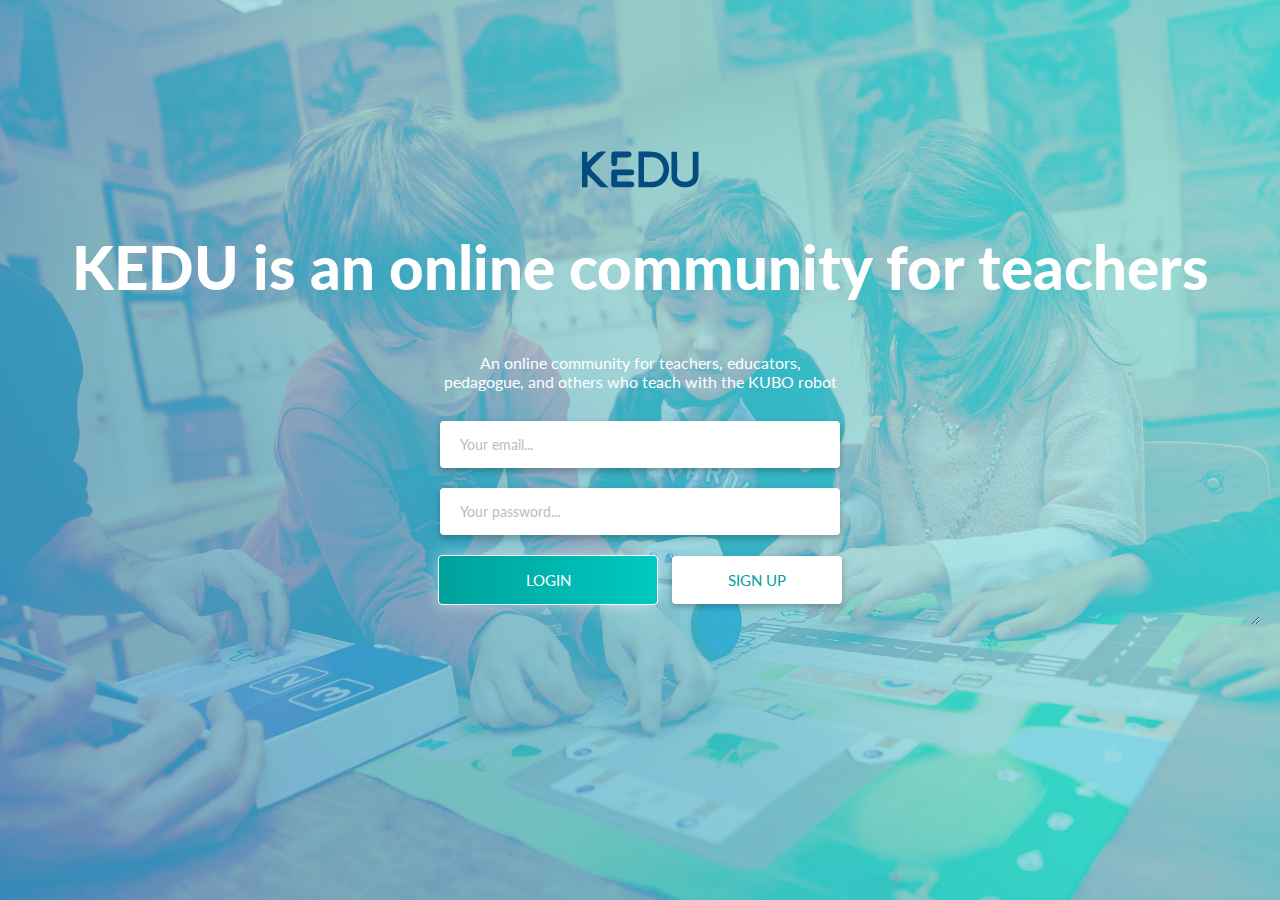
<file: index.html>
<!DOCTYPE html>
<html lang="en">
  <head>
    <meta charset="UTF-8">
    <meta name="description" content="KEDU educators platfrom for teachers - KUBO. Kedu is an online platform for teachers all around the world, find lessonplans and forum debate about the KUBO robot and teaching in general">
    <meta name="keywords" content="KUBO, KEDU, Educational, TagTile, Robot, Teaching, Teachers, Education, Community, Programming, Kids, Plug-and-learn">
    <title>KEDU - KUBO EDUCATION</title>
    <link type="text/css" rel="stylesheet" href="style.css">
    <link rel="icon" type="image/png" sizes="32x32" href="favicon-32x32.png">
    <link href="https://fonts.googleapis.com/css?family=Lato:100,300,400,700,900" rel="stylesheet">
    <script src="javascript.js"></script>
  </head>
  <body id="login">
    <main class="indexcontainer">
      <img src="media/kedu-logo.png" alt="Picture of the KEDU logo">
      <h1>KEDU is an online community for teachers</h1>
      <p class='tagline'>An online community for teachers, educators, pedagogue, and others who teach with the KUBO robot</p>
      <form>
        <input type="text" id="email" placeholder="Your email...">
        <input type="password" id="password" placeholder="Your password...">
        <button type="submit" id="loginbutton" value="login" onclick="login()">LOGIN</button>
        <button type="button" id="signupbutton" value="text" onclick="openPopupMenu()">SIGN UP</button>
      </form>
    </main>
    <div id="popup">
      <div id="popup-main">
        <h2>Sign up as a member of KEDU</h2>
        <form>
          <input type="text" id="emailinput" placeholder="Email">
          <input type="password" id="passwordinput" placeholder="Password">
          <input type="text" id="firstname" placeholder="First Name">
          <input type="text" id="lastname" placeholder="Last Name">
          <input type="text" id="gender" placeholder="Gender">
          <input type="text" id="country" placeholder="Country">
          <input type="text" id="city" placeholder="City">
          <input type="text" id="school" placeholder="School">
          <button type="submit" id="button" value="text" onclick="setInput()">CREATE USER</button>
        </form>
        <div id="close-popup" title="Close popup" onclick="closePopupMenu()">
          <p>X</p>
        </div>
      </div>
    </div>
    <script>
      var popupDiv = document.getElementById("popup");

      function openPopupMenu(){
        popupDiv.style.display = "block";
      }

      function setInput(){
        var email = document.getElementById("emailinput").value;
        var password = document.getElementById("passwordinput").value;
        localStorage.setItem("emailinput", email);
        localStorage.setItem("passwordinput", password);
      }

      function closePopupMenu(){
        popupDiv.style.display = "none";
      }

      function login(){
        if (localStorage.getItem("passwordinput") == document.getElementById("password").value) {
          window.open("dashboard.html");
        }
        else{
          alert("Wrong email/password");
        }
      }
    </script>
  </body>
</html>
</file>
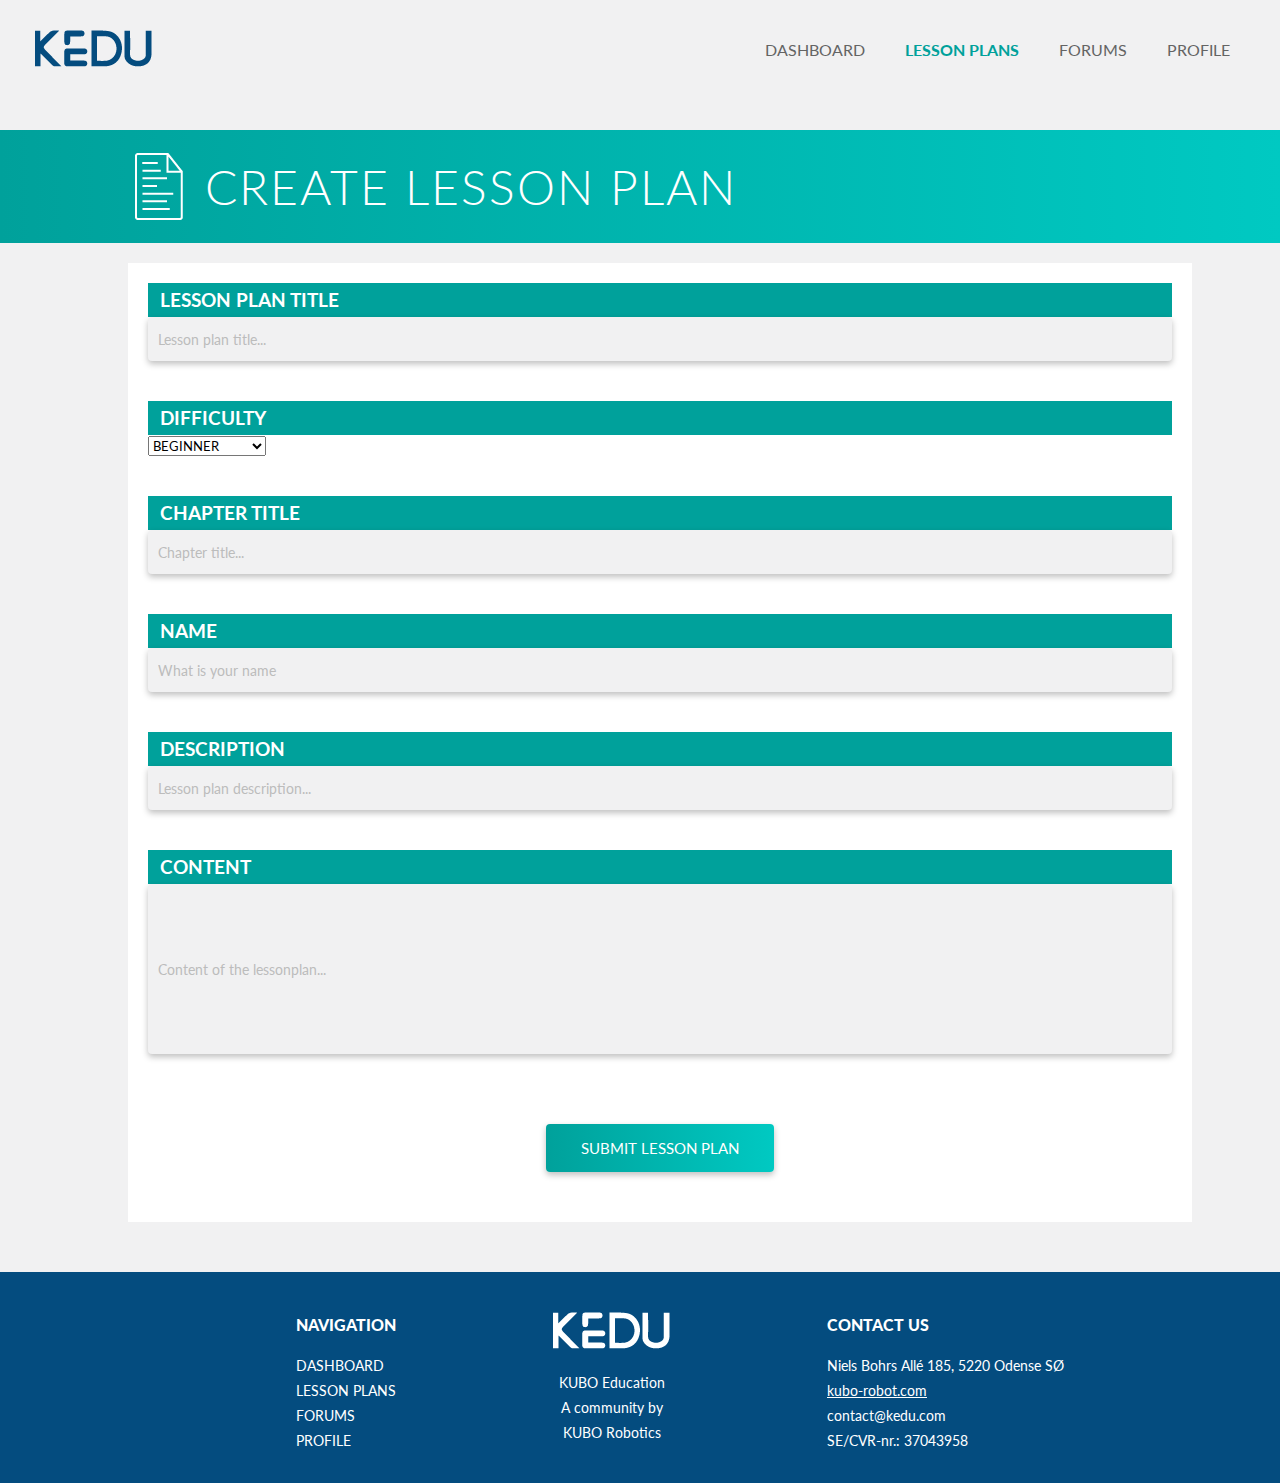
<file: create-lessonplan.html>
<!DOCTYPE html>
<html lang="en">
  <head>
    <meta charset="UTF-8">
    <meta name="description" content="KEDU educators platfrom for teachers - KUBO. Kedu is an online platform for teachers all around the world, find lessonplans and forum debate about the KUBO robot and teaching in general">
    <meta name="keywords" content="KUBO, KEDU, Educational, TagTile, Robot, Teaching, Teachers, Education, Community, Programming, Kids, Plug-and-learn">
    <title>KEDU - Create Lesson Plan</title>
    <link type="text/css" rel="stylesheet" href="style.css">
    <link rel="icon" type="image/png" sizes="32x32" href="favicon-32x32.png">
    <link href="https://fonts.googleapis.com/css?family=Lato:100,300,400,700,900" rel="stylesheet">
    <script src="javascript.js"></script>
  </head>
  <body>
    <header>
      <div class="logo">
        <a href="dashboard.html">
          <img src="media/kedu-logo.png" alt="Picture of the KEDU logo">
        </a>
      </div>
      <div class="headerstyle">
        <nav>
          <ul>
            <li><a href="profile.html">PROFILE</a></li>
            <li><a href="forums.html">FORUMS</a></li>
            <li><a href="lessonplans.html" class="current">LESSON PLANS</a></li>
            <li><a href="dashboard.html">DASHBOARD</a></li>
          </ul>
        </nav>
      </div>
    </header>
    <section id="categories">
      <div class="topbar">
        <div class="topcat">
          <img src="media/lessonplan.png" alt="Vector image of documents representing the lessonplan page">
          <h1>CREATE LESSON PLAN</h1>
        </div>
      </div>
    </section>
    <main class="create-lesson">
      <div class="create-lesson-section">
        <div class="create-lesson-title">
          <h3>LESSON PLAN TITLE</h3>
        </div>
        <input class="lesson-text small-height" type="text" id="lessonplantitle" placeholder="Lesson plan title...">
      </div>
      <div class="create-lesson-section">
        <div class="create-lesson-title">
          <h3>DIFFICULTY</h3>
        </div>
        <form>
          <select id="difficulty">
            <option value="beginner">BEGINNER</option>
            <option value="intermediate">INTERMEDIATE</option>
            <option value="advanced">ADVANCED</option>
          </select>
        </form>
      </div>
      <div class="create-lesson-section">
        <div class="create-lesson-title">
          <h3>CHAPTER TITLE</h3>
        </div>
        <input class="lesson-text small-height" type="text" id="chaptertitle" placeholder="Chapter title...">
      </div>
      <div class="create-lesson-section">
        <div class="create-lesson-title">
          <h3>NAME</h3>
        </div>
        <input class="lesson-text small-height" type="text" id="authorname" placeholder="What is your name">
      </div>
      <div class="create-lesson-section">
        <div class="create-lesson-title">
          <h3>DESCRIPTION</h3>
        </div>
        <input class="lesson-text small-height" type="text" id="lessonplandescription" placeholder="Lesson plan description...">
      </div>
      <div class="create-lesson-section">
        <div class="create-lesson-title">
          <h3>CONTENT</h3>
        </div>
        <input class="lesson-text" type="text" id="lessonplancontent" placeholder="Content of the lessonplan...">
      </div>
      <div class="send-comment">
        <button type="button" onclick="createLesson()">SUBMIT LESSON PLAN</button>
      </div>
    </main>
    <footer>
      <div class="footer-container">
        <div class="footer1">
          <h3>NAVIGATION</h3>
          <a href="dashboard.html">DASHBOARD</a>
          <a href="lessonplans.html">LESSON PLANS</a>
          <a href="forums.html">FORUMS</a>
          <a href="profile.html">PROFILE</a>
        </div>
        <div class="footer2">
          <a href="dashboard.html"> <img src="media/kedu-logo-hvid.png" alt="Picture of the KEDU logo"></a>
          <p>KUBO Education</p>
          <p>A community by</p>
          <p>KUBO Robotics</p>
        </div>
        <div class="footer3">
          <h3>CONTACT US</h3>
          <p>Niels Bohrs Allé 185, 5220 Odense SØ</p>
          <a href="http://kubo-robot.com">kubo-robot.com</a>
          <p>contact@kedu.com</p>
          <p>SE/CVR-nr.: 37043958</p>
        </div>
      </div>
    </footer>
  </body>
</html>
</file>
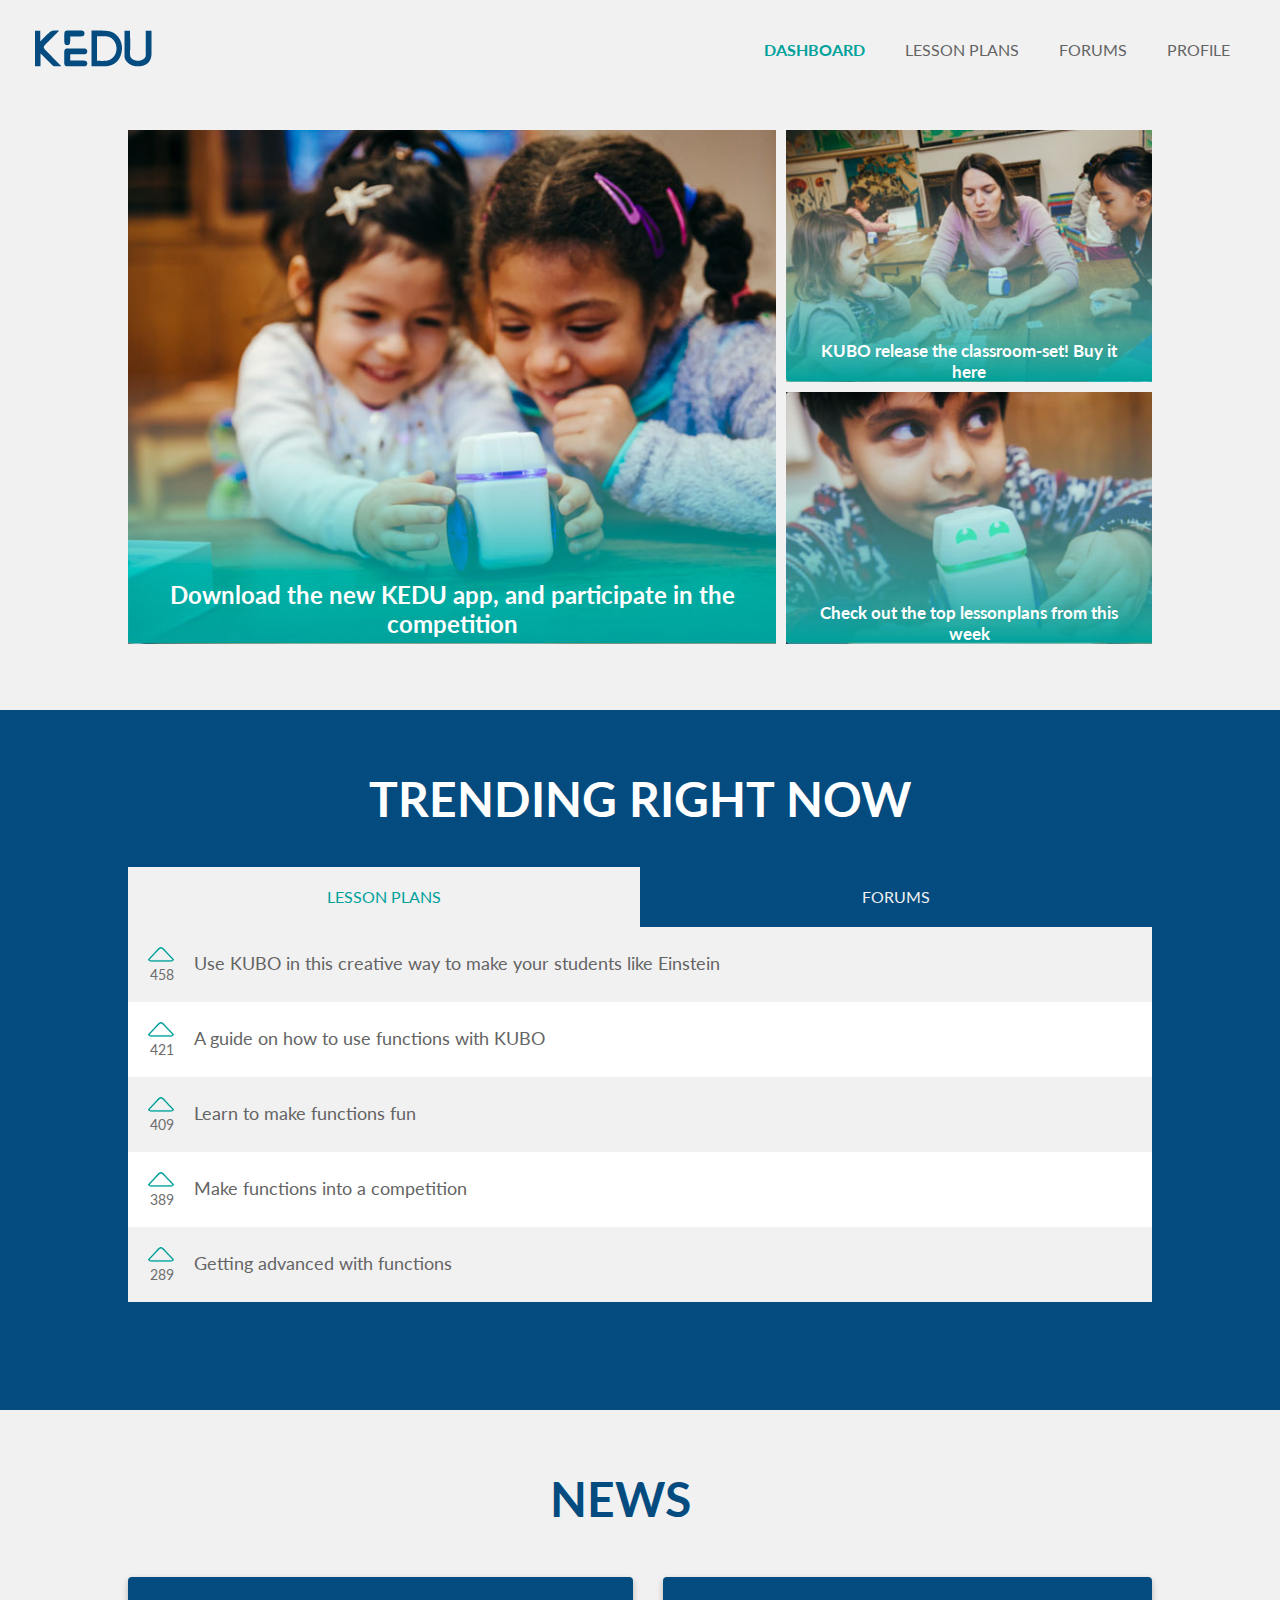
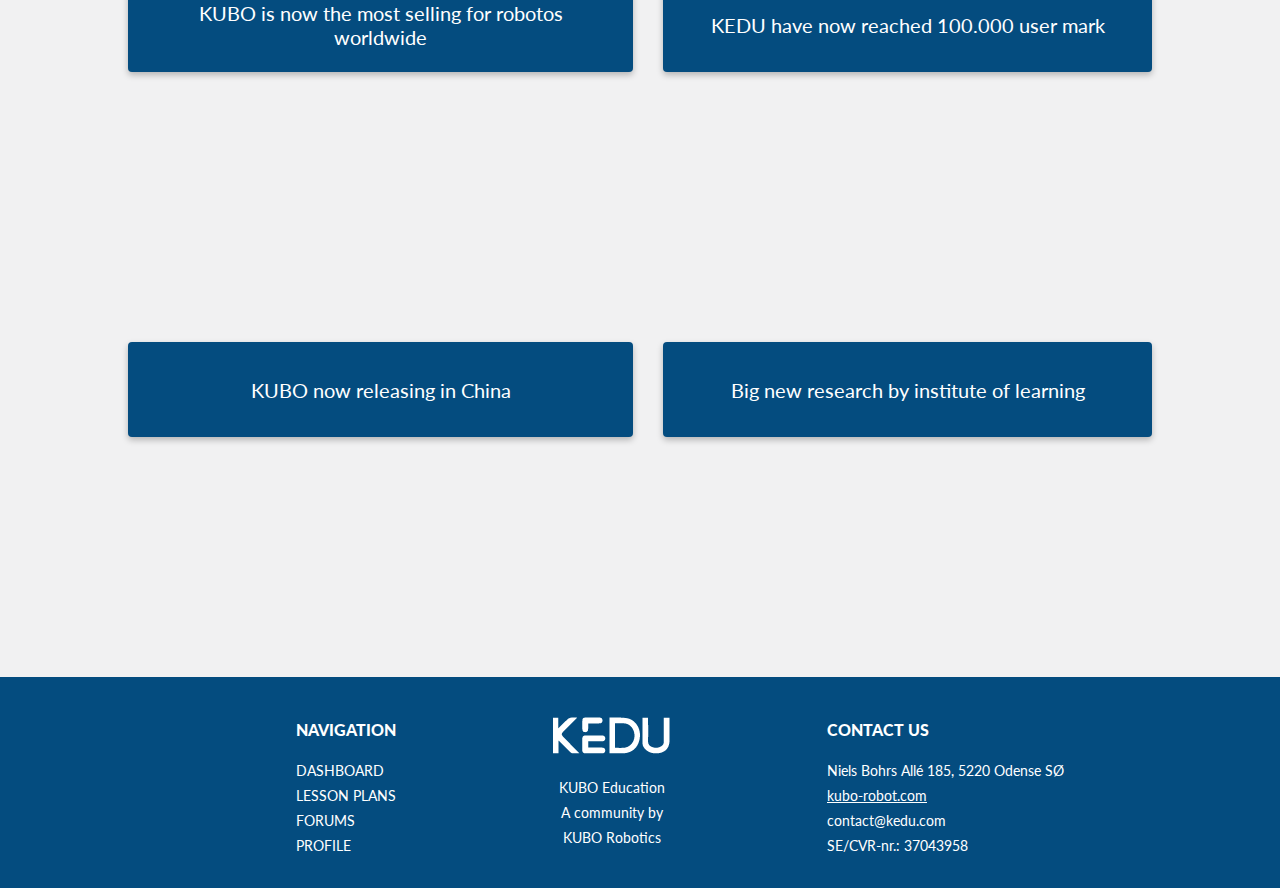
<file: dashboard.html>
<!DOCTYPE html>
<html lang="en">
  <head>
    <meta charset="UTF-8">
    <meta name="description" content="KEDU educators platfrom for teachers - KUBO. Kedu is an online platform for teachers all around the world, find lessonplans and forum debate about the KUBO robot and teaching in general">
    <meta name="keywords" content="KUBO, KEDU, Educational, TagTile, Robot, Teaching, Teachers, Education, Community, Programming, Kids, Plug-and-learn">
    <title>KEDU - Dashboard</title>
    <link type="text/css" rel="stylesheet" href="style.css">
    <link rel="icon" type="image/png" sizes="32x32" href="favicon-32x32.png">
    <link href="https://fonts.googleapis.com/css?family=Lato:100,300,400,700,900" rel="stylesheet">
    <script src="javascript.js"></script>
  </head>
  <body>
    <header>
      <div class="logo">
        <a href="dashboard.html">
          <img src="media/kedu-logo.png" alt="Picture of the KEDU logo">
        </a>
      </div>
      <div class="headerstyle">
        <nav>
          <ul>
            <li><a href="profile.html">PROFILE</a></li>
            <li><a href="forums.html">FORUMS</a></li>
            <li><a href="lessonplans.html">LESSON PLANS</a></li>
            <li><a href="dashboard.html" class="current">DASHBOARD</a></li>
          </ul>
        </nav>
      </div>
    </header>
    <main>
      <section id="intro">
        <div class="grid-container">
          <a href="#" class="item1"><h2 class="bigimagetext">Download the new KEDU app, and participate in the competition</h2></a>
          <a href="#" class="item2"><h2 class="smallimagetext">KUBO release the classroom-set! Buy it here</h2></a>
          <a href="#" class="item3"><h2 class="smallimagetext">Check out the top lessonplans from this week</h2></a>
        </div>
      </section>
      <section id="trending">
        <h2>TRENDING RIGHT NOW</h2>
        <div id="lessonplanfrontcontainer">
          <div class="category active">
            <p onclick="changeCategory()">LESSON PLANS</p>
          </div>
          <div class="category">
            <p onclick="changeCategory2()">FORUMS</p>
          </div>
          <div class="vote">
            <div id="votebutton" onclick="vote(); this.onclick=null;">
              <input class="votenumber" type="text" id="number" value="458" disabled>
            </div>
            <p class="posttext">Use KUBO in this creative way to make your students like Einstein</p>
          </div>
          <div class="vote white">
            <div id="votebutton2" onclick="vote2(); this.onclick=null;">
              <input class="votenumber" type="text" id="number2" value="421" disabled>
            </div>
            <p class="posttext">A guide on how to use functions with KUBO</p>
          </div>
          <div class="vote">
            <div id="votebutton3" onclick="vote3(); this.onclick=null;">
              <input class="votenumber" type="text" id="number3" value="409" disabled>
            </div>
            <p class="posttext">Learn to make functions fun</p>
          </div>
          <div class="vote white">
            <div id="votebutton4" onclick="vote4(); this.onclick=null;">
              <input class="votenumber" type="text" id="number4" value="389" disabled>
            </div>
            <p class="posttext">Make functions into a competition</p>
          </div>
          <div class="vote">
            <div id="votebutton5" onclick="vote5(); this.onclick=null;">
              <input class="votenumber" type="text" id="number5" value="289" disabled>
            </div>
            <p class="posttext">Getting advanced with functions</p>
          </div>
        </div>
        <div id="forumfrontcontainer">
          <div class="category">
            <p onclick="changeCategory()">LESSON PLANS</p>
          </div>
          <div class="category active">
            <p onclick="changeCategory2()">FORUMS</p>
          </div>
          <div class="vote">
            <div id="votebutton6" onclick="vote6(); this.onclick=null;">
              <input class="votenumber" type="text" id="number6" value="823" disabled>
            </div>
            <p class="posttext">Download the new KEDU app, and participate in the competition</p>
          </div>
          <div class="vote white">
            <div id="votebutton7" onclick="vote7(); this.onclick=null;">
              <input class="votenumber" type="text" id="number7" value="465" disabled>
            </div>
            <p class="posttext">KUBO release the KUBO classroom-set!</p>
          </div>
          <div class="vote">
            <div id="votebutton8" onclick="vote8(); this.onclick=null;">
              <input class="votenumber" type="text" id="number8" value="423" disabled>
            </div>
            <p class="posttext">New popular way to use the KUBO robot</p>
          </div>
          <div class="vote white">
            <div id="votebutton9" onclick="vote9(); this.onclick=null;">
              <input class="votenumber" type="text" id="number9" value="278" disabled>
            </div>
            <p class="posttext">Discussion: How do other teacher use KUBO in class.</p>
          </div>
          <div class="vote">
            <div id="votebutton10" onclick="vote10(); this.onclick=null;">
              <input class="votenumber" type="text" id="number10" value="129" disabled>
            </div>
            <p class="posttext">How do i convince my school to buy the new classroom-set</p>
          </div>
        </div>
      </section>
      <section id="news">
        <h2>NEWS</h2>
        <div class="news-container">
          <button class="newsbutton news1"><span class="newstitle">KUBO is now the most selling for robotos worldwide</span></button>
          <div class="news-content news1">
            <p>KUBO’s Coding License was designed to give students aged four to 10 a strong foundational understanding of
              TagTile® coding. Split into five sections, it introduces concepts such as sequences, functions, subroutines,
              and loops. It is beginner-friendly and gets progressively harder as students develop their understanding of
              programming.KUBO’s Coding License was designed to give students aged four to 10 a strong foundational
              understanding of TagTile® coding. Split into five sections, it introduces concepts such as sequences,
              functions, subroutines, and loops. It is beginner-friendly and gets progressively harder as students develop
              their understanding of programming.</p>
          </div>
          <button class="newsbutton news2"><span class="newstitle">KEDU have now reached 100.000 user mark</span></button>
          <div class="news-content news2">
            <p>Using real content during design can distract designers and design review teams alike away from the design,
              and insisting on always using publication-ready content can be a real drag on the design process. On the other
              hand, if you use poorly formatted filler text you may get a completely false sense of how your design will
              interact with real content. We propose a compromise: Only use filler text that has been edited for length and
              format to match the characteristics of real content as closely as possible, and use real content where possible,
              and where it doesn’t create too much distraction.</p>
          </div>
          <button class="newsbutton news3"><span class="newstitle">KUBO now releasing in China</span></button>
          <div class="news-content news3">
            <p>Using real content during design can distract designers and design review teams alike away from the design, and
              insisting on always using publication-ready content can be a real drag on the design process. On the other hand,
              if you use poorly formatted filler text you may get a completely false sense of how your design will interact with
              real content. We propose a compromise: Only use filler text that has been edited for length and format to match
              the characteristics of real content as closely as possible, and use real content where possible, and where it
              doesn’t create too much distraction.</p>
          </div>
          <button class="newsbutton news4"><span class="newstitle">Big new research by institute of learning</span></button>
          <div class="news-content news4">
            <p>Using real content during design can distract designers and design review teams alike away from the design, and
              insisting on always using publication-ready content can be a real drag on the design process. On the other hand, if
              you use poorly formatted filler text you may get a completely false sense of how your design will interact with real
              content. We propose a compromise: Only use filler text that has been edited for length and format to match the
              characteristics of real content as closely as possible, and use real content where possible, and where it doesn’t
              create too much distraction.</p>
          </div>
        </div>
        <footer>
          <div class="footer-container">
            <div class="footer1">
              <h3>NAVIGATION</h3>
              <a href="dashboard.html">DASHBOARD</a>
              <a href="lessonplans.html">LESSON PLANS</a>
              <a href="forums.html">FORUMS</a>
              <a href="profile.html">PROFILE</a>
            </div>
            <div class="footer2">
              <a href="dashboard.html"> <img src="media/kedu-logo-hvid.png" alt="Picture of the KEDU logo"></a>
              <p>KUBO Education</p>
              <p>A community by</p>
              <p>KUBO Robotics</p>
            </div>
            <div class="footer3">
              <h3>CONTACT US</h3>
              <p>Niels Bohrs Allé 185, 5220 Odense SØ</p>
              <a href="http://kubo-robot.com">kubo-robot.com</a>
              <p>contact@kedu.com</p>
              <p>SE/CVR-nr.: 37043958</p>
            </div>
          </div>
        </footer>
      </section>
    </main>
    <script>
      var accordions = document.getElementsByClassName("newsbutton");
      for (var i = 0; i < accordions.length; i++){
        accordions[i].onclick = function funct(){
          var content = this.nextElementSibling;
          if (content.style.maxHeight){
            content.style.maxHeight = null;
          }
          else{
            content.style.maxHeight = content.scrollHeight + "px";
          }
        }
      }
    </script>
  </body>
</html>
</file>
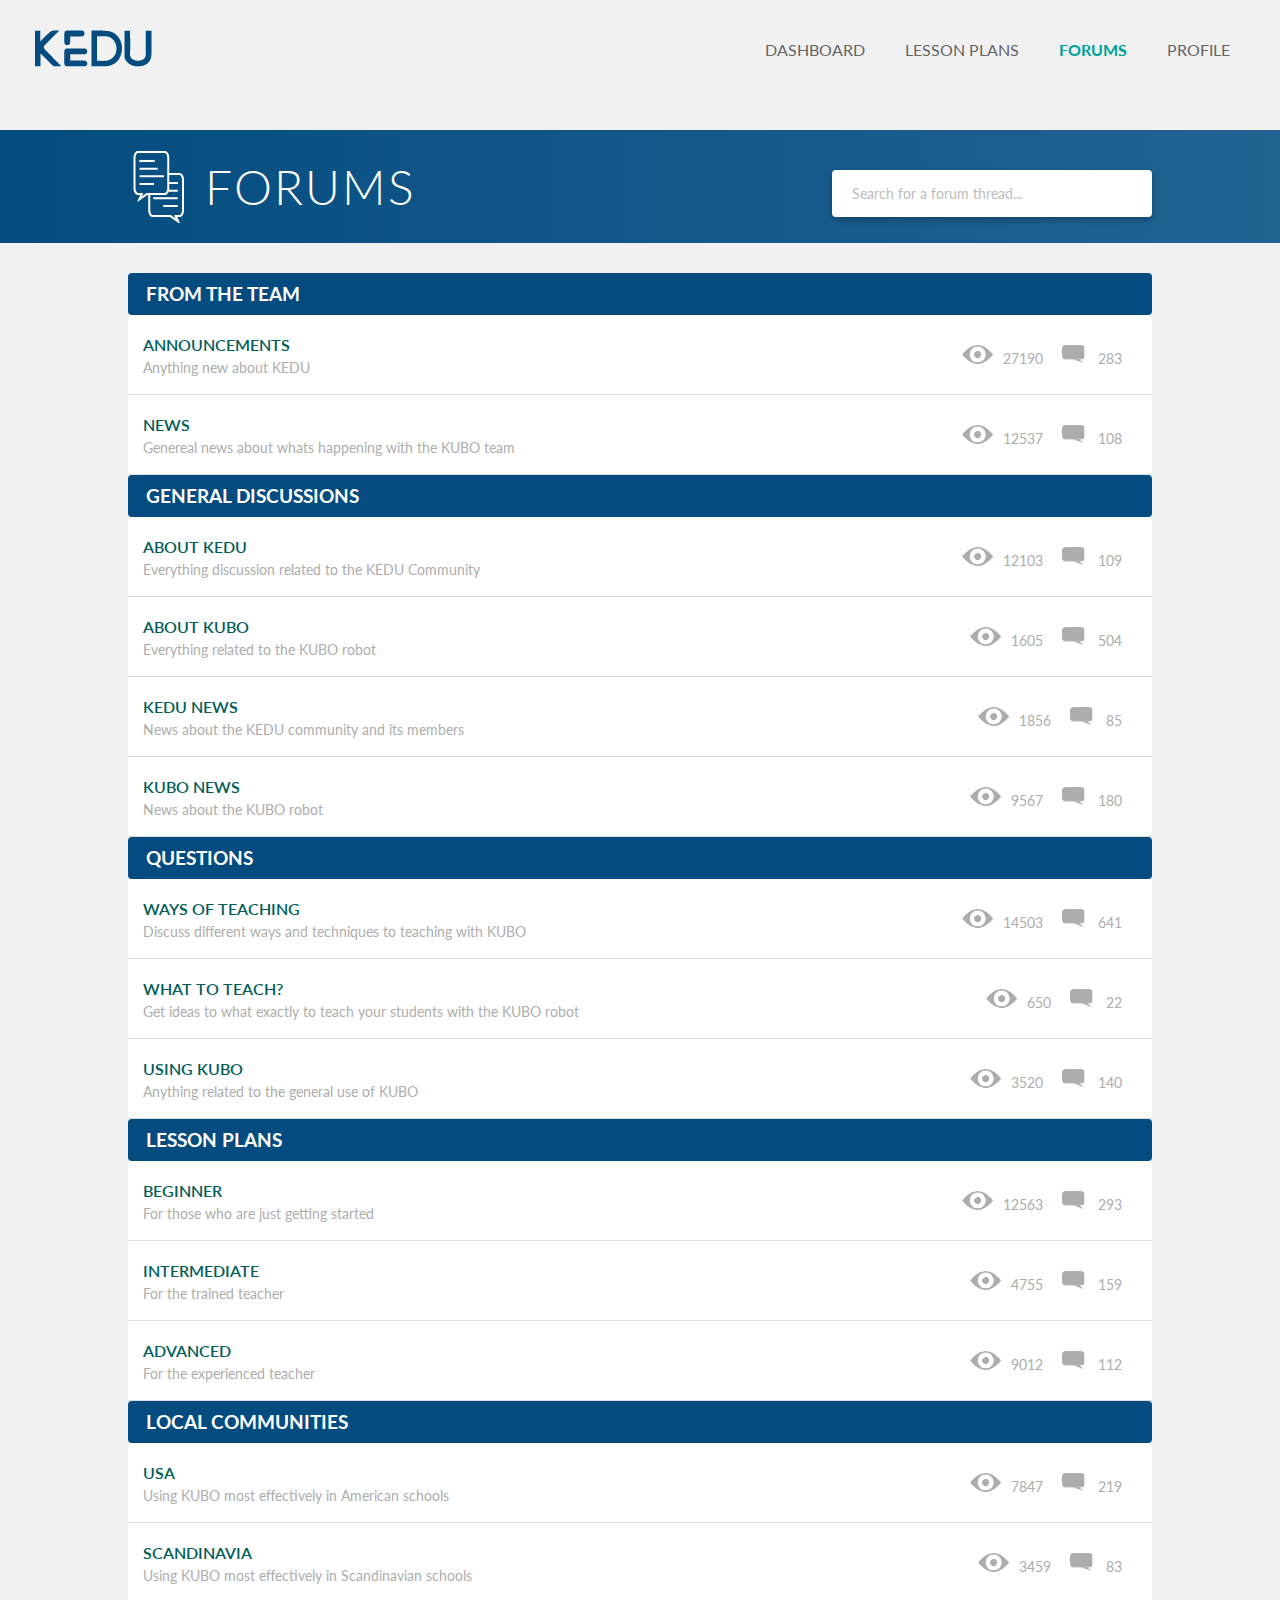
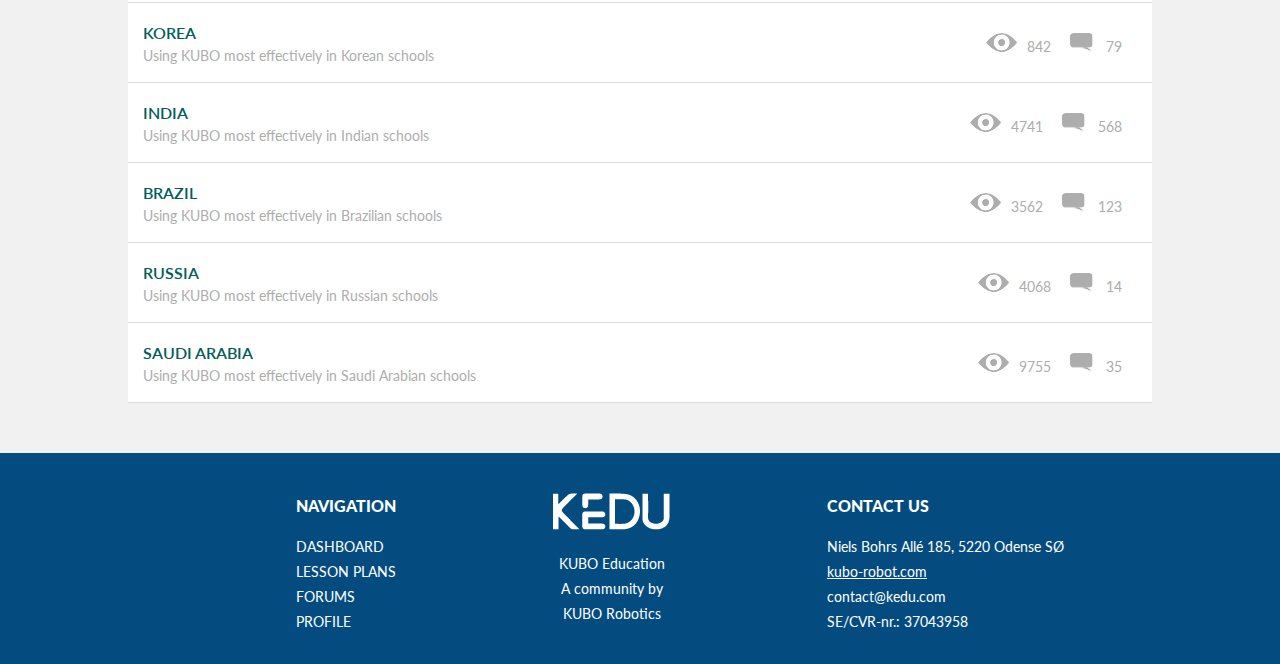
<file: forums.html>
<!DOCTYPE html>
<html lang="en">
  <head>
    <meta charset="UTF-8">
    <meta name="description" content="KEDU educators platfrom for teachers - KUBO. Kedu is an online platform for teachers all around the world, find lessonplans and forum debate about the KUBO robot and teaching in general">
    <meta name="keywords" content="KUBO, KEDU, Educational, TagTile, Robot, Teaching, Teachers, Education, Community, Programming, Kids, Plug-and-learn">
    <title>KEDU - Forums</title>
    <link type="text/css" rel="stylesheet" href="style.css">
    <link rel="icon" type="image/png" sizes="32x32" href="favicon-32x32.png">
    <link href="https://fonts.googleapis.com/css?family=Lato:100,300,400,700,900" rel="stylesheet">
    <script src="javascript.js"></script>
  </head>
  <body>
    <header>
      <div class="logo">
        <a href="dashboard.html">
          <img src="media/kedu-logo.png" alt="Picture of the KEDU logo">
        </a>
      </div>
      <div class="headerstyle">
        <nav>
          <ul>
            <li><a href="profile.html">PROFILE</a></li>
            <li><a href="forums.html" class="current">FORUMS</a></li>
            <li><a href="lessonplans.html">LESSON PLANS</a></li>
            <li><a href="dashboard.html">DASHBOARD</a></li>
          </ul>
        </nav>
      </div>
    </header>
    <main>
      <section id="forumtop">
        <div class="topbar">
          <div class="topcat">
            <img src="media/forums.png" alt="Vecotr picture of documents, that represents the forum page">
            <h1>FORUMS</h1>
            <div class="searchbar">
              <input type="text" placeholder="Search for a forum thread...">
            </div>
          </div>
        </div>
      </section>
      <div class="forums">
        <div class="forumtitle">
          <h3>FROM THE TEAM</h3>
        </div>
        <a href="subforum.html" class="forumsubject">
          <div class="forumleft">
            <h4>ANNOUNCEMENTS</h4>
            <p>Anything new about KEDU</p>
          </div>
          <div class="forumright">
            <img src="media/eye.png" alt="Icon that represents the difficulty of the lesson">
            <p>27190</p>
            <img src="media/speechbubble.png" alt="Icon that shows how many comments a object has got">
            <p>283</p>
          </div>
        </a>
        <a href="subforum.html" class="forumsubject">
          <div class="forumleft">
            <h4>NEWS</h4>
            <p>Genereal news about whats happening with the KUBO team</p>
          </div>
          <div class="forumright">
            <img src="media/eye.png" alt="Icon that represents the difficulty of the lesson">
            <p>12537</p>
            <img src="media/speechbubble.png" alt="Icon that shows how many comments a object has got">
            <p>108</p>
          </div>
        </a>
      </div>
      <div class="forums">
        <div class="forumtitle">
          <h3>GENERAL DISCUSSIONS</h3>
        </div>
        <a href="subforum.html" class="forumsubject">
          <div class="forumleft">
            <h4>ABOUT KEDU</h4>
            <p>Everything discussion related to the KEDU Community</p>
          </div>
          <div class="forumright">
            <img src="media/eye.png" alt="Icon that represents the difficulty of the lesson">
            <p>12103</p>
            <img src="media/speechbubble.png" alt="Icon that shows how many comments a object has got">
            <p>109</p>
          </div>
        </a>
        <a href="subforum.html" class="forumsubject">
          <div class="forumleft">
            <h4>ABOUT KUBO</h4>
            <p>Everything related to the KUBO robot</p>
          </div>
          <div class="forumright">
            <img src="media/eye.png" alt="Icon that represents the difficulty of the lesson">
            <p>1605</p>
            <img src="media/speechbubble.png" alt="Icon that shows how many comments a object has got">
            <p>504</p>
          </div>
        </a>
        <a href="subforum.html" class="forumsubject">
          <div class="forumleft">
            <h4>KEDU NEWS</h4>
            <p>News about the KEDU community and its members</p>
          </div>
          <div class="forumright">
            <img src="media/eye.png" alt="Icon that represents the difficulty of the lesson">
            <p>1856</p>
            <img src="media/speechbubble.png" alt="Icon that shows how many comments a object has got">
            <p>85</p>
          </div>
        </a>
        <a href="subforum.html" class="forumsubject">
          <div class="forumleft">
            <h4>KUBO NEWS</h4>
            <p>News about the KUBO robot</p>
          </div>
          <div class="forumright">
            <img src="media/eye.png" alt="Icon that represents the difficulty of the lesson">
            <p>9567</p>
            <img src="media/speechbubble.png" alt="Icon that shows how many comments a object has got">
            <p>180</p>
          </div>
        </a>
      </div>
      <div class="forums">
        <div class="forumtitle">
          <h3>QUESTIONS</h3>
        </div>
        <a href="subforum.html" class="forumsubject">
          <div class="forumleft">
            <h4>WAYS OF TEACHING</h4>
            <p>Discuss different ways and techniques to teaching with KUBO</p>
          </div>
          <div class="forumright">
            <img src="media/eye.png" alt="Icon that represents the difficulty of the lesson">
            <p>14503</p>
            <img src="media/speechbubble.png" alt="Icon that shows how many comments a object has got">
            <p>641</p>
          </div>
        </a>
        <a href="subforum.html" class="forumsubject">
          <div class="forumleft">
            <h4>WHAT TO TEACH?</h4>
            <p>Get ideas to what exactly to teach your students with the KUBO robot</p>
          </div>
          <div class="forumright">
            <img src="media/eye.png" alt="Icon that represents the difficulty of the lesson">
            <p>650</p>
            <img src="media/speechbubble.png" alt="Icon that shows how many comments a object has got">
            <p>22</p>
          </div>
        </a>
        <a href="subforum.html" class="forumsubject">
          <div class="forumleft">
            <h4>USING KUBO</h4>
            <p>Anything related to the general use of KUBO</p>
          </div>
          <div class="forumright">
            <img src="media/eye.png" alt="Icon that represents the difficulty of the lesson">
            <p>3520</p>
            <img src="media/speechbubble.png" alt="Icon that shows how many comments a object has got">
            <p>140</p>
          </div>
        </a>
      </div>
      <div class="forums">
        <div class="forumtitle">
          <h3>LESSON PLANS</h3>
        </div>
        <a href="subforum.html" class="forumsubject">
          <div class="forumleft">
            <h4>BEGINNER</h4>
            <p>For those who are just getting started</p>
          </div>
          <div class="forumright">
            <img src="media/eye.png" alt="Icon that represents the difficulty of the lesson">
            <p>12563</p>
            <img src="media/speechbubble.png" alt="Icon that shows how many comments a object has got">
            <p>293</p>
          </div>
        </a>
        <a href="subforum.html" class="forumsubject">
          <div class="forumleft">
            <h4>INTERMEDIATE</h4>
            <p>For the trained teacher</p>
          </div>
          <div class="forumright">
            <img src="media/eye.png" alt="Icon that represents the difficulty of the lesson">
            <p>4755</p>
            <img src="media/speechbubble.png" alt="Icon that shows how many comments a object has got">
            <p>159</p>
          </div>
        </a>
        <a href="subforum.html" class="forumsubject">
          <div class="forumleft">
            <h4>ADVANCED</h4>
            <p>For the experienced teacher</p>
          </div>
          <div class="forumright">
            <img src="media/eye.png" alt="Icon that represents the difficulty of the lesson">
            <p>9012</p>
            <img src="media/speechbubble.png" alt="Icon that shows how many comments a object has got">
            <p>112</p>
          </div>
        </a>
      </div>
      <div class="forums">
        <div class="forumtitle">
          <h3>LOCAL COMMUNITIES</h3>
        </div>
        <a href="subforum.html" class="forumsubject">
          <div class="forumleft">
            <h4>USA</h4>
            <p>Using KUBO most effectively in American schools</p>
          </div>
          <div class="forumright">
            <img src="media/eye.png" alt="Icon that represents the difficulty of the lesson">
            <p>7847</p>
            <img src="media/speechbubble.png" alt="Icon that shows how many comments a object has got">
            <p>219</p>
          </div>
        </a>
        <a href="subforum.html" class="forumsubject">
          <div class="forumleft">
            <h4>SCANDINAVIA</h4>
            <p>Using KUBO most effectively in Scandinavian schools</p>
          </div>
          <div class="forumright">
            <img src="media/eye.png" alt="Icon that represents the difficulty of the lesson">
            <p>3459</p>
            <img src="media/speechbubble.png" alt="Icon that shows how many comments a object has got">
            <p>83</p>
          </div>
        </a>
        <a href="subforum.html" class="forumsubject">
          <div class="forumleft">
            <h4>KOREA</h4>
            <p>Using KUBO most effectively in Korean schools</p>
          </div>
          <div class="forumright">
            <img src="media/eye.png" alt="Icon that represents the difficulty of the lesson">
            <p>842</p>
            <img src="media/speechbubble.png" alt="Icon that shows how many comments a object has got">
            <p>79</p>
          </div>
        </a>
        <a href="subforum.html" class="forumsubject">
          <div class="forumleft">
            <h4>INDIA</h4>
            <p>Using KUBO most effectively in Indian schools</p>
          </div>
          <div class="forumright">
            <img src="media/eye.png" alt="Icon that represents the difficulty of the lesson">
            <p>4741</p>
            <img src="media/speechbubble.png" alt="Icon that shows how many comments a object has got">
            <p>568</p>
          </div>
        </a>
        <a href="subforum.html" class="forumsubject">
          <div class="forumleft">
            <h4>BRAZIL</h4>
            <p>Using KUBO most effectively in Brazilian schools</p>
          </div>
          <div class="forumright">
            <img src="media/eye.png" alt="Icon that represents the difficulty of the lesson">
            <p>3562</p>
            <img src="media/speechbubble.png" alt="Icon that shows how many comments a object has got">
            <p>123</p>
          </div>
        </a>
        <a href="subforum.html" class="forumsubject">
          <div class="forumleft">
            <h4>RUSSIA</h4>
            <p>Using KUBO most effectively in Russian schools</p>
          </div>
          <div class="forumright">
            <img src="media/eye.png" alt="Icon that represents the difficulty of the lesson">
            <p>4068</p>
            <img src="media/speechbubble.png" alt="Icon that shows how many comments a object has got">
            <p>14</p>
          </div>
        </a>
        <a href="subforum.html" class="forumsubject">
          <div class="forumleft">
            <h4>SAUDI ARABIA</h4>
            <p>Using KUBO most effectively in Saudi Arabian schools</p>
          </div>
          <div class="forumright">
            <img src="media/eye.png" alt="Icon that represents the difficulty of the lesson">
            <p>9755</p>
            <img src="media/speechbubble.png" alt="Icon that shows how many comments a object has got">
            <p>35</p>
          </div>
        </a>
      </div>
    </main>
    <footer>
      <div class="footer-container">
        <div class="footer1">
          <h3>NAVIGATION</h3>
          <a href="dashboard.html">DASHBOARD</a>
          <a href="lessonplans.html">LESSON PLANS</a>
          <a href="forums.html">FORUMS</a>
          <a href="profile.html">PROFILE</a>
        </div>
        <div class="footer2">
          <a href="dashboard.html"> <img src="media/kedu-logo-hvid.png" alt="Picture of the KEDU logo"></a>
          <p>KUBO Education</p>
          <p>A community by</p>
          <p>KUBO Robotics</p>
        </div>
        <div class="footer3">
          <h3>CONTACT US</h3>
          <p>Niels Bohrs Allé 185, 5220 Odense SØ</p>
          <a href="http://kubo-robot.com">kubo-robot.com</a>
          <p>contact@kedu.com</p>
          <p>SE/CVR-nr.: 37043958</p>
        </div>
      </div>
    </footer>
  </body>
</html>
</file>
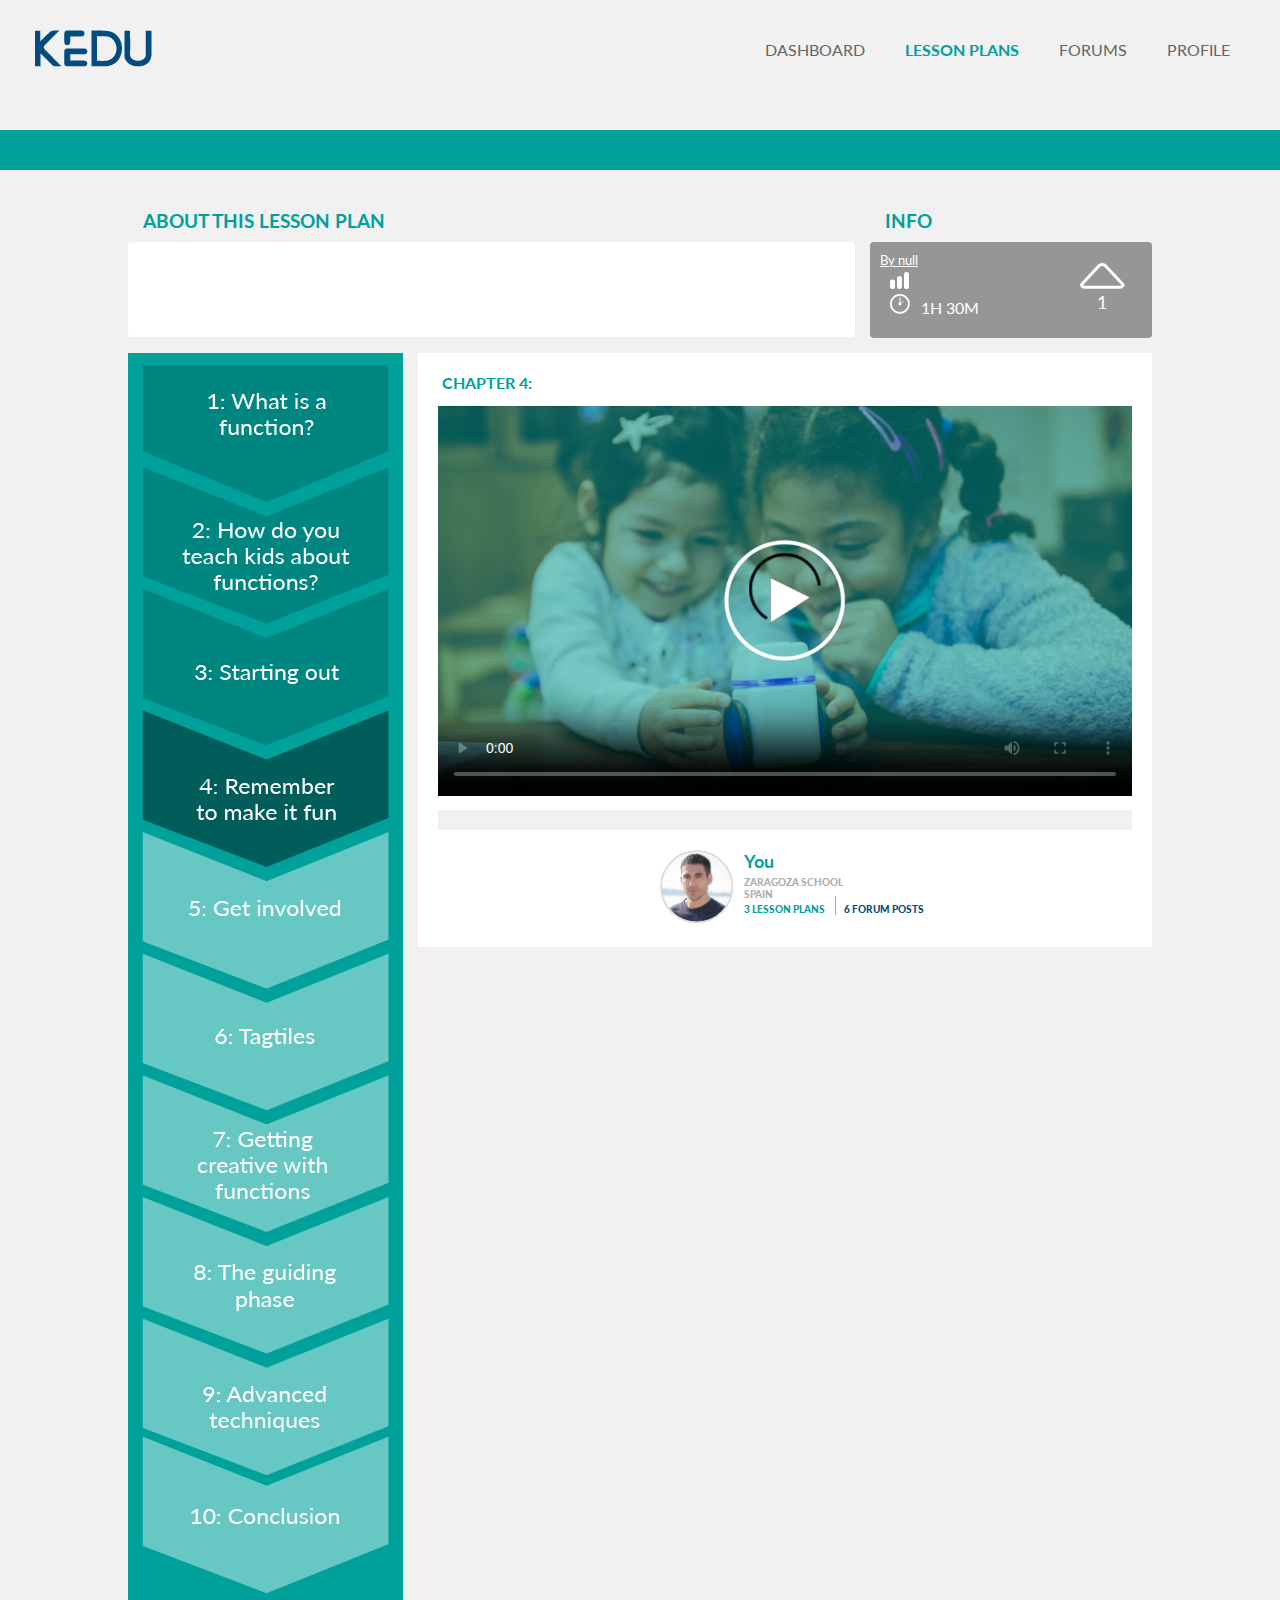
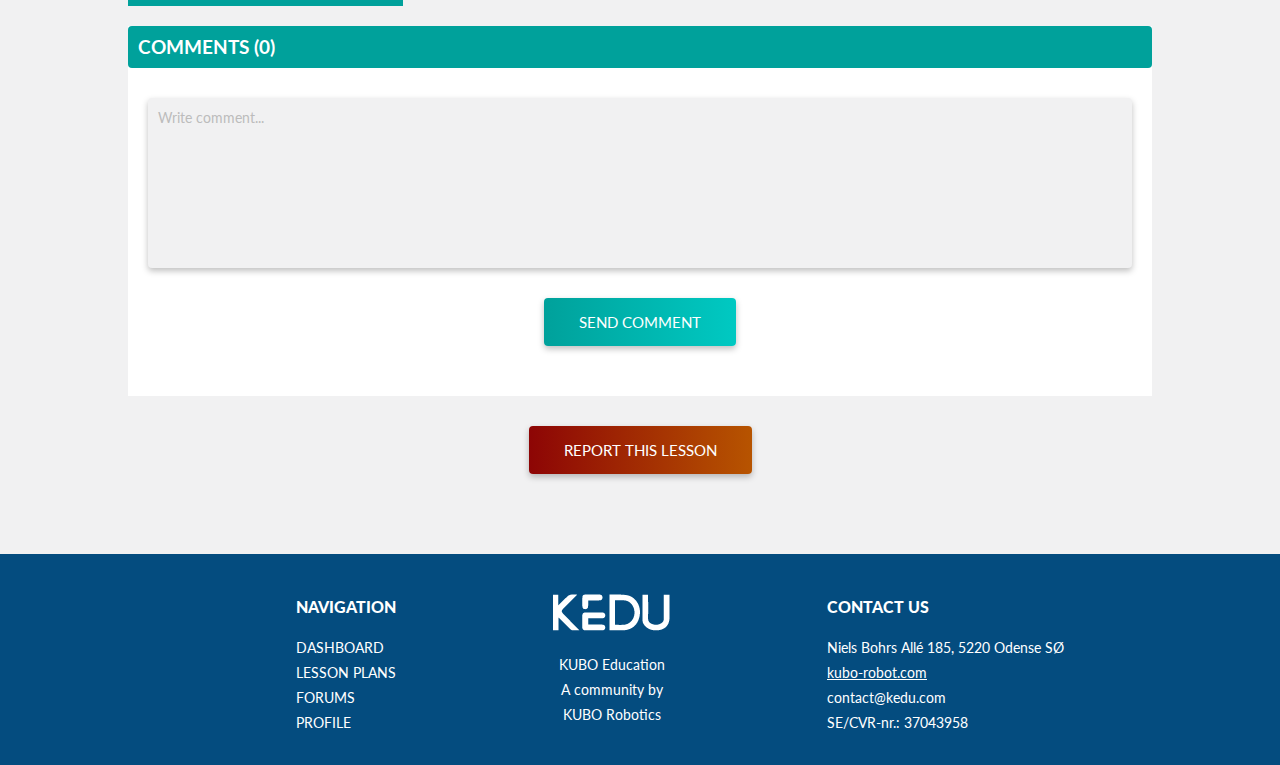
<file: lessonplan-created.html>
<!DOCTYPE html>
<html lang="en">
  <head>
    <meta charset="UTF-8">
    <meta name="description" content="KEDU educators platfrom for teachers - KUBO. Kedu is an online platform for teachers all around the world, find lessonplans and forum debate about the KUBO robot and teaching in general">
    <meta name="keywords" content="KUBO, KEDU, Educational, TagTile, Robot, Teaching, Teachers, Education, Community, Programming, Kids, Plug-and-learn">
    <title>KEDU - A Lesson Plan</title>
    <link type="text/css" rel="stylesheet" href="style.css">
    <link rel="icon" type="image/png" sizes="32x32" href="favicon-32x32.png">
    <link href="https://fonts.googleapis.com/css?family=Lato:100,300,400,700,900" rel="stylesheet">
    <script src="javascript.js"></script>
  </head>
  <body>
    <header>
      <div class="logo">
        <a href="dashboard.html">
          <img src="media/kedu-logo.png" alt="Picture of the KEDU logo">
        </a>
      </div>
      <div class="headerstyle">
        <nav>
          <ul>
            <li><a href="profile.html">PROFILE</a></li>
            <li><a href="forums.html">FORUMS</a></li>
            <li><a href="lessonplans.html" class="current">LESSON PLANS</a></li>
            <li><a href="dashboard.html">DASHBOARD</a></li>
          </ul>
        </nav>
      </div>
    </header>
    <main>
      <section id="top">
        <div class="topdiv">
          <h1 id="lessonplantitlez">A guide on how to use functions with KUBO</h1>
        </div>
      </section>
      <section id="lessonplancontainer">
        <div class="about">
          <h3>ABOUT THIS LESSON PLAN</h3>
          <p id="lessonplandescription">KUBO’s Coding License was designed to give students aged four to 10 a strong foundational understanding of TagTile® coding. Split into five sections, it introduces concepts such as sequences, functions, subroutines, and loops. It is beginner-friendly and gets progressively harder as students develop their understanding of programming.</p>
        </div>
        <div class="info">
          <h3>INFO</h3>
          <div class="infobox">
            <a href="" id="authorname" class="author"></a>
            <div class="infolevel">
              <img src="media/advanced.png" alt="Icon that represents the difficulty of the lesson">
              <p id="difficulty"></p>
            </div>
            <div class="infoclock">
              <img src="media/clock.png" alt="Icon that represents the estimated time of the lesson">
              <p>1H 30M</p>
            </div>
            <div class="infovote">
              <div class="votelesson">
                <div id="votebutton11" onclick="vote11(); this.onclick=null;">
                  <input class="votenumber-white" type="text" id="number11" value="1" disabled>
                </div>
              </div>
            </div>
          </div>
        </div>
        <div class="aside">
          <img src="media/asidebar.png" alt="Prototype image of the aside menu bar">
        </div>
        <div class="main">
          <p class="chapter">CHAPTER 4:</p>
          <h2 id="chaptertitle">-</h2>
          <video class="lessonvideo" poster="media/thumbnail.png" controls>
              <source src="#" type="video/mp4">
          </video>
          <div class="maintext">
            <p id="lessonplancontent"></p>
          </div>
          <div class="author">
            <div class="forumleft">
              <div class="profileimage">
                <img src="media/fernando.png" alt="User profile picture of a generated personality Fernando Renchez">
              </div>
              <div class="profiletext">
                <h4>You</h4>
                <p>ZARAGOZA SCHOOL</p>
                <p>SPAIN</p>
                <p class="green">3 LESSON PLANS</p><p class="blue">6 FORUM POSTS</p>
              </div>
            </div>
          </div>
        </div>
      </section>
      <section id="comment-section">
        <div class="main-comment">
          <h3 class="comment-title">COMMENTS (0)</h3>
          <div class="comment-content">
            <textarea class="comment-text" placeholder="Write comment..."></textarea>
            <div class="send-comment">
              <button type="button">SEND COMMENT</button>
            </div>
          </div>
        </div>
        <div class="report-lessonplan">
          <button type="button">REPORT THIS LESSON</button>
        </div>
      </section>
    </main>
    <footer>
      <div class="footer-container">
        <div class="footer1">
          <h3>NAVIGATION</h3>
          <a href="dashboard.html">DASHBOARD</a>
          <a href="lessonplans.html">LESSON PLANS</a>
          <a href="forums.html">FORUMS</a>
          <a href="profile.html">PROFILE</a>
        </div>
        <div class="footer2">
          <a href="dashboard.html"> <img src="media/kedu-logo-hvid.png" alt="Picture of the KEDU logo"></a>
          <p>KUBO Education</p>
          <p>A community by</p>
          <p>KUBO Robotics</p>
        </div>
        <div class="footer3">
          <h3>CONTACT US</h3>
          <p>Niels Bohrs Allé 185, 5220 Odense SØ</p>
          <a href="http://kubo-robot.com">kubo-robot.com</a>
          <p>contact@kedu.com</p>
          <p>SE/CVR-nr.: 37043958</p>
        </div>
      </div>
    </footer>
    <script>
      var lessonplantitle = localStorage.getItem('lessonplantitle');
      var authorname = localStorage.getItem('authorname');
      var lessonplandescription = localStorage.getItem('lessonplandescription');
      var lessonplancontent = localStorage.getItem('lessonplancontent');
      var chaptertitle = localStorage.getItem('chaptertitle');
      var difficulty = localStorage.getItem('difficulty');
      document.getElementById("lessonplantitlez").innerHTML = lessonplantitle;
      document.getElementById("authorname").innerHTML = "By " + authorname;
      document.getElementById("lessonplandescription").innerHTML = lessonplandescription;
      document.getElementById("lessonplancontent").innerHTML = lessonplancontent;
      document.getElementById("chaptertitle").innerHTML = chaptertitle;
      document.getElementById("difficulty").innerHTML = difficulty;
    </script>
  </body>
</html>
</file>
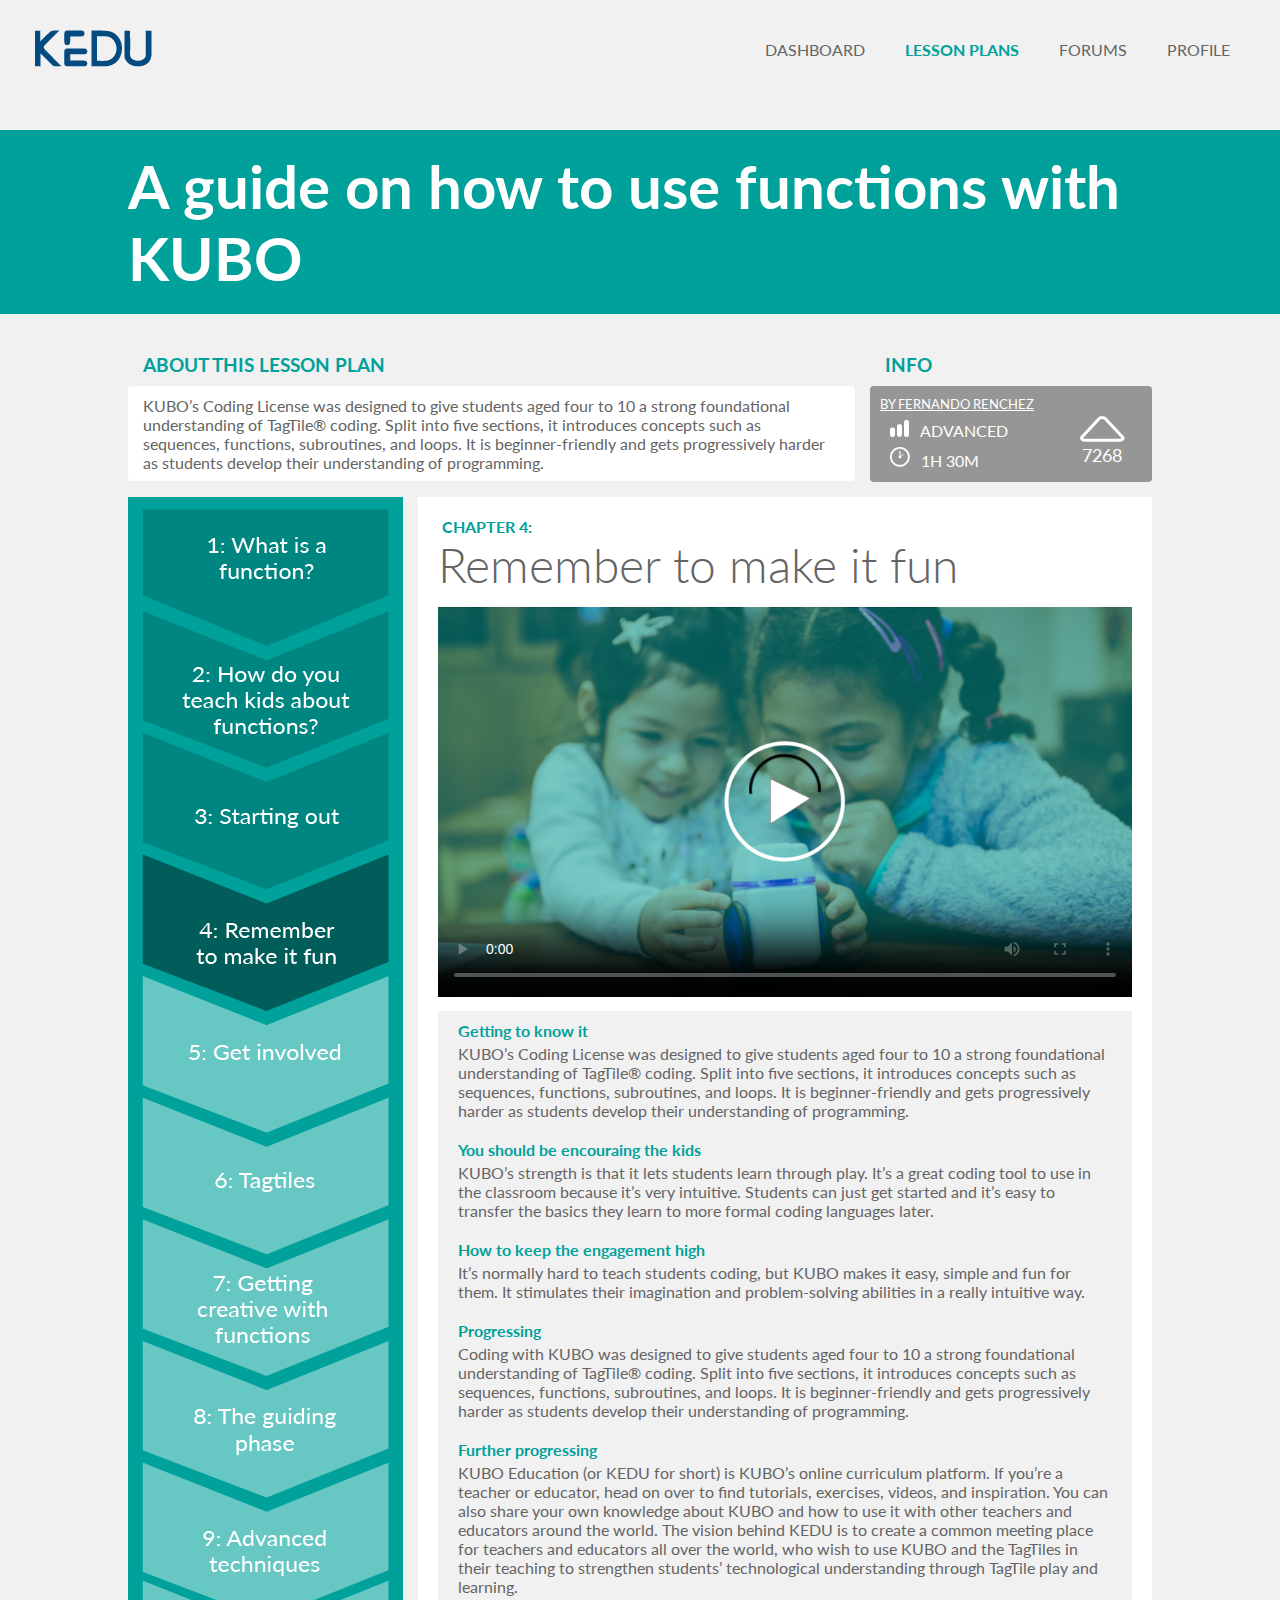
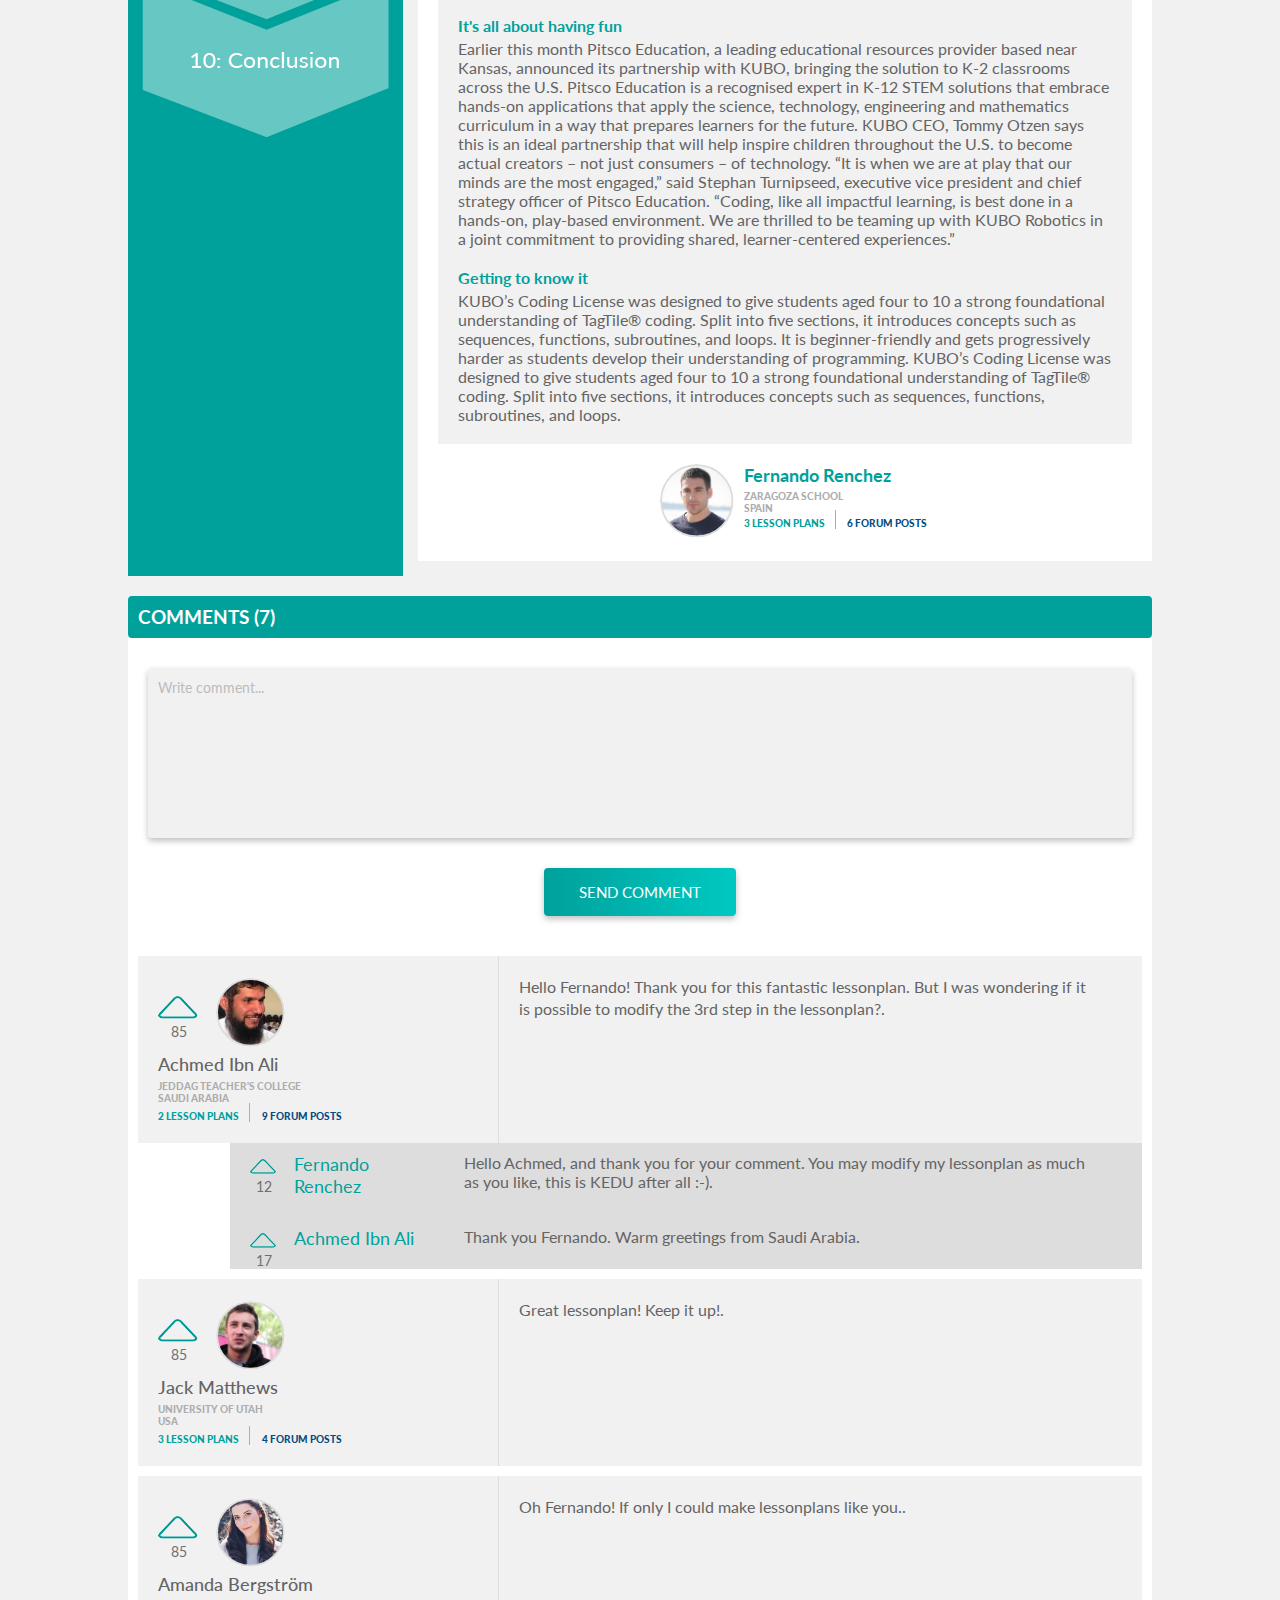
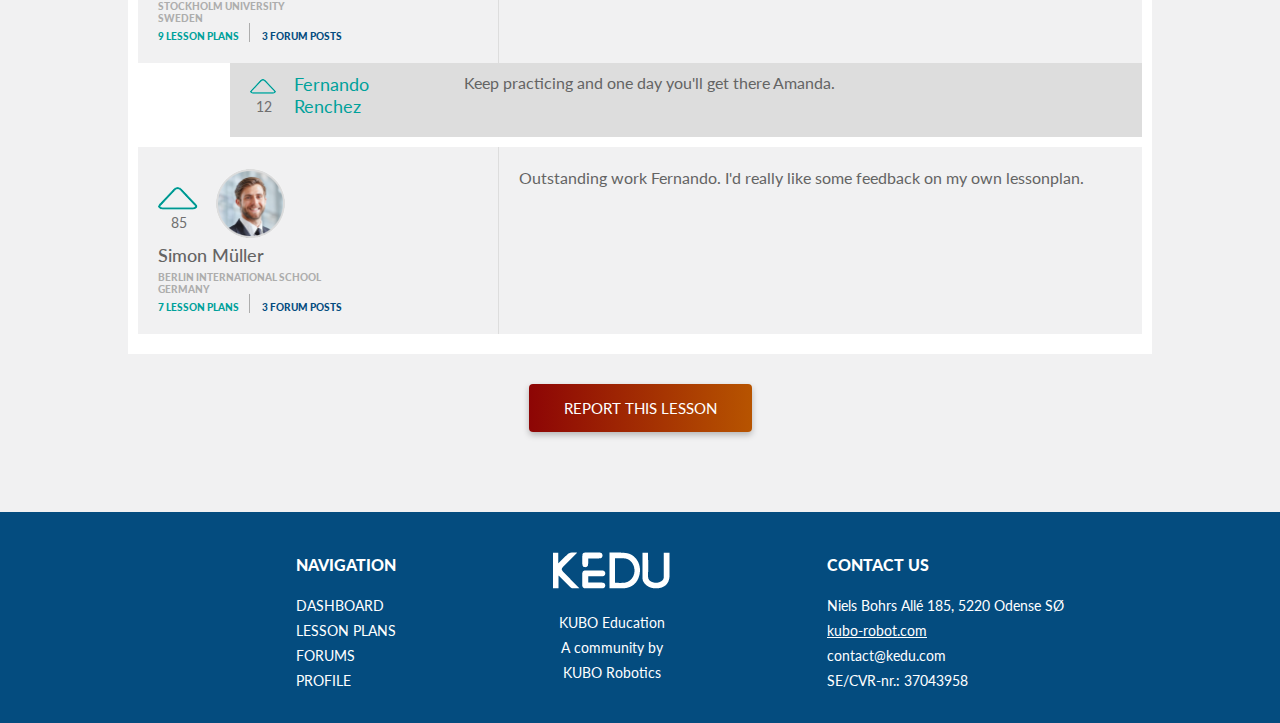
<file: lessonplan1.html>
<!DOCTYPE html>
<html lang="en">
  <head>
    <meta charset="UTF-8">
    <meta name="description" content="KEDU educators platfrom for teachers - KUBO. Kedu is an online platform for teachers all around the world, find lessonplans and forum debate about the KUBO robot and teaching in general">
    <meta name="keywords" content="KUBO, KEDU, Educational, TagTile, Robot, Teaching, Teachers, Education, Community, Programming, Kids, Plug-and-learn">
    <title>KEDU - A Lesson Plan</title>
    <link type="text/css" rel="stylesheet" href="style.css">
    <link rel="icon" type="image/png" sizes="32x32" href="favicon-32x32.png">
    <link href="https://fonts.googleapis.com/css?family=Lato:100,300,400,700,900" rel="stylesheet">
    <script src="javascript.js"></script>
  </head>
  <body>
    <header>
      <div class="logo">
        <a href="dashboard.html">
          <img src="media/kedu-logo.png" alt="Picture of the KEDU logo">
        </a>
      </div>
      <div class="headerstyle">
        <nav>
          <ul>
            <li><a href="profile.html">PROFILE</a></li>
            <li><a href="forums.html">FORUMS</a></li>
            <li><a href="lessonplans.html" class="current">LESSON PLANS</a></li>
            <li><a href="dashboard.html">DASHBOARD</a></li>
          </ul>
        </nav>
      </div>
    </header>
    <main>
      <section id="top">
        <div class="topdiv">
          <h1>A guide on how to use functions with KUBO</h1>
        </div>
      </section>
      <section id="lessonplancontainer">
        <div class="about">
          <h3>ABOUT THIS LESSON PLAN</h3>
          <p>KUBO’s Coding License was designed to give students aged four to 10 a strong foundational understanding of TagTile® coding. Split into five sections, it introduces concepts such as sequences, functions, subroutines, and loops. It is beginner-friendly and gets progressively harder as students develop their understanding of programming.</p>
        </div>
        <div class="info">
          <h3>INFO</h3>
          <div class="infobox">
            <a href="" class="author">BY FERNANDO RENCHEZ</a>
            <div class="infolevel">
              <img src="media/advanced.png" alt="Icon that represents the difficulty of the lesson">
              <p>ADVANCED</p>
            </div>
            <div class="infoclock">
              <img src="media/clock.png" alt="Icon that represents the estimated time of the lesson">
              <p>1H 30M</p>
            </div>
            <div class="infovote">
              <div class="votelesson">
                <div id="votebutton11" onclick="vote11(); this.onclick=null;">
                  <input class="votenumber-white" type="text" id="number11" value="7268" disabled>
                </div>
              </div>
            </div>
          </div>
        </div>
        <div class="aside">
          <img src="media/asidebar.png" alt="Prototype image of the aside menu bar">
        </div>
        <div class="main">
          <p class="chapter">CHAPTER 4:</p>
          <h2>Remember to make it fun</h2>
          <video class="lessonvideo" poster="media/thumbnail.png" controls>
              <source src="#" type="video/mp4">
          </video>
          <div class="maintext">
            <h4 class="subheader">Getting to know it</h4>
            <p>KUBO’s Coding License was designed to give students aged four to 10 a strong foundational understanding of
               TagTile® coding. Split into five sections, it introduces concepts such as sequences, functions, subroutines,
               and loops. It is beginner-friendly and gets progressively harder as students develop their understanding of
               programming.</p>
            <h4 class="subheader">You should be encouraing the kids</h4>
            <p>KUBO’s strength is that it lets students learn through play. It’s a great coding tool to use in the classroom
               because it’s very intuitive. Students can just get started and it’s easy to transfer the basics they learn to
               more formal coding languages later.</p>
            <h4 class="subheader">How to keep the engagement high</h4>
            <p>It’s normally hard to teach students coding, but KUBO makes it easy, simple and fun for them. It stimulates
               their imagination and problem-solving abilities in a really intuitive way.</p>
            <h4 class="subheader">Progressing</h4>
            <p>Coding with KUBO was designed to give students aged four to 10 a strong foundational understanding of TagTile®
               coding. Split into five sections, it introduces concepts such as sequences, functions, subroutines, and loops.
               It is beginner-friendly and gets progressively harder as students develop their understanding of programming.</p>
            <h4 class="subheader">Further progressing</h4>
            <p>KUBO Education (or KEDU for short) is KUBO’s online curriculum platform. If you’re a teacher or educator, head
               on over to find tutorials, exercises, videos, and inspiration. You can also share your own knowledge about KUBO
               and how to use it with other teachers and educators around the world. The vision behind KEDU is to create a
               common meeting place for teachers and educators all over the world, who wish to use KUBO and the TagTiles in their
               teaching to strengthen students’ technological understanding through TagTile play and learning.</p>
            <h4 class="subheader">It's all about having fun</h4>
            <p>Earlier this month Pitsco Education, a leading educational resources provider based near Kansas, announced its
               partnership with KUBO, bringing the solution to K-2 classrooms across the U.S. Pitsco Education is a recognised
               expert in K-12 STEM solutions that embrace hands-on applications that apply the science, technology, engineering
               and mathematics curriculum in a way that prepares learners for the future. KUBO CEO, Tommy Otzen says this is an
               ideal partnership that will help inspire children throughout the U.S. to become actual creators – not just consumers
               – of technology. “It is when we are at play that our minds are the most engaged,” said Stephan Turnipseed, executive
               vice president and chief strategy officer of Pitsco Education. “Coding, like all impactful learning, is best done in
               a hands-on, play-based environment. We are thrilled to be teaming up with KUBO Robotics in a joint commitment to
               providing shared, learner-centered experiences.”</p>
            <h4 class="subheader">Getting to know it</h4>
            <p>KUBO’s Coding License was designed to give students aged four to 10 a strong foundational understanding of TagTile®
               coding. Split into five sections, it introduces concepts such as sequences, functions, subroutines, and loops. It is
               beginner-friendly and gets progressively harder as students develop their understanding of programming. KUBO’s Coding
               License was designed to give students aged four to 10 a strong foundational understanding of TagTile® coding. Split
               into five sections, it introduces concepts such as sequences, functions, subroutines, and loops.</p>
          </div>
          <div class="author">
            <div class="forumleft">
              <div class="profileimage">
                <img src="media/fernando.png" alt="User profile picture of a generated personality Fernando Renchez">
              </div>
              <div class="profiletext">
                <h4>Fernando Renchez</h4>
                <p>ZARAGOZA SCHOOL</p>
                <p>SPAIN</p>
                <p class="green">3 LESSON PLANS</p>
                <p class="blue">6 FORUM POSTS</p>
              </div>
            </div>
          </div>
        </div>
      </section>
      <section id="comment-section">
        <div class="main-comment">
          <h3 class="comment-title">COMMENTS (7)</h3>
          <div class="comment-content">
            <textarea class="comment-text" placeholder="Write comment..."></textarea>
            <div class="send-comment">
              <button type="button">SEND COMMENT</button>
            </div>
          </div>
          <div class="threadcontainer">
            <div class="threadinfo">
              <div class="forumleft">
                <div class="comment-vote">
                  <div id="lessonvotebutton1" onclick="lessonvotebutton1(); this.onclick=null;">
                    <input class="lessonplan-votenumber" type="text" id="lessonplannumber1" value=" 85" disabled>
                  </div>
                </div>
                <div class="profileimage">
                  <img src="media/achmed.png" alt="User profile picture of a generated personality Achmed Ibn Ali">
                </div>
                <div class="profiletext">
                  <a href="profile.html">Achmed Ibn Ali</a>
                  <p>JEDDAG TEACHER'S COLLEGE</p>
                  <p>SAUDI ARABIA</p>
                  <p class="green">2 LESSON PLANS</p>
                  <p class="blue">9 FORUM POSTS</p>
                </div>
              </div>
            </div>
            <div class="threadcontent">
              <p>Hello Fernando! Thank you for this fantastic lessonplan. But I was wondering if it is possible to modify the 3rd step in the lessonplan?.</p>
            </div>
          </div>
          <div class="thread-response">
            <div class="respond-vote">
              <div id="votebutton6" onclick="vote6(); this.onclick=null;">
                <input class="votenumber" type="text" id="number6" value=" 12" disabled>
              </div>
            </div>
            <div class="respond-name">
              <a href="profile.html">Fernando Renchez</a>
            </div>
            <div class="respond-content">
              <p>Hello Achmed, and thank you for your comment. You may modify my lessonplan as much as you like, this is KEDU after all :-).</p>
            </div>
          </div>
          <div class="thread-response">
            <div class="respond-vote">
              <div id="votebutton7" onclick="vote7(); this.onclick=null;">
                <input class="votenumber" type="text" id="number7" value=" 17" disabled>
              </div>
            </div>
            <div class="respond-name">
              <a href="profile.html">Achmed Ibn Ali</a>
            </div>
            <div class="respond-content">
              <p>Thank you Fernando. Warm greetings from Saudi Arabia.</p>
            </div>
          </div>
          <div class="threadcontainer">
            <div class="threadinfo">
              <div class="forumleft">
                <div class="comment-vote">
                  <div id="lessonvotebutton2" onclick="lessonvotebutton2(); this.onclick=null;">
                    <input class="lessonplan-votenumber" type="text" id="lessonplannumber2" value=" 85" disabled>
                  </div>
                </div>
                <div class="profileimage">
                  <img src="media/jack.png" alt="User profile picture of a generated personality Jack Matthews">
                </div>
                <div class="profiletext">
                  <a href="profile.html">Jack Matthews</a>
                  <p>UNIVERSITY OF UTAH</p>
                  <p>USA</p>
                  <p class="green">3 LESSON PLANS</p>
                  <p class="blue">4 FORUM POSTS</p>
                </div>
              </div>
            </div>
            <div class="threadcontent">
              <p>Great lessonplan! Keep it up!.</p>
            </div>
          </div>
          <div class="threadcontainer">
            <div class="threadinfo">
              <div class="forumleft">
                <div class="comment-vote">
                  <div id="lessonvotebutton3" onclick="lessonvotebutton3(); this.onclick=null;">
                    <input class="lessonplan-votenumber" type="text" id="lessonplannumber3" value=" 85" disabled>
                  </div>
                </div>
                <div class="profileimage">
                  <img src="media/amanda.png" alt="User profile picture of a generated personality Amanda Bergström">
                </div>
                <div class="profiletext">
                  <a href="profile.html">Amanda Bergström</a>
                  <p>STOCKHOLM UNIVERSITY</p>
                  <p>SWEDEN</p>
                  <p class="green">9 LESSON PLANS</p>
                  <p class="blue">3 FORUM POSTS</p>
                </div>
              </div>
            </div>
            <div class="threadcontent">
              <p>Oh Fernando! If only I could make lessonplans like you..</p>
            </div>
          </div>
          <div class="thread-response">
            <div class="respond-vote">
              <div id="votebutton8" onclick="vote8(); this.onclick=null;">
                <input class="votenumber" type="text" id="number8" value=" 12" disabled>
              </div>
            </div>
            <div class="respond-name">
              <a href="profile.html">Fernando Renchez</a>
            </div>
            <div class="respond-content">
              <p>Keep practicing and one day you'll get there Amanda.</p>
            </div>
          </div>
          <div class="threadcontainer">
            <div class="threadinfo">
              <div class="forumleft">
                <div class="comment-vote">
                  <div id="lessonvotebutton4" onclick="lessonvotebutton4(); this.onclick=null;">
                    <input class="lessonplan-votenumber" type="text" id="lessonplannumber4" value=" 85" disabled>
                  </div>
                </div>
                <div class="profileimage">
                  <img src="media/simon.png" alt="User profile picture of a generated personality Simon Müller">
                </div>
                <div class="profiletext">
                  <a href="profile.html">Simon Müller</a>
                  <p>BERLIN INTERNATIONAL SCHOOL</p>
                  <p>GERMANY</p>
                  <p class="green">7 LESSON PLANS</p>
                  <p class="blue">3 FORUM POSTS</p>
                </div>
              </div>
            </div>
            <div class="threadcontent">
              <p>Outstanding work Fernando. I'd really like some feedback on my own lessonplan.</p>
            </div>
          </div>
        </div>
        <div class="report-lessonplan">
          <button type="button">REPORT THIS LESSON</button>
        </div>
      </section>
    </main>
    <footer>
      <div class="footer-container">
        <div class="footer1">
          <h3>NAVIGATION</h3>
          <a href="dashboard.html">DASHBOARD</a>
          <a href="lessonplans.html">LESSON PLANS</a>
          <a href="forums.html">FORUMS</a>
          <a href="profile.html">PROFILE</a>
        </div>
        <div class="footer2">
          <a href="dashboard.html"> <img src="media/kedu-logo-hvid.png" alt="Picture of the KEDU logo"></a>
          <p>KUBO Education</p>
          <p>A community by</p>
          <p>KUBO Robotics</p>
        </div>
        <div class="footer3">
          <h3>CONTACT US</h3>
          <p>Niels Bohrs Allé 185, 5220 Odense SØ</p>
          <a href="http://kubo-robot.com">kubo-robot.com</a>
          <p>contact@kedu.com</p>
          <p>SE/CVR-nr.: 37043958</p>
        </div>
      </div>
    </footer>
  </body>
</html>
</file>
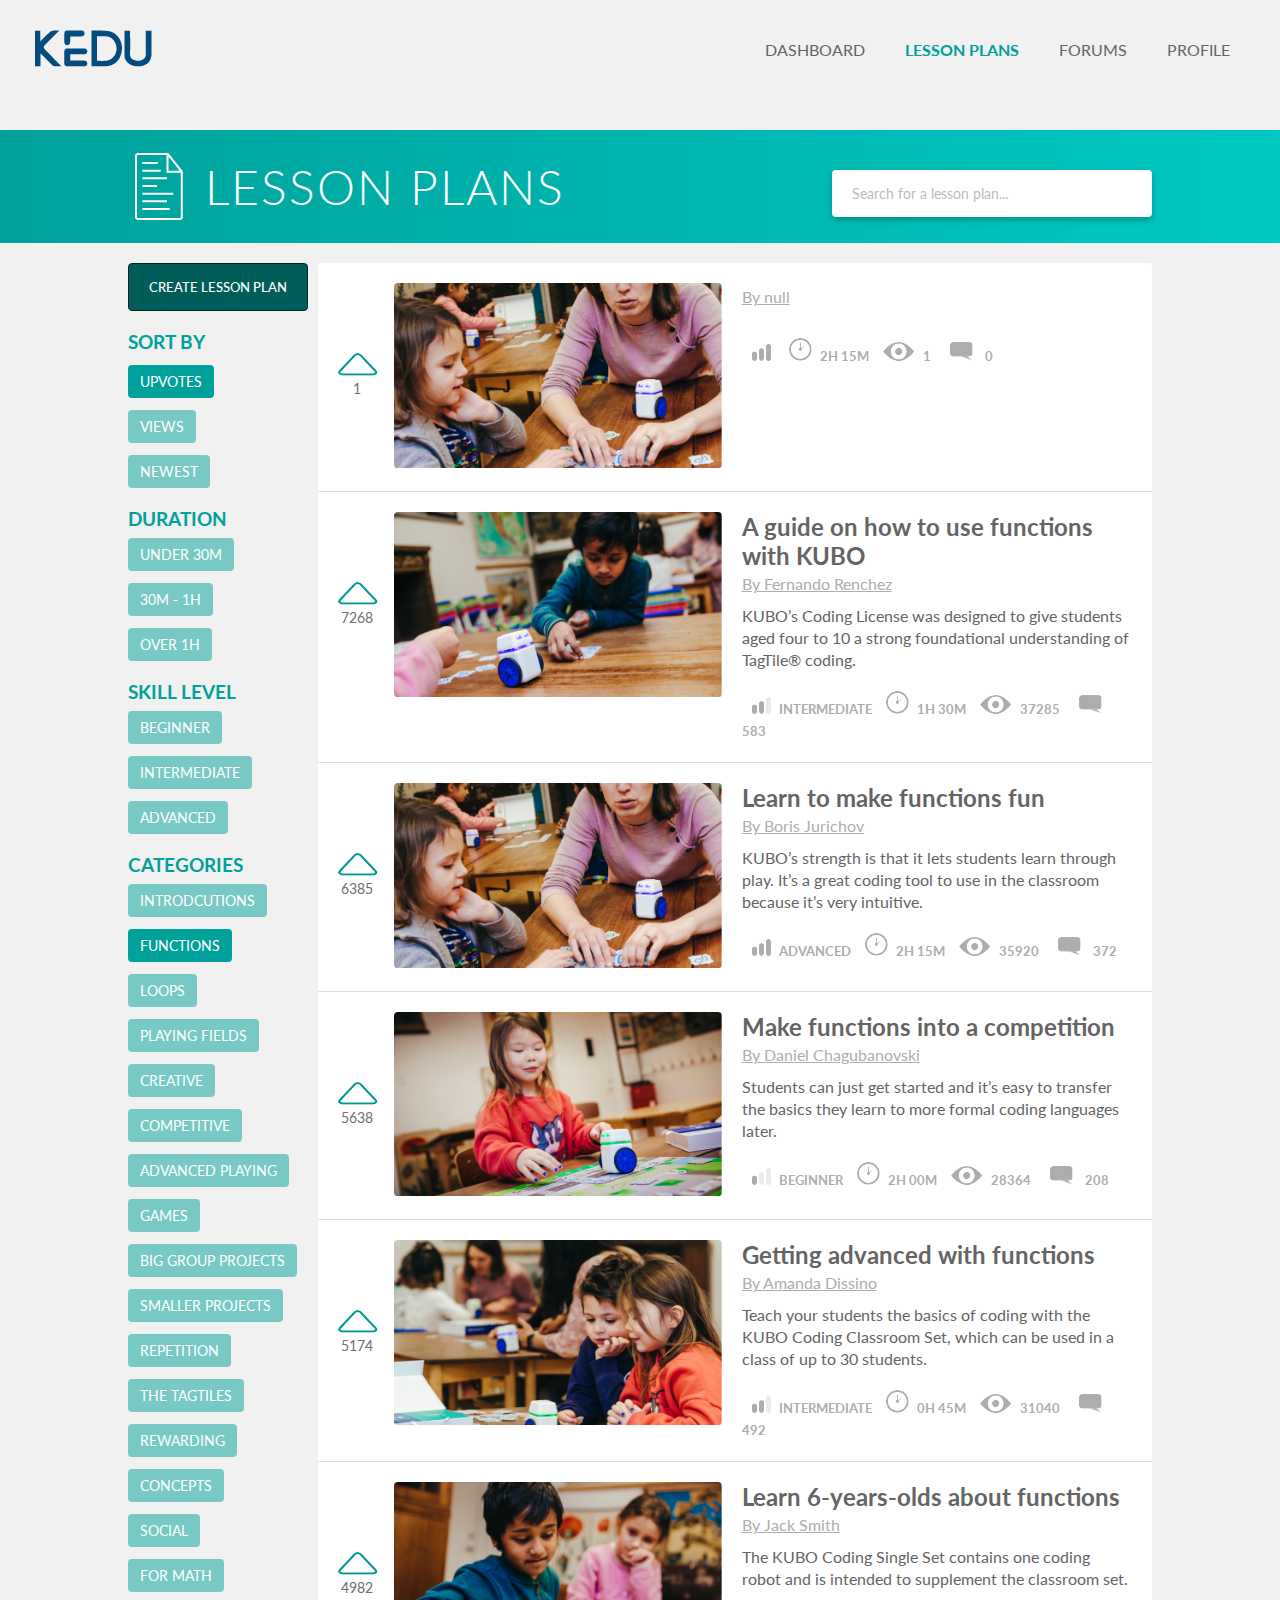
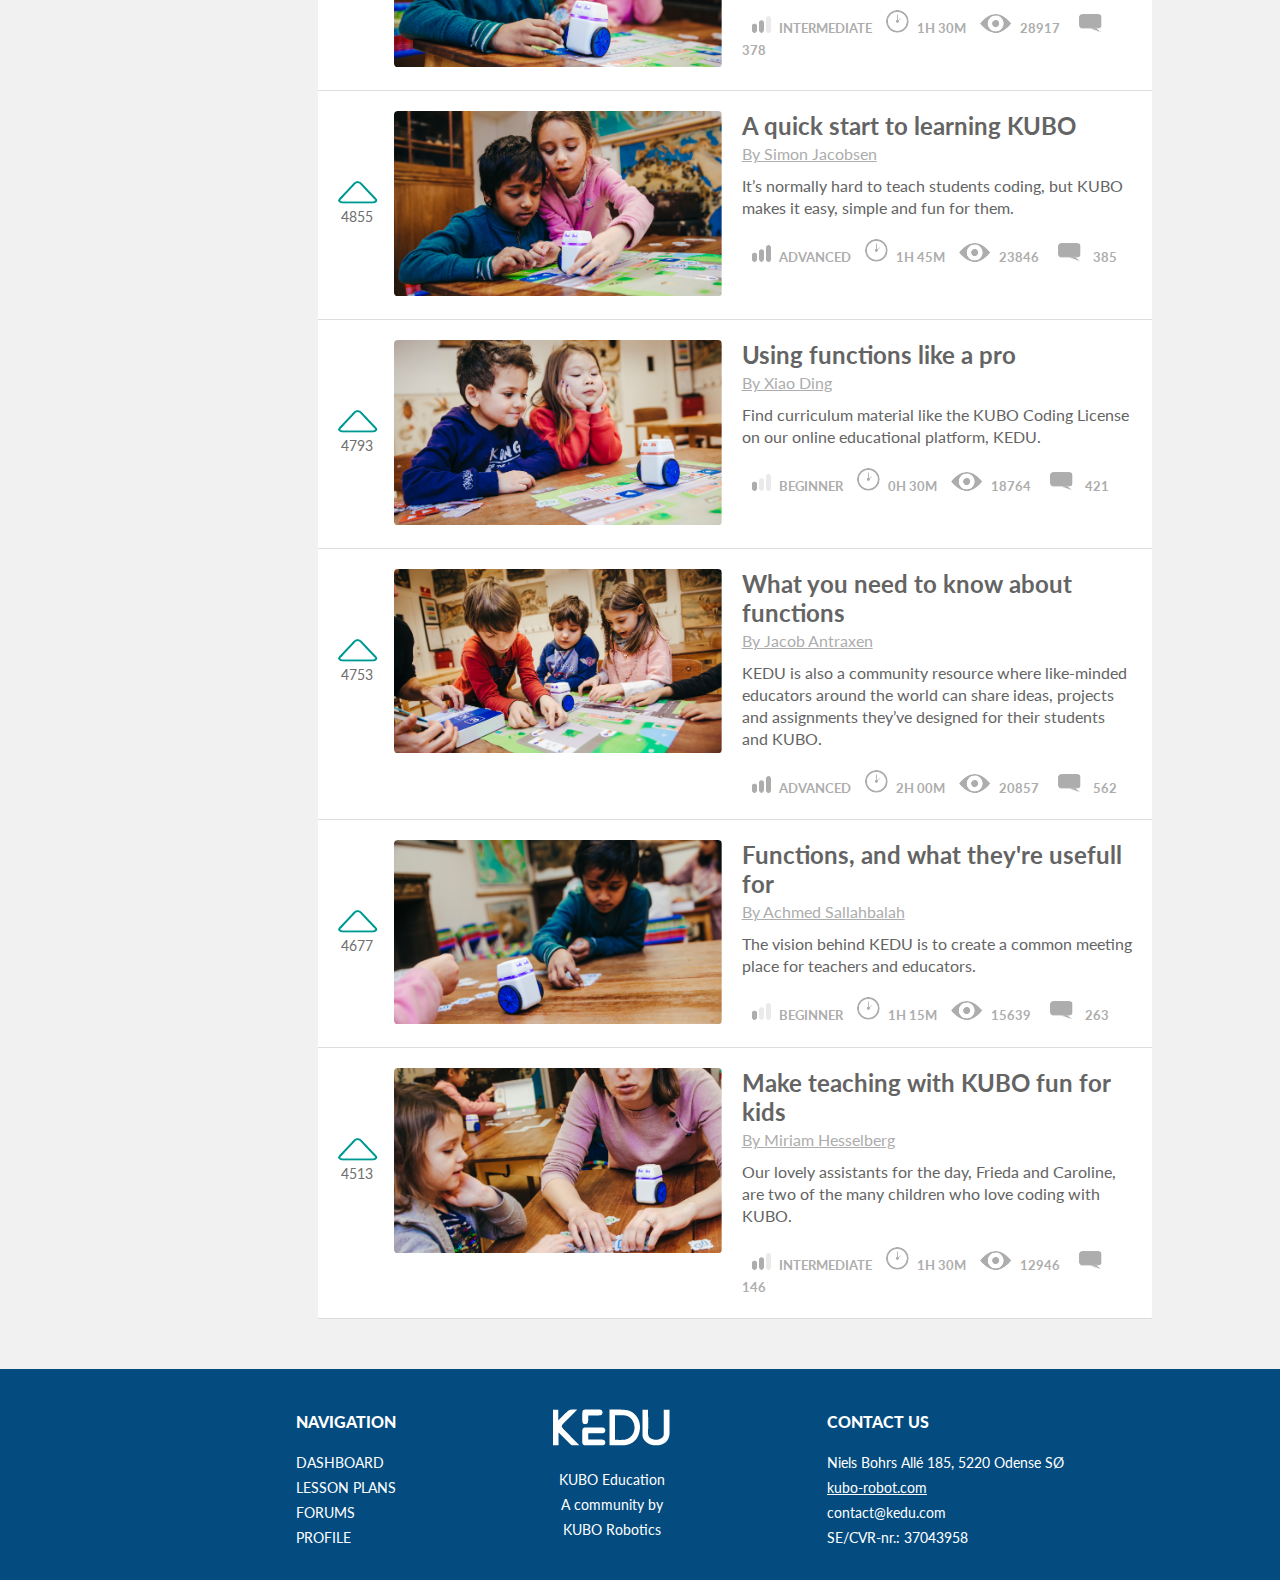
<file: lessonplans.html>
<!DOCTYPE html>
<html lang="en">
  <head>
    <meta charset="UTF-8">
    <meta name="description" content="KEDU educators platfrom for teachers - KUBO. Kedu is an online platform for teachers all around the world, find lessonplans and forum debate about the KUBO robot and teaching in general">
    <meta name="keywords" content="KUBO, KEDU, Educational, TagTile, Robot, Teaching, Teachers, Education, Community, Programming, Kids, Plug-and-learn">
    <title>KEDU - Lesson Plans</title>
    <link type="text/css" rel="stylesheet" href="style.css">
    <link rel="icon" type="image/png" sizes="32x32" href="favicon-32x32.png">
    <link href="https://fonts.googleapis.com/css?family=Lato:100,300,400,700,900" rel="stylesheet">
    <script src="javascript.js"></script>
  </head>
  <body>
    <header>
      <div class="logo">
        <a href="dashboard.html">
          <img src="media/kedu-logo.png" alt="Picture of the KEDU logo">
        </a>
      </div>
      <div class="headerstyle">
        <nav>
          <ul>
            <li><a href="profile.html">PROFILE</a></li>
            <li><a href="forums.html">FORUMS</a></li>
            <li><a href="lessonplans.html" class="current">LESSON PLANS</a></li>
            <li><a href="dashboard.html">DASHBOARD</a></li>
          </ul>
        </nav>
      </div>
    </header>
    <main>
      <section id="categories">
        <div class="topbar">
          <div class="topcat">
            <img src="media/lessonplan.png" alt="Vector image of documents representing the lessonplan page">
            <h1>LESSON PLANS</h1>
            <div class="searchbar">
              <input type="text" placeholder="Search for a lesson plan...">
            </div>
          </div>
        </div>
      </section>
      <div class="testcontainer">
        <div class="flex-container">
          <aside class="lessonplan-aside">
            <div class="aside2">
              <a href="create-lessonplan.html" class="add-button">CREATE LESSON PLAN</a>
              <h3 class="topcategory">SORT BY</h3>
              <div><p class="chosen">UPVOTES</p></div>
              <div><p>VIEWS</p></div>
              <div><p>NEWEST</p></div>
              <h3>DURATION</h3>
              <div><p>UNDER 30M</p></div>
              <div><p>30M - 1H</p></div>
              <div><p>OVER 1H</p></div>
              <h3>SKILL LEVEL</h3>
              <div><p>BEGINNER</p></div>
              <div><p>INTERMEDIATE</p></div>
              <div><p>ADVANCED</p></div>
              <h3>CATEGORIES</h3>
              <div><p>INTRODCUTIONS</p></div>
              <div><p class="chosen">FUNCTIONS</p></div>
              <div><p>LOOPS</p></div>
              <div><p>PLAYING FIELDS</p></div>
              <div><p>CREATIVE</p></div>
              <div><p>COMPETITIVE</p></div>
              <div><p>ADVANCED PLAYING</p></div>
              <div><p>GAMES</p></div>
              <div><p>BIG GROUP PROJECTS</p></div>
              <div><p>SMALLER PROJECTS</p></div>
              <div><p>REPETITION</p></div>
              <div><p>THE TAGTILES</p></div>
              <div><p>REWARDING</p></div>
              <div><p>CONCEPTS</p></div>
              <div><p>SOCIAL</p></div>
              <div><p>FOR MATH</p></div>
            </div>
          </aside>
          <article class="lessonplan-focus">
            <div id="lessonplanone" class="lessonplan">
              <div class="lessonplan-vote">
                <div id="lessonvotebutton0" onclick="lessonvotebutton0(); this.onclick=null;">
                  <input class="lessonplan-votenumber" type="text" id="lessonplannumber0" value="1" disabled>
                </div>
              </div>
              <div class="lessonplan-left">
                <a href="lessonplan-created.html" class="lessonplan-left">
                  <img src="media/lessonplanimage2.png" alt="Stock photo, of a teacher and a kid, using the KUBO robot together">
                </a>
              </div>
              <div class="lessonplan-right">
                <h2 id="lessonplantitlez">-</h2>
                <a href="profile.html" id="authorname" class="writer"></a>
                <p id="lessonplandescription"></p>
                <div class="lessonplan-bottom">
                  <img src="media/lessonplan-advanced.png" alt="Icon that represents the difficulty of the lesson">
                  <p id="difficulty"></p>
                  <img src="media/lessonplan-clock.png" alt="Icon that represents the estimated time for the lesson">
                  <p>2H 15M</p>
                  <img src="media/eye.png" alt="Icon that show how many views a object has got">
                  <p>1</p>
                  <img src="media/speechbubble.png" alt="Icon that shows how many comments a object has got">
                  <p>0</p>
                </div>
              </div>
            </div>
            <div class="lessonplan">
              <div class="lessonplan-vote">
                <div id="lessonvotebutton1" onclick="lessonvotebutton1(); this.onclick=null;">
                  <input class="lessonplan-votenumber" type="text" id="lessonplannumber1" value="7268" disabled>
                </div>
              </div>
              <a href="lessonplan1.html" class="lessonplan-left">
                <img src="media/lessonplanimage1.png" alt="Kids playing with the KUBO robot">
              </a>
              <div class="lessonplan-right">
                <h2>A guide on how to use functions with KUBO</h2>
                <a href="profile.html" class="writer">By Fernando Renchez</a>
                <p>KUBO’s Coding License was designed to give students aged four to 10 a strong foundational understanding of TagTile® coding.</p>
                <div class="lessonplan-bottom">
                  <img src="media/lessonplan-intermediate.png" alt="Icon that represents the difficulty of the lesson">
                  <p>INTERMEDIATE</p>
                  <img src="media/lessonplan-clock.png" alt="Icon that represents the estimated time for the lesson">
                  <p>1H 30M</p>
                  <img src="media/eye.png" alt="Icon that show how many views a object has got">
                  <p>37285</p>
                  <img src="media/speechbubble.png" alt="Icon that shows how many comments a object has got">
                  <p>583</p>
                </div>
              </div>
            </div>
            <div class="lessonplan">
              <div class="lessonplan-vote">
                <div id="lessonvotebutton2" onclick="lessonvotebutton2(); this.onclick=null;">
                  <input class="lessonplan-votenumber" type="text" id="lessonplannumber2" value="6385" disabled>
                </div>
              </div>
              <div class="lessonplan-left">
                <a href="lessonplan1.html" class="lessonplan-left">
                  <img src="media/lessonplanimage2.png" alt="Stock photo, of a teacher and a kid, using the KUBO robot together">
                </a>
              </div>
              <div class="lessonplan-right">
                <h2>Learn to make functions fun</h2>
                <a href="profile.html" class="writer">By Boris Jurichov</a>
                <p>KUBO’s strength is that it lets students learn through play. It’s a great coding tool to use in the classroom because it’s very intuitive.</p>
                <div class="lessonplan-bottom">
                  <img src="media/lessonplan-advanced.png" alt="Icon that represents the difficulty of the lesson">
                  <p>ADVANCED</p>
                  <img src="media/lessonplan-clock.png" alt="Icon that represents the estimated time for the lesson">
                  <p>2H 15M</p>
                  <img src="media/eye.png" alt="Icon that show how many views a object has got">
                  <p>35920</p>
                  <img src="media/speechbubble.png" alt="Icon that shows how many comments a object has got">
                  <p>372</p>
                </div>
              </div>
            </div>
            <div class="lessonplan">
              <div class="lessonplan-vote">
                <div id="lessonvotebutton3" onclick="lessonvotebutton3(); this.onclick=null;">
                  <input class="lessonplan-votenumber" type="text" id="lessonplannumber3" value="5638" disabled>
                </div>
              </div>
              <div class="lessonplan-left">
                <a href="lessonplan1.html" class="lessonplan-left">
                  <img src="media/lessonplanimage3.png" alt="Photo of a kid learning and playing alone, with the KUBO robot">
                </a>
              </div>
              <div class="lessonplan-right">
                <h2>Make functions into a competition</h2>
                <a href="profile.html" class="writer">By Daniel Chagubanovski</a>
                <p>Students can just get started and it’s easy to transfer the basics they learn to more formal coding languages later.</p>
                <div class="lessonplan-bottom">
                  <img src="media/lessonplan-beginner.png" alt="Icon that represents the difficulty of the lesson">
                  <p>BEGINNER</p>
                  <img src="media/lessonplan-clock.png" alt="Icon that represents the estimated time for the lesson">
                  <p>2H 00M</p>
                  <img src="media/eye.png" alt="Icon that show how many views a object has got">
                  <p>28364</p>
                  <img src="media/speechbubble.png" alt="Icon that shows how many comments a object has got">
                  <p>208</p>
                </div>
              </div>
            </div>
            <div class="lessonplan">
              <div class="lessonplan-vote">
                <div id="lessonvotebutton4" onclick="lessonvotebutton4(); this.onclick=null;">
                  <input class="lessonplan-votenumber" type="text" id="lessonplannumber4" value="5174" disabled>
                </div>
              </div>
              <div class="lessonplan-left">
                <a href="lessonplan1.html" class="lessonplan-left">
                  <img src="media/lessonplanimage4.png" alt="Kids playing and learning together while they are having fun with the KUBO robot">
                </a>
              </div>
              <div class="lessonplan-right">
                <h2>Getting advanced with functions</h2>
                <a href="profile.html" class="writer">By Amanda Dissino</a>
                <p>Teach your students the basics of coding with the KUBO Coding Classroom Set, which can be used in a class of up to 30 students.</p>
                <div class="lessonplan-bottom">
                  <img src="media/lessonplan-intermediate.png" alt="Icon that represents the difficulty of the lesson">
                  <p>INTERMEDIATE</p>
                  <img src="media/lessonplan-clock.png" alt="Icon that represents the estimated time for the lesson">
                  <p>0H 45M</p>
                  <img src="media/eye.png" alt="Icon that show how many views a object has got">
                  <p>31040</p>
                  <img src="media/speechbubble.png" alt="Icon that shows how many comments a object has got">
                  <p>492</p>
                </div>
              </div>
            </div>
            <div class="lessonplan">
              <div class="lessonplan-vote">
                <div id="lessonvotebutton5" onclick="lessonvotebutton5(); this.onclick=null;">
                  <input class="lessonplan-votenumber" type="text" id="lessonplannumber5" value="4982" disabled>
                </div>
              </div>
              <div class="lessonplan-left">
                <a href="lessonplan1.html" class="lessonplan-left">
                  <img src="media/lessonplanimage5.png" alt="Boy getting educated, mmeanwhile he is having fun, with the KUBO robot">
                </a>
              </div>
              <div class="lessonplan-right">
                <h2>Learn 6-years-olds about functions</h2>
                <a href="profile.html" class="writer">By Jack Smith</a>
                <p>The KUBO Coding Single Set contains one coding robot and is intended to supplement the classroom set.</p>
                <div class="lessonplan-bottom">
                  <img src="media/lessonplan-intermediate.png" alt="Icon that represents the difficulty of the lesson">
                  <p>INTERMEDIATE</p>
                  <img src="media/lessonplan-clock.png" alt="Icon that represents the estimated time for the lesson">
                  <p>1H 30M</p>
                  <img src="media/eye.png" alt="Icon that show how many views a object has got">
                  <p>28917</p>
                  <img src="media/speechbubble.png" alt="Icon that shows how many comments a object has got">
                  <p>378</p>
                </div>
              </div>
            </div>
            <div class="lessonplan">
              <div class="lessonplan-vote">
                <div id="lessonvotebutton6" onclick="lessonvotebutton6(); this.onclick=null;">
                  <input class="lessonplan-votenumber" type="text" id="lessonplannumber6" value="4855" disabled>
                </div>
              </div>
              <div class="lessonplan-left">
                <a href="lessonplan1.html" class="lessonplan-left">
                  <img src="media/lessonplanimage6.png" alt="Boy and girl playing together and learning about the concepts of coding in an early age">
                </a>
              </div>
              <div class="lessonplan-right">
                <h2>A quick start to learning KUBO</h2>
                <a href="profile.html" class="writer">By Simon Jacobsen</a>
                <p>It’s normally hard to teach students coding, but KUBO makes it easy, simple and fun for them.</p>
                <div class="lessonplan-bottom">
                  <img src="media/lessonplan-advanced.png" alt="Icon that represents the difficulty of the lesson">
                  <p>ADVANCED</p>
                  <img src="media/lessonplan-clock.png" alt="Icon that represents the estimated time for the lesson">
                  <p>1H 45M</p>
                  <img src="media/eye.png" alt="Icon that show how many views a object has got">
                  <p>23846</p>
                  <img src="media/speechbubble.png" alt="Icon that shows how many comments a object has got">
                  <p>385</p>
                </div>
              </div>
            </div>
            <div class="lessonplan">
              <div class="lessonplan-vote">
                <div id="lessonvotebutton7" onclick="lessonvotebutton7(); this.onclick=null;">
                  <input class="lessonplan-votenumber" type="text" id="lessonplannumber7" value="4793" disabled>
                </div>
              </div>
              <div class="lessonplan-left">
                <a href="lessonplan1.html" class="lessonplan-left">
                  <img src="media/lessonplanimage7.png" alt="2 elementary school students, enjoying a lesson with the KUBO robot">
                </a>
              </div>
              <div class="lessonplan-right">
                <h2>Using functions like a pro</h2>
                <a href="profile.html" class="writer">By Xiao Ding</a>
                <p>Find curriculum material like the KUBO Coding License on our online educational platform, KEDU.</p>
                <div class="lessonplan-bottom">
                  <img src="media/lessonplan-beginner.png" alt="Icon that represents the difficulty of the lesson">
                  <p>BEGINNER</p>
                  <img src="media/lessonplan-clock.png" alt="Icon that represents the estimated time for the lesson">
                  <p>0H 30M</p>
                  <img src="media/eye.png" alt="Icon that show how many views a object has got">
                  <p>18764</p>
                  <img src="media/speechbubble.png" alt="Icon that shows how many comments a object has got">
                  <p>421</p>
                </div>
              </div>
            </div>
            <div class="lessonplan">
              <div class="lessonplan-vote">
                <div id="lessonvotebutton8" onclick="lessonvotebutton8(); this.onclick=null;">
                  <input class="lessonplan-votenumber" type="text" id="lessonplannumber8" value="4753" disabled>
                </div>
              </div>
              <div class="lessonplan-left">
                <a href="lessonplan1.html" class="lessonplan-left">
                  <img src="media/lessonplanimage8.png" alt="a small group of kids, having fun with the KUBO robot">
                </a>
              </div>
              <div class="lessonplan-right">
                <h2>What you need to know about functions</h2>
                <a href="profile.html" class="writer">By Jacob Antraxen</a>
                <p>KEDU is also a community resource where like-minded educators around the world can share ideas, projects and assignments they’ve designed for their students and KUBO.</p>
                <div class="lessonplan-bottom">
                  <img src="media/lessonplan-advanced.png" alt="Icon that represents the difficulty of the lesson">
                  <p>ADVANCED</p>
                  <img src="media/lessonplan-clock.png" alt="Icon that represents the estimated time for the lesson">
                  <p>2H 00M</p>
                  <img src="media/eye.png" alt="Icon that show how many views a object has got">
                  <p>20857</p>
                  <img src="media/speechbubble.png" alt="Icon that shows how many comments a object has got">
                  <p>562</p>
                </div>
              </div>
            </div>
            <div class="lessonplan">
              <div class="lessonplan-vote">
                <div id="lessonvotebutton9" onclick="lessonvotebutton9(); this.onclick=null;">
                  <input class="lessonplan-votenumber" type="text" id="lessonplannumber9" value="4677" disabled>
                </div>
              </div>
              <div class="lessonplan-left">
                <a href="lessonplan1.html" class="lessonplan-left">
                  <img src="media/lessonplanimage1.png" alt="Kids playing with the KUBO robot">
                </a>
              </div>
              <div class="lessonplan-right">
                <h2>Functions, and what they're usefull for</h2>
                <a href="profile.html" class="writer">By Achmed Sallahbalah</a>
                <p>The vision behind KEDU is to create a common meeting place for teachers and educators.</p>
                <div class="lessonplan-bottom">
                  <img src="media/lessonplan-beginner.png" alt="Icon that represents the difficulty of the lesson">
                  <p>BEGINNER</p>
                  <img src="media/lessonplan-clock.png" alt="Icon that represents the estimated time for the lesson">
                  <p>1H 15M</p>
                  <img src="media/eye.png" alt="Icon that show how many views a object has got">
                  <p>15639</p>
                  <img src="media/speechbubble.png" alt="Icon that shows how many comments a object has got">
                  <p>263</p>
                </div>
              </div>
            </div>
            <div class="lessonplan">
              <div class="lessonplan-vote">
                <div id="lessonvotebutton10" onclick="lessonvotebutton10(); this.onclick=null;">
                  <input class="lessonplan-votenumber" type="text" id="lessonplannumber10" value="4513" disabled>
                </div>
              </div>
              <div class="lessonplan-left">
                <a href="lessonplan1.html" class="lessonplan-left">
                  <img src="media/lessonplanimage2.png" alt="Stock photo, of a teacher and a kid, using the KUBO robot together">
                </a>
              </div>
              <div class="lessonplan-right">
                <h2>Make teaching with KUBO fun for kids</h2>
                <a href="profile.html" class="writer">By Miriam Hesselberg</a>
                <p>Our lovely assistants for the day, Frieda and Caroline, are two of the many children who love coding with KUBO.</p>
                <div class="lessonplan-bottom">
                  <img src="media/lessonplan-intermediate.png" alt="Icon that represents the difficulty of the lesson">
                  <p>INTERMEDIATE</p>
                  <img src="media/lessonplan-clock.png" alt="Icon that represents the estimated time for the lesson">
                  <p>1H 30M</p>
                  <img src="media/eye.png" alt="Icon that show how many views a object has got">
                  <p>12946</p>
                  <img src="media/speechbubble.png" alt="Icon that shows how many comments a object has got">
                  <p>146</p>
                </div>
              </div>
            </div>
          </article>
        </div>
      </div>
    </main>
    <footer>
      <div class="footer-container">
        <div class="footer1">
          <h3>NAVIGATION</h3>
          <a href="dashboard.html">DASHBOARD</a>
          <a href="lessonplans.html">LESSON PLANS</a>
          <a href="forums.html">FORUMS</a>
          <a href="profile.html">PROFILE</a>
        </div>
        <div class="footer2">
          <a href="dashboard.html"> <img src="media/kedu-logo-hvid.png" alt="Picture of the KEDU logo"></a>
          <p>KUBO Education</p>
          <p>A community by</p>
          <p>KUBO Robotics</p>
        </div>
        <div class="footer3">
          <h3>CONTACT US</h3>
          <p>Niels Bohrs Allé 185, 5220 Odense SØ</p>
          <a href="http://kubo-robot.com">kubo-robot.com</a>
          <p>contact@kedu.com</p>
          <p>SE/CVR-nr.: 37043958</p>
        </div>
      </div>
    </footer>
    <script>
      var lessonplantitle = localStorage.getItem('lessonplantitle');
      var authorname = localStorage.getItem('authorname');
      var lessonplandescription = localStorage.getItem('lessonplandescription');
      var chaptertitle = localStorage.getItem('chaptertitle');
      var difficulty = localStorage.getItem('difficulty');
      document.getElementById("lessonplantitlez").innerHTML = lessonplantitle;
      document.getElementById("authorname").innerHTML = "By " + authorname;
      document.getElementById("lessonplandescription").innerHTML = lessonplandescription;
      document.getElementById("difficulty").innerHTML = difficulty;
    </script>
  </body>
</html>
</file>
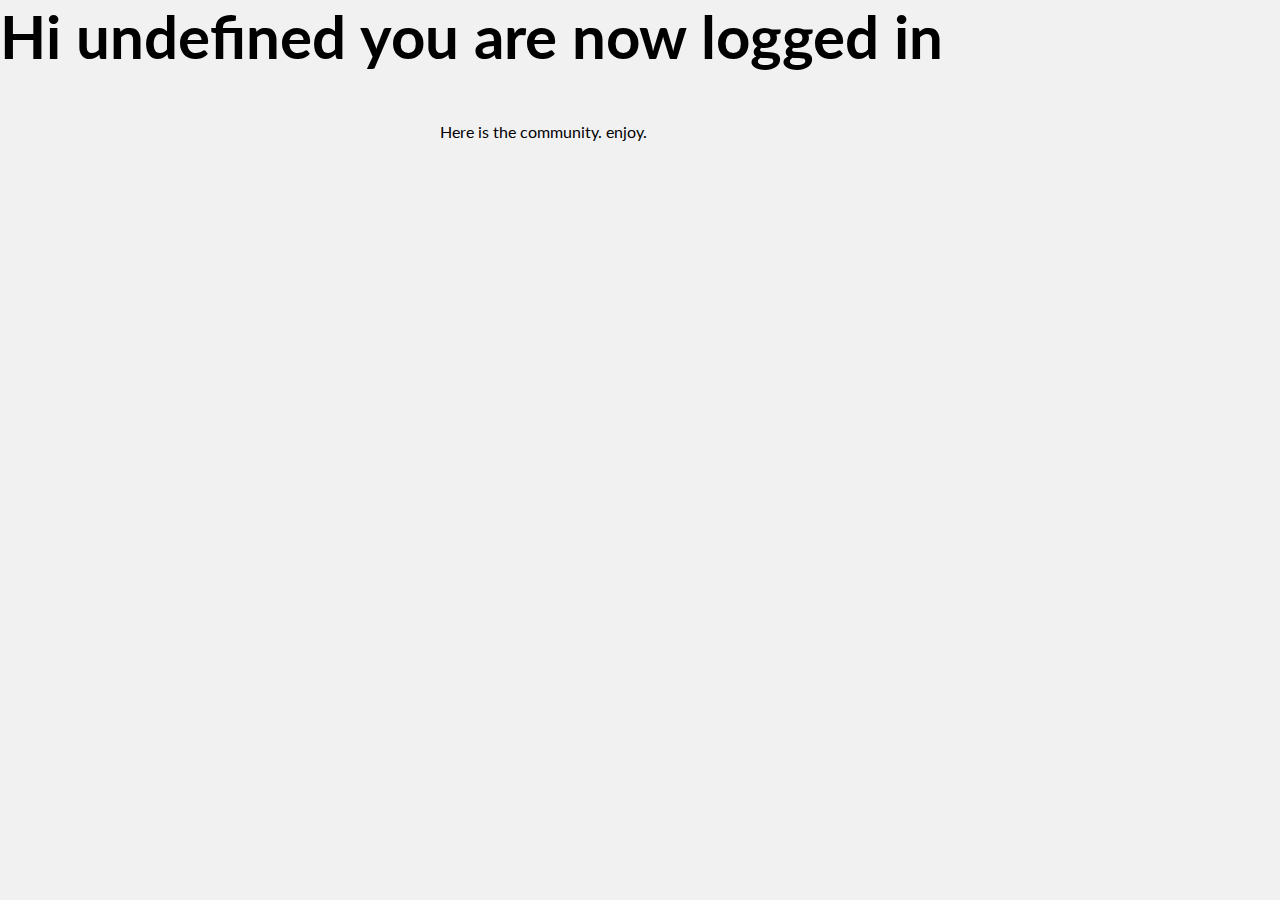
<file: login.html>
<!DOCTYPE html>
<html lang="en">
  <head>
    <meta charset="UTF-8">
    <title>KUBO</title>
    <link type="text/css" rel="stylesheet" href="style.css">
    <link rel="shortcut icon" href="favicon.ico">
    <link href="https://fonts.googleapis.com/css?family=Lato:300,400,900" rel="stylesheet">
  </head>
  <body>
    <script>
      document.write("<h1>Hi "+localStorage.emailinput+" you are now logged in</h1>");
      document.write("<p class='tagline'>Here is the community. enjoy.</p>");
    </script>
  </body>
</html>
</file>
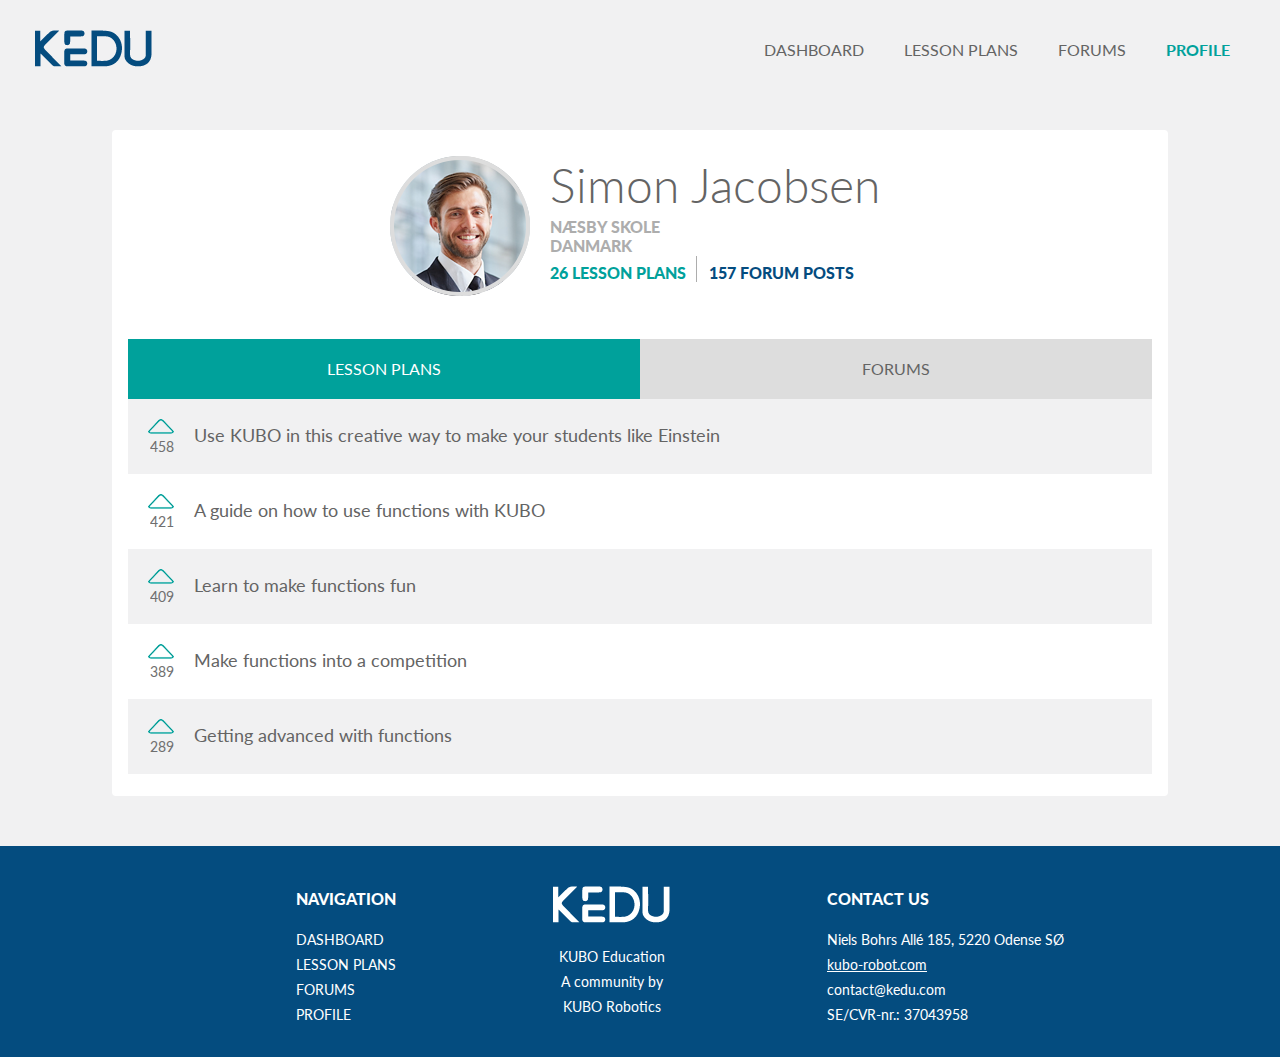
<file: profile.html>
<!DOCTYPE html>
<html lang="en">
  <head>
    <meta charset="UTF-8">
    <meta name="description" content="KEDU educators platfrom for teachers - KUBO. Kedu is an online platform for teachers all around the world, find lessonplans and forum debate about the KUBO robot and teaching in general">
    <meta name="keywords" content="KUBO, KEDU, Educational, TagTile, Robot, Teaching, Teachers, Education, Community, Programming, Kids, Plug-and-learn">
    <title>KEDU - Profile</title>
    <link type="text/css" rel="stylesheet" href="style.css">
    <link rel="icon" type="image/png" sizes="32x32" href="favicon-32x32.png">
    <link href="https://fonts.googleapis.com/css?family=Lato:100,300,400,700,900" rel="stylesheet">
    <script src="javascript.js"></script>
  </head>
  <body>
    <header>
      <div class="logo">
        <a href="dashboard.html">
          <img src="media/kedu-logo.png" alt="Picture of the KEDU logo">
        </a>
      </div>
      <div class="headerstyle">
        <nav>
          <ul>
            <li><a href="profile.html" class="current">PROFILE</a></li>
            <li><a href="forums.html">FORUMS</a></li>
            <li><a href="lessonplans.html">LESSON PLANS</a></li>
            <li><a href="dashboard.html">DASHBOARD</a></li>
          </ul>
        </nav>
      </div>
    </header>
    <main>
      <div id="userpage-container">
        <div class="userprofile">
          <div class="userpageleft">
            <img src="media/profileimage.png" alt="User profile image">
          </div>
          <div class="userpageright">
            <h2>Simon Jacobsen</h2>
            <div class="profile-infotext">
              <p>NÆSBY SKOLE</p>
              <p>DANMARK</p>
            </div>
            <p class="green">26 LESSON PLANS</p>
            <p class="blue"> 157 FORUM POSTS</p>
          </div>
        </div>
        <div id="usercontent">
          <div id="lessonplanfrontcontainer-user">
            <div class="profile-category profile-active">
              <p onclick="changeCategory()">LESSON PLANS</p>
            </div>
            <div class="profile-category">
              <p onclick="changeCategory2()">FORUMS</p>
            </div>
            <div class="vote">
              <div id="votebutton" onclick="vote(); this.onclick=null;">
                <input class="votenumber" type="text" id="number" value="458" disabled>
              </div>
              <p class="posttext">Use KUBO in this creative way to make your students like Einstein</p>
            </div>
            <div class="vote white">
              <div id="votebutton2" onclick="vote2(); this.onclick=null;">
                <input class="votenumber" type="text" id="number2" value="421" disabled>
              </div>
              <p class="posttext">A guide on how to use functions with KUBO</p>
            </div>
            <div class="vote">
              <div id="votebutton3" onclick="vote3(); this.onclick=null;">
                <input class="votenumber" type="text" id="number3" value="409" disabled>
              </div>
              <p class="posttext">Learn to make functions fun</p>
            </div>
            <div class="vote white">
              <div id="votebutton4" onclick="vote4(); this.onclick=null;">
                <input class="votenumber" type="text" id="number4" value="389" disabled>
              </div>
              <p class="posttext">Make functions into a competition</p>
            </div>
            <div class="vote">
              <div id="votebutton5" onclick="vote5(); this.onclick=null;">
                <input class="votenumber" type="text" id="number5" value="289" disabled>
              </div>
              <p class="posttext">Getting advanced with functions</p>
            </div>
          </div>
          <div id="forumfrontcontainer">
            <div class="profile-category">
              <p onclick="changeCategory()">LESSON PLANS</p>
            </div>
            <div class="profile-category profile-active">
              <p onclick="changeCategory2()">FORUMS</p>
            </div>
            <div class="vote">
              <div id="votebutton6" onclick="vote6(); this.onclick=null;">
                <input class="votenumber" type="text" id="number6" value="823" disabled>
              </div>
              <p class="posttext">Download the new KEDU app, and participate in the competition</p>
            </div>
            <div class="vote white">
              <div id="votebutton7" onclick="vote7(); this.onclick=null;">
                <input class="votenumber" type="text" id="number7" value="465" disabled>
              </div>
              <p class="posttext">KUBO release the KUBO classroom-set!</p>
            </div>
            <div class="vote">
              <div id="votebutton8" onclick="vote8(); this.onclick=null;">
                <input class="votenumber" type="text" id="number8" value="423" disabled>
              </div>
              <p class="posttext">New popular way to use the KUBO robot</p>
            </div>
            <div class="vote white">
              <div id="votebutton9" onclick="vote9(); this.onclick=null;">
                <input class="votenumber" type="text" id="number9" value="278" disabled>
              </div>
              <p class="posttext">Discussion: How do other teacher use KUBO in class.</p>
            </div>
            <div class="vote">
              <div id="votebutton10" onclick="vote10(); this.onclick=null;">
                <input class="votenumber" type="text" id="number10" value="129" disabled>
              </div>
              <p class="posttext">How do i convince my school to buy the new classroom-set</p>
            </div>
          </div>
        </div>
      </div>
    </main>
    <footer>
      <div class="footer-container">
        <div class="footer1">
          <h3>NAVIGATION</h3>
          <a href="dashboard.html">DASHBOARD</a>
          <a href="lessonplans.html">LESSON PLANS</a>
          <a href="forums.html">FORUMS</a>
          <a href="profile.html">PROFILE</a>
        </div>
        <div class="footer2">
          <a href="dashboard.html"> <img src="media/kedu-logo-hvid.png" alt="Picture of the KEDU logo"></a>
          <p>KUBO Education</p>
          <p>A community by</p>
          <p>KUBO Robotics</p>
        </div>
        <div class="footer3">
          <h3>CONTACT US</h3>
          <p>Niels Bohrs Allé 185, 5220 Odense SØ</p>
          <a href="http://kubo-robot.com">kubo-robot.com</a>
          <p>contact@kedu.com</p>
          <p>SE/CVR-nr.: 37043958</p>
        </div>
      </div>
    </footer>
  </body>
</html>
</file>
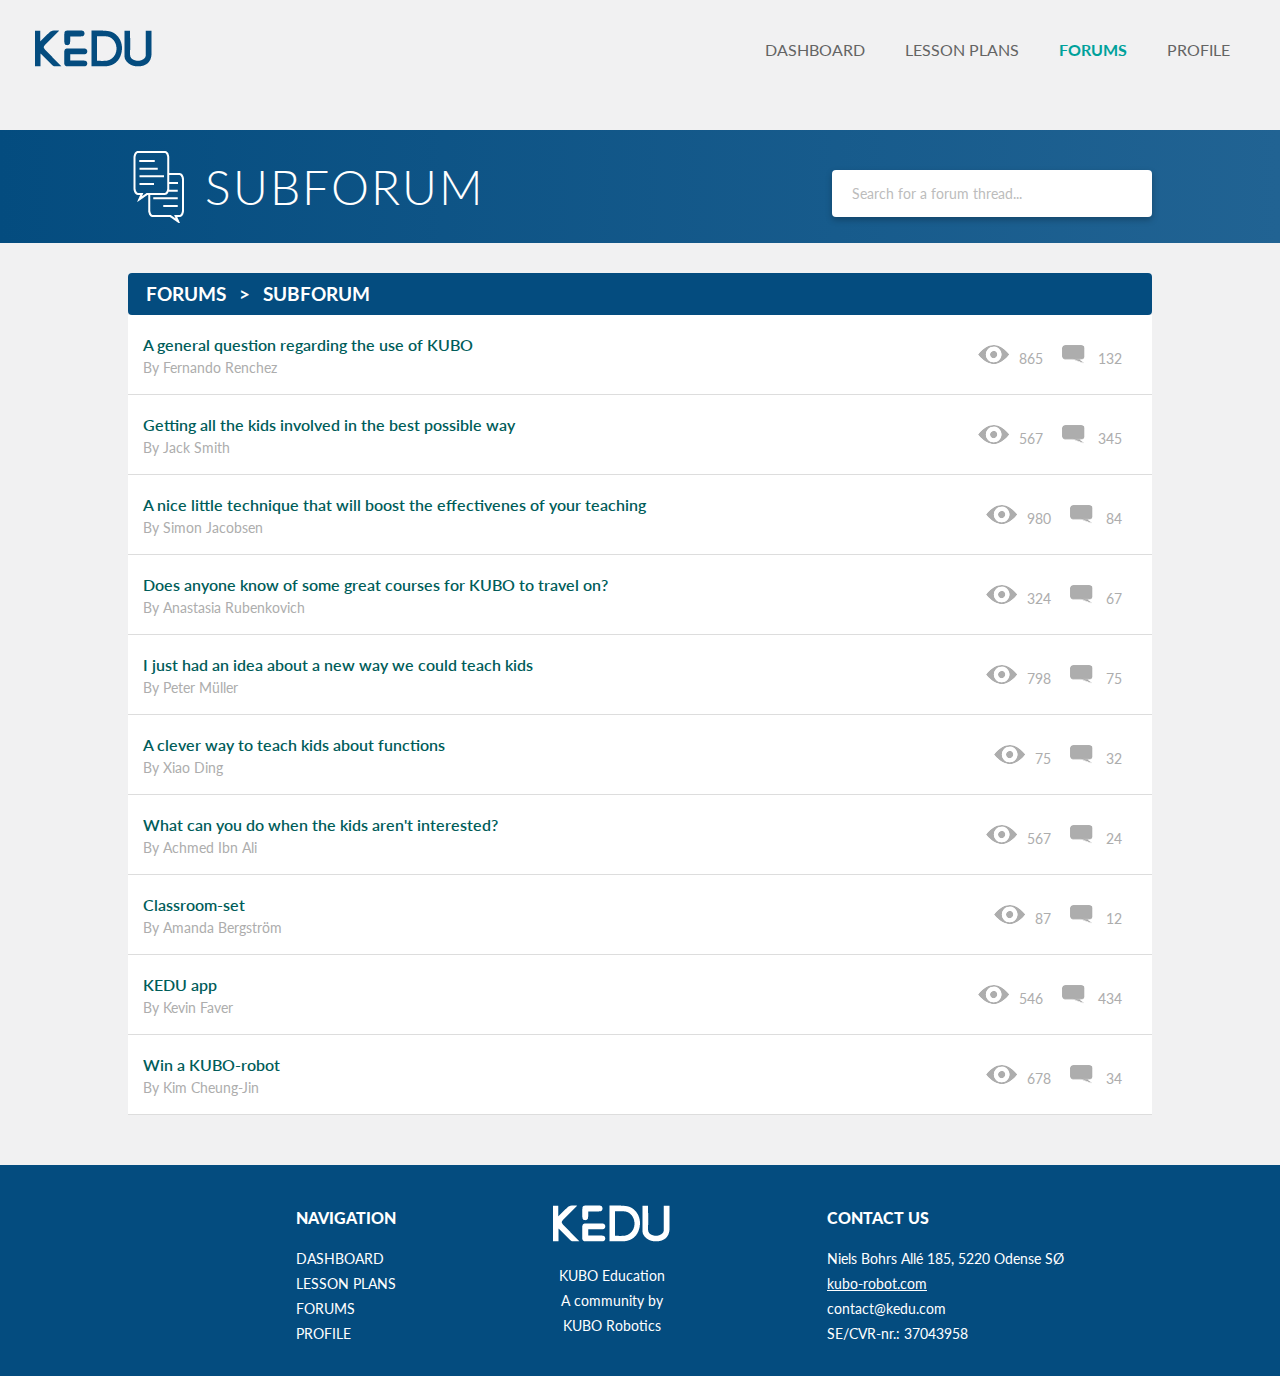
<file: subforum.html>
<!DOCTYPE html>
<html lang="en">
  <head>
    <meta charset="UTF-8">
    <meta name="description" content="KEDU educators platfrom for teachers - KUBO. Kedu is an online platform for teachers all around the world, find lessonplans and forum debate about the KUBO robot and teaching in general">
    <meta name="keywords" content="KUBO, KEDU, Educational, TagTile, Robot, Teaching, Teachers, Education, Community, Programming, Kids, Plug-and-learn">
    <title>KEDU - Forums - Subforum</title>
    <link type="text/css" rel="stylesheet" href="style.css">
    <link rel="icon" type="image/png" sizes="32x32" href="favicon-32x32.png">
    <link href="https://fonts.googleapis.com/css?family=Lato:100,300,400,700,900" rel="stylesheet">
    <script src="javascript.js"></script>
  </head>
  <body>
    <header>
      <div class="logo">
        <a href="dashboard.html">
          <img src="media/kedu-logo.png" alt="Picture of the KEDU logo">
        </a>
      </div>
      <div class="headerstyle">
        <nav>
          <ul>
            <li><a href="profile.html">PROFILE</a></li>
            <li><a href="forums.html" class="current">FORUMS</a></li>
            <li><a href="lessonplans.html">LESSON PLANS</a></li>
            <li><a href="dashboard.html">DASHBOARD</a></li>
          </ul>
        </nav>
      </div>
    </header>
    <main>
      <section id="forumtop">
        <div class="topbar">
          <div class="topcat">
            <img src="media/forums.png" alt="Vector img of documents, that respresents forumpage">
            <h1>SUBFORUM</h1>
            <div class="searchbar">
              <input type="text" placeholder="Search for a forum thread...">
            </div>
          </div>
        </div>
      </section>
      <div class="forums">
        <div class="forumtitle">
          <h3>
            <a href="forums.html">FORUMS</a>
            <span class="divider"> > </span>
            <a href="#">SUBFORUM</a>
          </h3>
        </div>
        <a href="thread.html" class="forumsubject">
          <div class="forumleft">
            <h4>A general question regarding the use of KUBO</h4>
            <p>By Fernando Renchez</p>
          </div>
          <div class="forumright">
            <img src="media/eye.png" alt="Icon that represents how many views a thread has got">
            <p>865</p>
            <img src="media/speechbubble.png" alt="Icon that shows how many comments a object has got">
            <p>132</p>
          </div>
        </a>
        <a href="thread.html" class="forumsubject">
          <div class="forumleft">
            <h4>Getting all the kids involved in the best possible way</h4>
            <p>By Jack Smith</p>
          </div>
          <div class="forumright">
            <img src="media/eye.png" alt="Icon that represents how many views a thread has got">
            <p>567</p>
            <img src="media/speechbubble.png" alt="Icon that shows how many comments a object has got">
            <p>345</p>
          </div>
        </a>
        <a href="thread.html" class="forumsubject">
          <div class="forumleft">
            <h4>A nice little technique that will boost the effectivenes of your teaching</h4>
            <p>By Simon Jacobsen</p>
          </div>
          <div class="forumright">
            <img src="media/eye.png" alt="Icon that represents how many views a thread has got">
            <p>980</p>
            <img src="media/speechbubble.png" alt="Icon that shows how many comments a object has got">
            <p>84</p>
          </div>
        </a>
        <a href="thread.html" class="forumsubject">
          <div class="forumleft">
            <h4>Does anyone know of some great courses for KUBO to travel on?</h4>
            <p>By Anastasia Rubenkovich</p>
          </div>
          <div class="forumright">
            <img src="media/eye.png" alt="Icon that represents how many views a thread has got">
            <p>324</p>
            <img src="media/speechbubble.png" alt="Icon that shows how many comments a object has got">
            <p>67</p>
          </div>
        </a>
        <a href="thread.html" class="forumsubject">
          <div class="forumleft">
            <h4>I just had an idea about a new way we could teach kids</h4>
            <p>By Peter Müller</p>
          </div>
          <div class="forumright">
            <img src="media/eye.png" alt="Icon that represents how many views a thread has got">
            <p>798</p>
            <img src="media/speechbubble.png" alt="Icon that shows how many comments a object has got">
            <p>75</p>
          </div>
        </a>
        <a href="thread.html" class="forumsubject">
          <div class="forumleft">
            <h4>A clever way to teach kids about functions</h4>
            <p>By Xiao Ding</p>
          </div>
          <div class="forumright">
            <img src="media/eye.png" alt="Icon that represents how many views a thread has got">
            <p>75</p>
            <img src="media/speechbubble.png" alt="Icon that shows how many comments a object has got">
            <p>32</p>
          </div>
        </a>
        <a href="thread.html" class="forumsubject">
          <div class="forumleft">
            <h4>What can you do when the kids aren't interested?</h4>
            <p>By Achmed Ibn Ali</p>
          </div>
          <div class="forumright">
            <img src="media/eye.png" alt="Icon that represents how many views a thread has got">
            <p>567</p>
            <img src="media/speechbubble.png" alt="Icon that shows how many comments a object has got">
            <p>24</p>
          </div>
        </a>
        <a href="thread.html" class="forumsubject">
          <div class="forumleft">
            <h4>Classroom-set</h4>
            <p>By Amanda Bergström</p>
          </div>
          <div class="forumright">
            <img src="media/eye.png" alt="Icon that represents how many views a thread has got">
            <p>87</p>
            <img src="media/speechbubble.png" alt="Icon that shows how many comments a object has got">
            <p>12</p>
          </div>
        </a>
        <a href="thread.html" class="forumsubject">
          <div class="forumleft">
            <h4>KEDU app</h4>
            <p>By Kevin Faver</p>
          </div>
          <div class="forumright">
            <img src="media/eye.png" alt="Icon that represents how many views a thread has got">
            <p>546</p>
            <img src="media/speechbubble.png" alt="Icon that shows how many comments a object has got">
            <p>434</p>
          </div>
        </a>
        <a href="thread.html" class="forumsubject">
          <div class="forumleft">
            <h4>Win a KUBO-robot</h4>
            <p>By Kim Cheung-Jin</p>
          </div>
          <div class="forumright">
            <img src="media/eye.png" alt="Icon that represents how many views a thread has got">
            <p>678</p>
            <img src="media/speechbubble.png" alt="Icon that shows how many comments a object has got">
            <p>34</p>
          </div>
        </a>
      </div>
    </main>
    <footer>
      <div class="footer-container">
        <div class="footer1">
          <h3>NAVIGATION</h3>
          <a href="dashboard.html">DASHBOARD</a>
          <a href="lessonplans.html">LESSON PLANS</a>
          <a href="forums.html">FORUMS</a>
          <a href="profile.html">PROFILE</a>
        </div>
        <div class="footer2">
          <a href="dashboard.html"> <img src="media/kedu-logo-hvid.png" alt="Picture of the KEDU logo"></a>
          <p>KUBO Education</p>
          <p>A community by</p>
          <p>KUBO Robotics</p>
        </div>
        <div class="footer3">
          <h3>CONTACT US</h3>
          <p>Niels Bohrs Allé 185, 5220 Odense SØ</p>
          <a href="http://kubo-robot.com">kubo-robot.com</a>
          <p>contact@kedu.com</p>
          <p>SE/CVR-nr.: 37043958</p>
        </div>
      </div>
    </footer>
  </body>
</html>
</file>
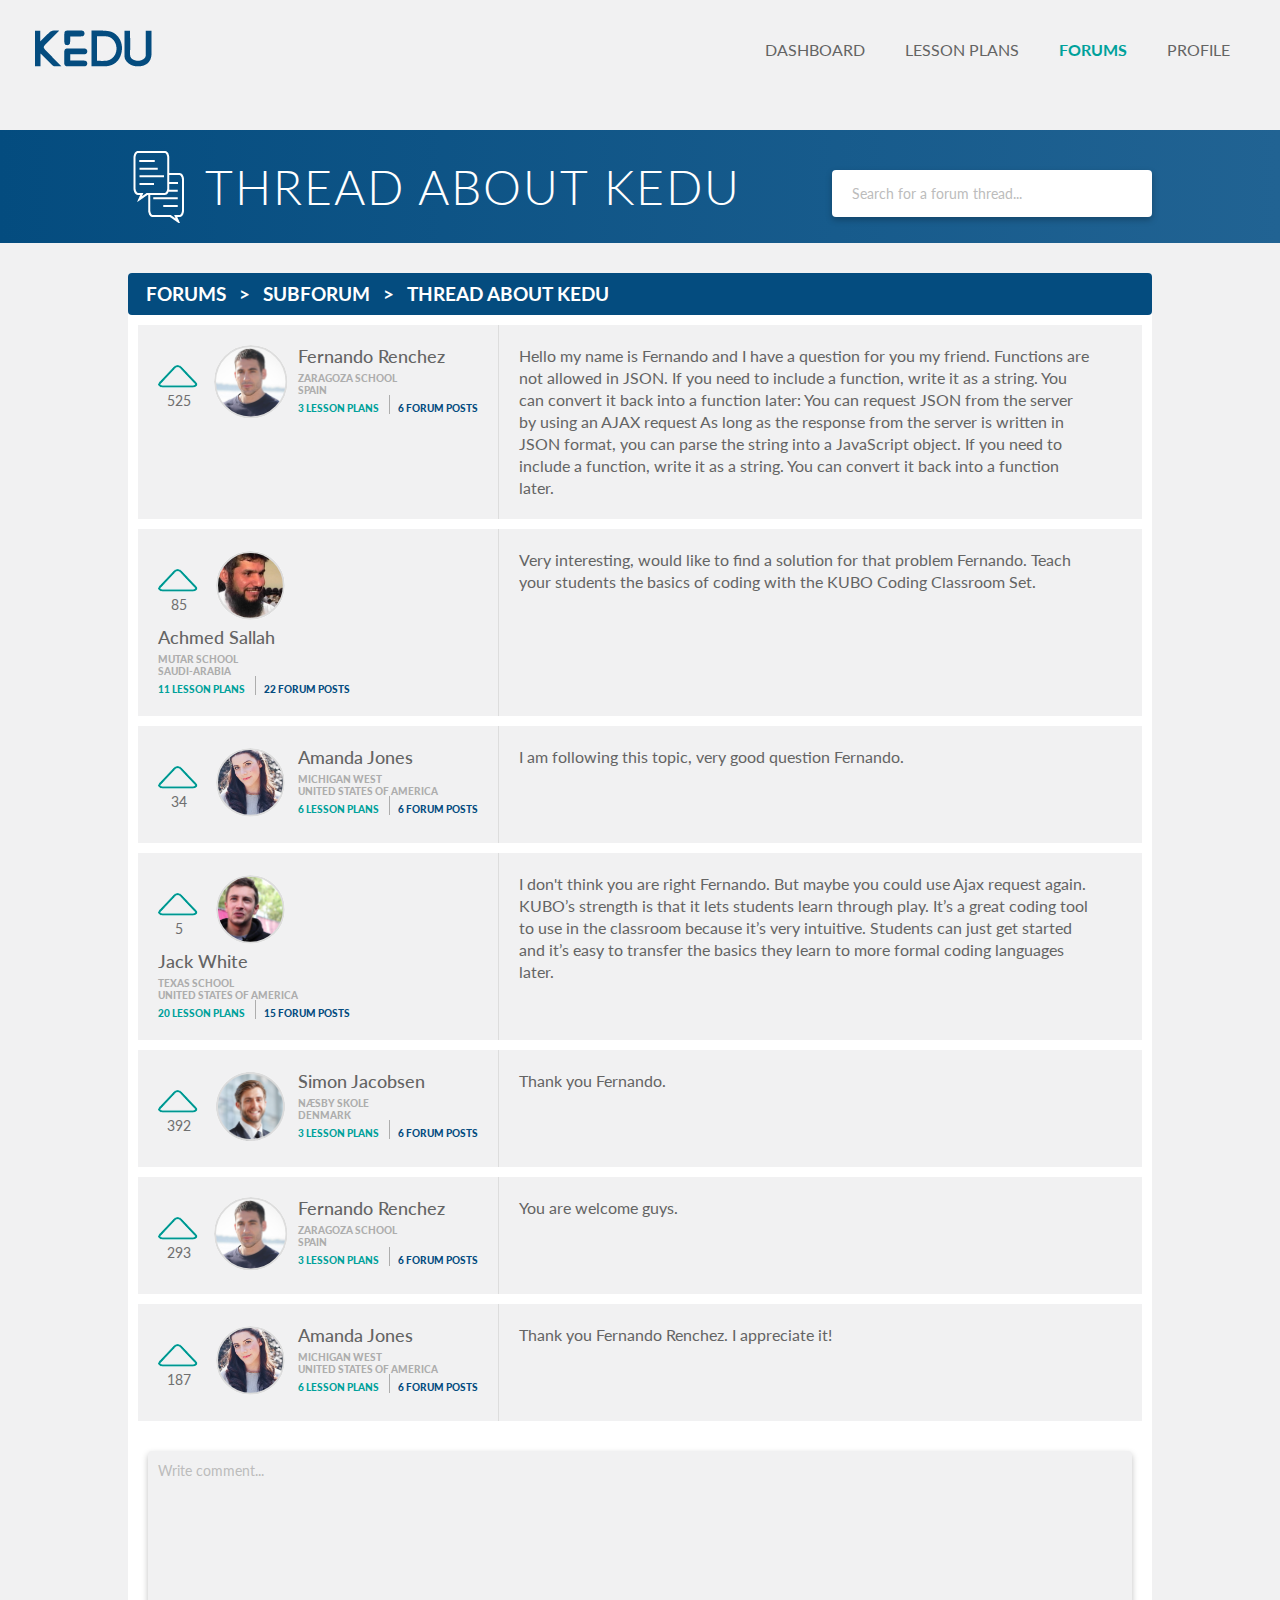
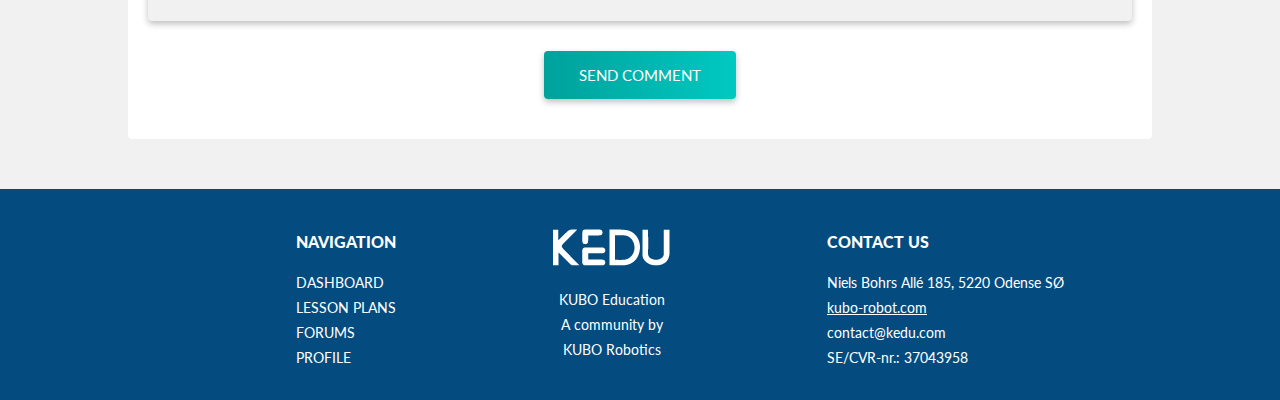
<file: thread.html>
<!DOCTYPE html>
<html lang="en">
  <head>
    <meta charset="UTF-8">
    <meta name="description" content="KEDU educators platfrom for teachers - KUBO. Kedu is an online platform for teachers all around the world, find lessonplans and forum debate about the KUBO robot and teaching in general">
    <meta name="keywords" content="KUBO, KEDU, Educational, TagTile, Robot, Teaching, Teachers, Education, Community, Programming, Kids, Plug-and-learn">
    <title>KEDU - Forum - Subforum - Thread</title>
    <link type="text/css" rel="stylesheet" href="style.css">
    <link rel="icon" type="image/png" sizes="32x32" href="favicon-32x32.png">
    <link href="https://fonts.googleapis.com/css?family=Lato:100,300,400,700,900" rel="stylesheet">
    <script src="javascript.js"></script>
  </head>
  <body>
    <header>
      <div class="logo">
        <a href="dashboard.html">
          <img src="media/kedu-logo.png" alt="Picture of the KEDU logo">
        </a>
      </div>
      <div class="headerstyle">
        <nav>
          <ul>
            <li><a href="profile.html">PROFILE</a></li>
            <li><a href="forums.html" class="current">FORUMS</a></li>
            <li><a href="lessonplans.html">LESSON PLANS</a></li>
            <li><a href="dashboard.html">DASHBOARD</a></li>
          </ul>
        </nav>
      </div>
    </header>
    <main>
      <section id="forumtop">
        <div class="topbar">
          <div class="topcat">
            <img src="media/forums.png" alt="Vector image of documents representing the forum page">
            <h1>THREAD ABOUT KEDU</h1>
            <div class="searchbar">
              <input type="text" placeholder="Search for a forum thread...">
            </div>
          </div>
        </div>
      </section>
      <div class="forums">
        <div class="forumtitle">
          <h3>
            <a href="forums.html">FORUMS</a>
            <span class="divider"> > </span>
            <a href="subforum.html">SUBFORUM</a>
            <span class="divider"> > </span>
            <a href="#">THREAD ABOUT KEDU</a>
          </h3>
        </div>
        <div class="threadcontainer">
          <div class="threadinfo">
            <div class="forumleft">
              <div class="comment-vote">
                <div id="lessonvotebutton1" onclick="lessonvotebutton1(); this.onclick=null;">
                  <input class="lessonplan-votenumber" type="text" id="lessonplannumber1" value=" 525" disabled>
                </div>
              </div>
              <div class="profileimage">
                <img src="media/fernando.png" alt="Placeholder user profile">
              </div>
              <div class="profiletext">
                <a href="profile.html">Fernando Renchez</a>
                <p>Zaragoza School</p>
                <p>Spain</p>
                <p class="green">3 LESSON PLANS</p><p class="blue">6 FORUM POSTS</p>
              </div>
            </div>
          </div>
          <div class="threadcontent">
            <p>Hello my name is Fernando and I have a question for you my friend. Functions are not allowed in JSON.
              If you need to include a function, write it as a string.
              You can convert it back into a function later: You can request JSON from the server by using an AJAX request
              As long as the response from the server is written in JSON format, you can parse the string into a JavaScript object.
              If you need to include a function, write it as a string. You can convert it back into a function later.</p>
          </div>
        </div>
        <div class="threadcontainer">
          <div class="threadinfo">
            <div class="forumleft">
              <div class="comment-vote">
                <div id="lessonvotebutton2" onclick="lessonvotebutton2(); this.onclick=null;">
                  <input class="lessonplan-votenumber" type="text" id="lessonplannumber2" value=" 85" disabled>
                </div>
              </div>
              <div class="profileimage">
                <img src="media/achmed.png" alt="Placeholder user profile">
              </div>
              <div class="profiletext">
                <a href="profile.html">Achmed Sallah</a>
                <p>Mutar School</p>
                <p>Saudi-Arabia</p>
                <p class="green">11 LESSON PLANS</p><p class="blue">22 FORUM POSTS</p>
              </div>
            </div>
          </div>
          <div class="threadcontent">
            <p>Very interesting, would like to find a solution for that problem Fernando. Teach your students the basics
               of coding with the KUBO Coding Classroom Set.</p>
          </div>
        </div>
        <div class="threadcontainer">
          <div class="threadinfo">
            <div class="forumleft">
              <div class="comment-vote">
                <div id="lessonvotebutton3" onclick="lessonvotebutton3(); this.onclick=null;">
                  <input class="lessonplan-votenumber" type="text" id="lessonplannumber3" value=" 34" disabled>
                </div>
              </div>
              <div class="profileimage">
                <img src="media/amanda.png" alt="Placeholder user profile">
              </div>
              <div class="profiletext">
                <a href="profile.html">Amanda Jones</a>
                <p>Michigan West</p>
                <p>United States of America</p>
                <p class="green">6 LESSON PLANS</p><p class="blue">6 FORUM POSTS</p>
              </div>
            </div>
          </div>
          <div class="threadcontent">
            <p>I am following this topic, very good question Fernando.</p>
          </div>
        </div>
        <div class="threadcontainer">
          <div class="threadinfo">
            <div class="forumleft">
              <div class="comment-vote">
                <div id="lessonvotebutton4" onclick="lessonvotebutton4(); this.onclick=null;">
                  <input class="lessonplan-votenumber" type="text" id="lessonplannumber4" value=" 5" disabled>
                </div>
              </div>
              <div class="profileimage">
                <img src="media/jack.png" alt="Placeholder user profile">
              </div>
              <div class="profiletext">
                <a href="profile.html">Jack White</a>
                <p>Texas School</p>
                <p>United States of America</p>
                <p class="green">20 LESSON PLANS</p><p class="blue">15 FORUM POSTS</p>
              </div>
            </div>
          </div>
          <div class="threadcontent">
            <p>I don't think you are right Fernando. But maybe you could use Ajax request again. KUBO’s strength is
               that it lets students learn through play. It’s a great coding tool to use in the classroom because it’s
               very intuitive. Students can just get started and it’s easy to transfer the basics they learn to more
               formal coding languages later.</p>
          </div>
        </div>
        <div class="threadcontainer">
          <div class="threadinfo">
            <div class="forumleft">
              <div class="comment-vote">
                <div id="lessonvotebutton5" onclick="lessonvotebutton5(); this.onclick=null;">
                  <input class="lessonplan-votenumber" type="text" id="lessonplannumber5" value=" 392" disabled>
                </div>
              </div>
              <div class="profileimage">
                <img src="media/simon.png" alt="Placeholder user profile">
              </div>
              <div class="profiletext">
                <a href="profile.html">Simon Jacobsen</a>
                <p>NÆSBY SKOLE</p>
                <p>DENMARK</p>
                <p class="green">3 LESSON PLANS</p><p class="blue">6 FORUM POSTS</p>
              </div>
            </div>
          </div>
          <div class="threadcontent">
            <p>Thank you Fernando.</p>
          </div>
        </div>
        <div class="threadcontainer">
          <div class="threadinfo">
            <div class="forumleft">
              <div class="comment-vote">
                <div id="lessonvotebutton6" onclick="lessonvotebutton6(); this.onclick=null;">
                  <input class="lessonplan-votenumber" type="text" id="lessonplannumber6" value=" 293" disabled>
                </div>
              </div>
              <div class="profileimage">
                <img src="media/fernando.png" alt="Placeholder user profile">
              </div>
              <div class="profiletext">
                <a href="profile.html">Fernando Renchez</a>
                <p>Zaragoza School</p>
                <p>Spain</p>
                <p class="green">3 LESSON PLANS</p><p class="blue">6 FORUM POSTS</p>
              </div>
            </div>
          </div>
          <div class="threadcontent">
            <p>You are welcome guys.</p>
          </div>
        </div>
        <div class="threadcontainer">
          <div class="threadinfo">
            <div class="forumleft">
              <div class="comment-vote">
                <div id="lessonvotebutton7" onclick="lessonvotebutton7(); this.onclick=null;">
                  <input class="lessonplan-votenumber" type="text" id="lessonplannumber7" value=" 187" disabled>
                </div>
              </div>
              <div class="profileimage">
                <img src="media/amanda.png" alt="Placeholder user profile">
              </div>
              <div class="profiletext">
                <a href="profile.html">Amanda Jones</a>
                <p>Michigan West</p>
                <p>United States of America</p>
                <p class="green">6 LESSON PLANS</p><p class="blue">6 FORUM POSTS</p>
              </div>
            </div>
          </div>
          <div class="threadcontent">
            <p>Thank you Fernando Renchez. I appreciate it!</p>
          </div>
        </div>
        <div class="comment-content">
          <textarea class="comment-text" placeholder="Write comment..."></textarea>
          <div class="send-comment">
            <button type="button">SEND COMMENT</button>
          </div>
        </div>
      </div>
    </main>
    <footer>
      <div class="footer-container">
        <div class="footer1">
          <h3>NAVIGATION</h3>
          <a href="dashboard.html">DASHBOARD</a>
          <a href="lessonplans.html">LESSON PLANS</a>
          <a href="forums.html">FORUMS</a>
          <a href="profile.html">PROFILE</a>
        </div>
        <div class="footer2">
          <a href="dashboard.html"> <img src="media/kedu-logo-hvid.png" alt="Picture of the KEDU logo"></a>
          <p>KUBO Education</p>
          <p>A community by</p>
          <p>KUBO Robotics</p>
        </div>
        <div class="footer3">
          <h3>CONTACT US</h3>
          <p>Niels Bohrs Allé 185, 5220 Odense SØ</p>
          <a href="http://kubo-robot.com">kubo-robot.com</a>
          <p>contact@kedu.com</p>
          <p>SE/CVR-nr.: 37043958</p>
        </div>
      </div>
    </footer>
  </body>
</html>
</file>
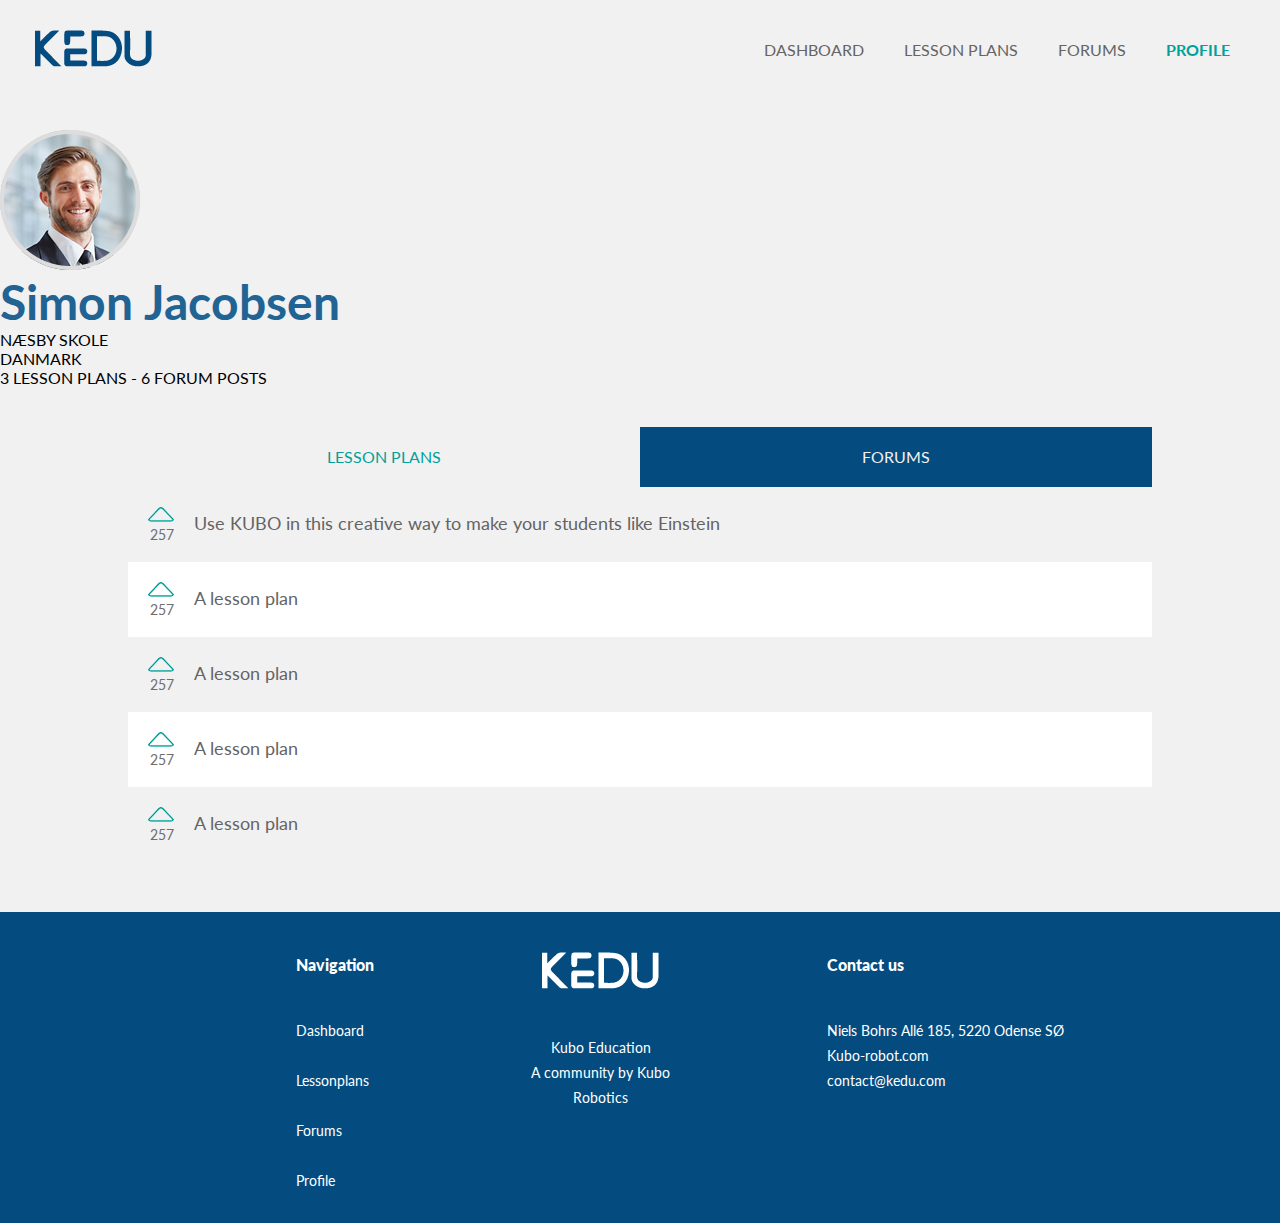
<file: userpage.html>
<!DOCTYPE html>
<html lang="en">
  <head>
    <meta charset="UTF-8">
    <meta name="description" content="KEDU educators platfrom for teachers - KUBO. Kedu is an online platform for teachers all around the world, find lessonplans and forum debate about the KUBO robot and teaching in general">
    <title>KEDU - Userpage</title>
    <link type="text/css" rel="stylesheet" href="style.css">
    <script src="javascript.js"></script>
    <link rel="shortcut icon" href="favicon.ico">
    <link href="https://fonts.googleapis.com/css?family=Lato:100,300,400,700,900" rel="stylesheet">
    <link rel="icon" type="image/png" sizes="32x32" href="favicon-32x32.png">
  </head>
  <body>
    <header>
      <div class="logo">
        <img src="media/kedu-logo.png" alt="Picture of the KEDU logo">
        </div>
      <div class="headerstyle">
      <nav>
        <ul>
          <li><a href="userpage.html"><span class="current">PROFILE</a></li>
          <li><a href="forums.html">FORUMS</a></li>
          <li><a href="lessonplans.html">LESSON PLANS</a></li>
          <li><a href="dashboard.html">DASHBOARD</a></li>
        </ul>
      </nav>
    </div>
    </header>
    <main>
      <div id="userpage">
        <div class="leftuserimage">
          <img src="media/profileimage.png" alt="Placeholder user profile">
        </div>
        <div class="rightusertext">
          <h2>Simon Jacobsen</h2>
          <p>NÆSBY SKOLE</p>
          <p>DANMARK</p>
          <p>3 LESSON PLANS - 6 FORUM POSTS</p>
        </div>




      <div id="lessonplanfrontcontainer">
        <div class="category active">
          <p onclick="changeUser()">LESSON PLANS</p>
        </div>
        <div class="category">
          <p onclick="changeUser2()">FORUMS</p>
        </div>

        <div class="vote">
          <div id="votebutton" onclick="vote(); this.onclick=null;">
            <input class="votenumber" type="text" id="number" value="257" disabled>
          </div>
          <p class="posttext">Use KUBO in this creative way to make your students like Einstein</p>
        </div>
      <div class="vote white">
        <div id="votebutton2" onclick="vote2(); this.onclick=null;">
          <input class="votenumber" type="text" id="number2" value="257" disabled>
        </div>
        <p class="posttext">A lesson plan</p>
      </div>
      <div class="vote">
        <div id="votebutton3" onclick="vote3(); this.onclick=null;">
          <input class="votenumber" type="text" id="number3" value="257" disabled>
        </div>
        <p class="posttext">A lesson plan</p>
      </div>
      <div class="vote white">
        <div id="votebutton4" onclick="vote4(); this.onclick=null;">
          <input class="votenumber" type="text" id="number4" value="257" disabled>
        </div>
        <p class="posttext">A lesson plan</p>
      </div>
      <div class="vote">
        <div id="votebutton5" onclick="vote5(); this.onclick=null;">
          <input class="votenumber" type="text" id="number5" value="257" disabled>
        </div>
        <p class="posttext">A lesson plan</p>
      </div>
    </div>





      <div id="forumfrontcontainer">
        <div class="category">
          <p onclick="changeuser()">LESSON PLANS</p>
        </div>
        <div class="category active">
          <p onclick="changeuser2()">FORUMS</p>
        </div>

        <div class="vote">
          <div id="votebutton6" onclick="vote6(); this.onclick=null;">
            <input class="votenumber" type="text" id="number6" value="257" disabled>
          </div>
          <p class="posttext">This is a forum post</p>
        </div>
        <div class="vote white">
          <div id="votebutton7" onclick="vote7(); this.onclick=null;">
            <input class="votenumber" type="text" id="number7" value="257" disabled>
          </div>
          <p class="posttext">This is a forum post</p>
        </div>
      <div class="vote">
        <div id="votebutton8" onclick="vote8(); this.onclick=null;">
          <input class="votenumber" type="text" id="number8" value="257" disabled>
        </div>
        <p class="posttext">This is a forum post</p>
      </div>
      <div class="vote white">
        <div id="votebutton9" onclick="vote9(); this.onclick=null;">
          <input class="votenumber" type="text" id="number9" value="257" disabled>
        </div>
        <p class="posttext">This is a forum post</p>
      </div>
      <div class="vote">
        <div id="votebutton10" onclick="vote10(); this.onclick=null;">
          <input class="votenumber" type="text" id="number10" value="257" disabled>
        </div>
        <p class="posttext">This is a forum post</p>
      </div>
    </div>
 </div>




      <footer>
        <div class="footer-container">
          <div class="footer1"><h3>Navigation</h3><br>
            <p><a href="dashboard.html">Dashboard</a><br>
            <a href="lessonplans.html">Lessonplans</a><br>
          <a href="forums.html">Forums</a><br>
          <a href="userpage.html">Profile</a>
        </p></div>
            <div class="footer2"><img src="media/kedu-logo-hvid.png" alt="Picture of the KEDU logo"><br><br><p>Kubo Education<br>A community by Kubo<br>Robotics</div>
              <div class="footer3"><h3>Contact us</h3><br><p>Niels Bohrs Allé 185, 5220 Odense SØ<br>Kubo-robot.com<br>contact@kedu.com</div>
              </div>
      </footer>


    </main>
  </body>
</html>
</file>
<file: style.css>
*{
  margin: 0;
  padding: 0;
  font-family: 'Lato', sans-serif;
}

body{
  background-color: #F1F1F2;
}

#difficulty{
  text-transform: uppercase;
}

#lessonplanone{
  /*display: none;*/
}

#lessonvotebutton0{
  float: left;
  margin: 70px 0 0 20px;
  width: 40px;
  height: 23px;
  background-image: url("media/lessonplanvote.png");
}

.userpage{
  width: 80%;
  height: 200px;
  margin: 0 auto;
  background: #FFF;
  border-radius: 4px;
  text-align: center;
}​

.rightusertext p{
  color: #ADADAD;
  font-size: 16px;
  font-weight: 700;
}​

.rightusertext h2{
  color: #646464;
  font-weight: 300;
}​

.rightusertext{
  background-color: #FFF;
  margin-bottom: 20px;
}​

.userpage > .leftuserimg{
  float: left;
  width: 160px !important;
}​

.userpage img{
  display: inline;
}​

.userpage h2{
  display: inline;
  color: #646464;
}​

.create-lesson .send-comment{
  padding-top: 0;
}

.small-height{
  height: 24px !important;
}

.create-lessonplan-chapters{
  display: flex;
  margin: -20px 0 20px 0;
  justify-content: flex-start;
  flex-wrap: nowrap;
}

.create-lessonplan-chapters div {
  background-color: #00A19B;
  cursor: pointer;
  color: #FFF;
  width: 120px;
  margin: 10px;
  padding: 40px 0;
  text-align: center;
  font-size: 15px;
}

.create-lesson-section{
  margin-bottom: 40px;
}

.add-chapter{
  background: #DDDDDD !important;
}

.lesson-text{
  color: #646464;
  border: 0px;
  background: #F1F1F2;
  margin: 0 auto;
  display: block;
  width: 98%;
  height: 150px;
  border-radius: 4px;
  line-height: 1.4em;
  padding: 10px;
  font-size: 14px;
  box-shadow: 0px 3px 6px rgba(0, 0, 0, 0.25);
}

textarea{
  resize: none;
}

.create-lesson{
  width: 80%;
  margin: 0 10%;
  background: #FFF;
  padding: 20px;
}

.create-lesson-title h3{
  color: #FFF;
  background: #00A19B;
  padding: 6px 0 6px 12px;
}

.respond-vote{
  display: inline;
  float: left;
  width: 44px;
  margin-top: -14px;
  min-width: 44px;
}

.report-lessonplan{
  margin: 30px auto;
  text-align: center;
  width: 100%;
}

.report-lessonplan button{
  padding: 15px 35px;
  border-radius: 4px;
  background: linear-gradient(to right, #8D0505 , #B75400);
  font-size: 15px;
  border: none;
  color: #FFF;
  cursor: pointer;
  box-shadow: 0px 3px 6px rgba(0, 0, 0, 0.25);
  transition: background-color 0.2s linear;
}

.report-lessonplan button:hover{
  background: linear-gradient(to right, #8D0505 , #B75400);
}

.send-comment button{
  padding: 15px 35px;
  border-radius: 4px;
  background: linear-gradient(to right, #00A19B , #00C9C2);
  font-size: 15px;
  border: none;
  color: #FFF;
  cursor: pointer;
  box-shadow: 0px 3px 6px rgba(0, 0, 0, 0.25);
  transition: background-color 0.2s linear;
}

.send-comment button:hover{
  background: linear-gradient(to right, #00A19B , #00C9C2);
}

#login #signupbutton{
  width: 170px;
  cursor: pointer;
}

#login #signupbutton:hover{
  background: #F1F1F2;
  color: #00A19B;
}

.comment-vote{
  display: inline;
  float: left;
  width: 76px;
  margin: -50px 0 0 -20px;
  min-width: 76px;
}

.comment-vote img{
  display: inline;
  float: left;
}

.main-comment{
  background-color: #FFF;
  padding-bottom: 20px;
}

.comment-title{
  background-color: #00A19B;
  color: #FFF;
  padding: 10px;
  border-radius: 4px;
}

.comment-content{
  padding: 20px 20px 0 20px;
}

.comment-title h3{
  padding: 10px;
}

.send-comment{
  margin: 0 auto;
  text-align: center;
  padding: 30px 0;
}

.send-comment a{
  background: linear-gradient(to right, #00A19B , #00C9C2);
  height: 50px;
  color: white;
}

.comment-text{
  color: #646464;
  border: 0px;
  background: #F1F1F2;
  margin: 10px auto 0 auto;
  display: block;
  width: 98%;
  height: 150px;
  border-radius: 4px;
  line-height: 1.4em;
  padding: 10px 10px;
  font-size: 14px;
  box-shadow: 0px 3px 6px rgba(0, 0, 0, 0.25);
}

::-webkit-input-placeholder {
  color: #BCBCBC;
}

.respond-name{
  display: inline;
  padding: 0px 40px 10px 0;
  float: left;
  width: 150px;
}

.respond-content{
  display: inline;
  float: left;
  width: 70%;
}

.respond-content p{
  display: inline;
  float: left;
}

.respond-name a{
  text-decoration: none;
  color: #00A19B;
  font-size: 18px;
  float: left;
  padding-left: 20px;
}

.thread-response{
  background: #DDDDDD;
  color: #646464;
  float: left;
  width: 89%;
  display: block;
  margin-left: 10%;
  margin-right: 10px;
  padding: 10px 0;
}


.comment-top button{
margin: auto;
text-align: center;
}


#comment-section{
  width: 80%;
  margin: 20px auto;
}

.infobox .author{
  margin: 10px 0 4px 0;
}

.forumtitle{
  background: #044C7F;
  width: 100%;
  float: left;
  display: block;
  border-radius: 4px;
  color: #FFF;
}

.forumtitle h3{
  padding: 10px 15px 10px 18px;
}

.forumtitle a{
  text-decoration: none;
  color: #FFF;
}

.divider{
  padding: 0 8px;
}

.profileimage{
  float: left;
  margin-right: 10px;
}

.profiletext{
  float: left;
}

.profiletext a{
  text-decoration: none;
  color: #646464;
  font-size: 18px;
  margin-bottom: 5px;
  display: block;
  font-weight: 500;
  padding-left: 0 !important;
}

.profiletext p{
  color: #ADADAD;
  text-transform: uppercase;
  font-size: 10px;
  font-weight: 900;
}

.profiletext h4{
  padding: 0 0 4px 0 !important;
  font-size: 18px;
}

.green{
  padding: 7px 10px 0 0;
  border-right: 1px solid #ADADAD;
  display: inline;
  color: #00A19B !important;
}

.blue{
  padding-left: 8px;
  display: inline;
  color: #044C7F !important;
}

.threadcontainer{
  display: flex;
  min-height: 100px;
  padding: 10px 10px 0 10px;
}

.threadinfo{
  width: 400px;
  background: #F1F1F2;
  padding: 20px;
  border-right: 1px solid #DDDDDD;
}

.threadcontent{
  width: 75%;
  padding: 20px;
  background-color: #F1F1F2;
  color: #646464;
  line-height: 22px;
}

.threadcontent p{
  width: 95%;
}

.add-button{
  background: #005D5A;
  font-weight: 500;
  padding: 15px 20px;
  text-decoration: none;
  color: white;
  border-radius: 4px;
  font-size: 13px;
  margin-bottom: 20px;
  border: 1px solid #002423;
  float: left;
  transition: all 0.5s ease;
}

.add-button:hover{
  background: #043836;
}


#lessonvotebutton1{
  float: left;
  margin: 70px 0 0 20px;
  width: 40px;
  height: 23px;
  background-image: url("media/lessonplanvote.png");
}

.lessonplan-votenumber{
  width: 100%;
  box-shadow: none;
  margin: 12px 0 0 -21px;
  background: none;
  font-size: 14px;
  text-align: center;
}

.testcontainer {
  width: 80%;
  margin: 0 auto;
}

html{
  position:relative;
  min-height: 100%;
}

.flex-container {
  display: flex;
  flex-wrap: nowrap;
  justify-content: center;
}

.lessonplan-aside{
  background-color: #f1f1f1;
  width: 15%;
  min-width: 180px;
  margin-right: 10px;
}

.lessonplan-focus{
  background-color: #FFF;
  border-radius: 4px;
}

.lessonplan{
  display: flex;
  width: 100%;
  padding: 20px 0;
  border-bottom: 1px solid #DDDDDD;
}

.lessonplan-vote{
  width: 76px;
  min-width: 76px;
}

.lessonplan-left{
  width: 350px;
}

.lessonplan-left img{
  width: 100%;
}

.lessonplan-right{
  width: 600px;
  display: inline;
  width: 50%;
  padding: 0 20px;
}

.lessonplan-right h2{
color: #646464;
padding-bottom: 4px;
font-size: 24px;
font-weight: 700;
}

.lessonplan-right a{
  color: #ADADAD;
}

.lessonplan-right p{
  padding: 12px 0 20px 0;
  line-height: 22px;
  color: #646464;
}

.lessonplan-bottom{
  display: block;
}

.lessonplan-bottom img{
  padding: 0 4px 0 10px;
  vertical-align: center;
  display: inline;
}

.lessonplan-bottom p{
  vertical-align: center;
  display: inline;
  color: #ADADAD;
  font-weight: 700;
  font-size: 13px;
}

.aside2{
  width: 200px;
}

.aside2 div{
  display: block;
}

.aside2 div p{
  background: rgba(0,161,155,0.5);
  color: #FFF;
  cursor: pointer;
  display: block;
  padding: 8px 12px;
  margin-top: 12px;
  display: inline-block;
  border-radius: 4px;
  font-size: 14px;
  transition: background-color 0.3s linear;
}

.aside2 p:hover{
  background-color: rgba(0,161,155,0.8);
}

.chosen{
  background: #00A19B !important;
}

.aside2 h3{
  color: #00A19B;
  margin: 20px 0 -4px 0;
}

.topcategory{
  margin: 0 !important;
}

.main2{
  width: 800px;
}

.searchbar{
  display: inline;
  float: right;
  width: 300px;
  margin-right: 20px;
}

.searchbar input{
  width: 100%;
}

.forumsubject{
  width: 100%;
  float: left;
  margin: 0 auto;
  padding: 20px 0 18px 0;
  background-color: #FFF;
  border-bottom: 1px solid #DDDDDD;
  transition: background-color 0.5s;
  cursor: pointer;
}

.forumsubject:hover{
  background-color: #E8E8E8;
}

#userpage-container{
  border-radius: 4px;
  width: 80%;
  padding: 26px 16px 0 16px;
  height: 640px;
  margin: 0 auto;
  background-color: #FFF;
}

.userprofile{
  width: 500px;
  margin: 0 auto;
}

.usercontent{
  margin-top: 20px;
  width: 100%;
  display: block;
  float: left;
}

.userpageleft{
  width: 160px;
  float: left;
}

.userpageright{
  float: left;
}

.userpageright h2{
  color: #646464;
  font-weight: 300;
}

.userpageright p{
  color: #ADADAD;
  font-weight: 900;
}

.profile-infotext{
  margin: 4px 0 8px 0;
}

.forumsubject img{
  display: inline;
}

.forumsubject h4{
  color: #005D5A;
  font-weight: 600;
  padding: 0 0 3px 15px;
}

.forumsubject p{
  font-size: 14px;
  padding-left: 15px;
  color: #ADADAD;
  display: inline;
}

.forumleft{
  float: left;
  display: inline;
}

.forumright{
  float: right;
  display: inline;
  padding-right: 20px;
}

.forumright img{
  margin-top: 10px;
  vertical-align: center;
}

.forumright p{
  padding: 0 10px 0 5px;
  vertical-align: center;
}

.forums {
  width: 80%;
  margin: 0 auto;
  background: #FFF;
  border-radius: 4px;
  padding-bottom: 10px;
}​

main{
  width: 100%;
  float: left;
  box-sizing: border-box;
  background-color: #F1F1F2;
  margin: 0;
  padding: 0;
}

.white{
  background: #fff !important;
}

#login{
  background-image: url("media/bg.jpg");
  background-size: cover;
  text-align: center;
}

section h2{
  text-align: center;
  margin-top: 60px;
}

#loginbutton{
  color: #FFF;
  width: 220px;
  margin-right: 10px;
  background: linear-gradient(to right, #00A19B , #00C9C2);
  border: 1px solid #FFF;
  box-shadow: 0px 0px 16px rgba(255, 255, 255, 0.5);
  transition: box-shadow 0.2s ease-in-out;
}

#loginbutton:hover{
  box-shadow: 0px 0px 16px rgba(255, 255, 255, 1);
}

.indexcontainer{
  position: relative;
  position: absolute;
  top: 42%;
  left: 20px;
  right: 20px;
  color: white;
  padding: 20px;
  transform: translateY(-50%);
  resize: vertical;
  overflow: auto;
  resize: vertical;
  overflow: auto;
}

.indexcontainer h1{
  margin-top: 40px;
  font-weight: 900;
}

input{
  margin: 20px auto;
  width: 380px;
  padding: 15px 0 15px 20px;
  background: #FFF;
  color: #6F6F6F;
  font-size: 14px;
  border-radius: 4px;
  display: block;
  border: none;
  box-shadow: 0px 3px 6px rgba(0, 0, 0, 0.25);
}

h2{
  color: #216393;
  font-size: 48px;
}

button{
  padding: 15px 35px;
  border-radius: 4px;
  background: #FFF;
  font-size: 15px;
  border: none;
  color: #00A19B;
  box-shadow: 0px 3px 6px rgba(0, 0, 0, 0.25);
  transition: background-color 0.2s linear;
}

button:hover{
  background: #00A19B;
  color: white;
}

h1{
  font-size: 60px;
  margin-bottom: 30px;
}

.tagline{
  margin: 0 auto;
  padding: 20px 0 10px 0;
  width: 400px;
}

#popup{
  position: fixed;
  top: 0;
  left: 0;
  background-color: rgba(0,0,0,.7);
  width: 100%;
  height: 100%;
  display: none;
}

#popup-main{
  position: fixed;
  width: 600px;
  height: 740px;
  border: 2px solid white;
  border-radius: 4px;
  background-color: #F0F0F0;
  left: 50%;
  margin-left: -300px;
  top: 50%;
  margin-top: -400px;
}

#popup-main h2{
  color: #00A19B;
  font-size: 32px;
  margin: 40px 0 30px 0;
}

#popup-main #button{
  background: linear-gradient(to right, #00A19B , #00C9C2);
  color: #FFF;
  margin-top: 10px;
}

#close-popup{
  position: absolute;
  width: 25px;
  height: 25px;
  border-radius: 25px;
  border: 2px solid #ADADAD;
  text-align: center;
  font-weight: bold;
  top: 8px;
  right: 8px;
  cursor: pointer;
}

#close-popup p{
  font-weight: 400;
  margin-top: 3px;
  color: #ADADAD;
}

.vote{
  float: left;
  margin: 0 auto;
  text-align: center;
  width: 100%;
  height: 75px;
  background: #f1f1f2;
}

#votebutton{
  float: left;
  margin: 20px 0 0 20px;
  width: 26px;
  height: 15px;
  background-image: url("media/vote.png");
}

#number{
  font-size: 14px;
}

#votebutton2{
  float: left;
  margin: 20px 0 0 20px;
  width: 26px;
  height: 15px;
  background-image: url("media/vote.png");
}

#votebutton2 p{
  padding-top: 16px;
  font-size: 14px;
}

#votebutton3{
  float: left;
  margin: 20px 0 0 20px;
  width: 26px;
  height: 15px;
  background-image: url("media/vote.png");
}

#votebutton3 p{
  padding-top: 16px;
  font-size: 14px;
}

#votebutton4{
  float: left;
  margin: 20px 0 0 20px;
  width: 26px;
  height: 15px;
  background-image: url("media/vote.png");
}

#votebutton4 p{
  padding-top: 16px;
  font-size: 14px;
}

#votebutton5{
  float: left;
  margin: 20px 0 0 20px;
  width: 26px;
  height: 15px;
  background-image: url("media/vote.png");
}

#votebutton5 p{
  padding-top: 16px;
}

#votebutton6{
  float: left;
  margin: 20px 0 0 20px;
  width: 26px;
  height: 15px;
  background-image: url("media/vote.png");
}

#votebutton6 p{
  padding-top: 16px;
  font-size: 14px;
}

#votebutton7{
  float: left;
  margin: 20px 0 0 20px;
  width: 26px;
  height: 15px;
  background-image: url("media/vote.png");
}

#votebutton7 p{
  padding-top: 16px;
  font-size: 14px;
}

#votebutton8{
  float: left;
  margin: 20px 0 0 20px;
  width: 26px;
  height: 15px;
  background-image: url("media/vote.png");
}

#votebutton8 p{
  padding-top: 16px;
  font-size: 14px;
}

#votebutton9{
  float: left;
  margin: 20px 0 0 20px;
  width: 26px;
  height: 15px;
  background-image: url("media/vote.png");
}

#votebutton9 p{
  padding-top: 16px;
  font-size: 14px;
}

#votebutton10{
  float: left;
  margin: 20px 0 0 20px;
  width: 26px;
  height: 15px;
  background-image: url("media/vote.png");
}

#votebutton10 p{
  padding-top: 16px;
  font-size: 14px;
}

#lessonplanfrontcontainer{
  width: 80%;
  margin: 40px auto 0 auto;
  background: #FFF;
  text-align: center;
}

#lessonplanfrontcontainer-user{
  width: 100%;
  margin: 40px auto 0 auto;
  background: #FFF;
  text-align: center;
}

#forumfrontcontainer{
  display: none;
  left: 10%;
  width: 80%;
  margin: 0 auto;
  background: #FFF;
  text-align: center;
  position: absolute;
}

#userfrontcontainer{
  display: none;
  left: 10%;
  margin: 70px 0 0 0;
  text-align: center;
  width: 1100px;
  position: absolute;
}

#userplanfrontcontainer{
  left: 10%;
  margin: 70px 0 0 0;
  text-align: center;
  width: 1100px;
  position: absolute;
}

.votenumber{
  width: 100%;
  box-shadow: none;
  margin: 4px 0 0 -18px;
  background: none;
}

.posttext{
  color: #646464;
  font-size: 18px;
  margin: 25px 0 0 20px;
  float: left;
}

#intro{
  margin: 0 auto;
  padding: 0;
  width: 80%;
  display: flex;
  justify-content: space-between;
}

.item1 {
  grid-area: menu;
  background-image: url('media/kubo1.jpg');
  background-repeat: no-repeat;
  background-size: cover;
 }
.item2 {
  grid-area: right;
  background-image: url('media/kubo2.jpg');
  background-repeat: no-repeat;
  background-size: cover;
}
.item3 {
  grid-area: right2;
  background-image: url('media/kubo3.jpg');
  background-repeat: no-repeat;
  background-size: cover;
}

.grid-container {
  height: 500px;
  margin: 0 auto;
  padding-bottom: 80px;
  display: grid;
  grid-template-areas:
    'menu menu right'
    'menu menu right2';
  grid-gap: 10px;
}

.bigimagetext{
  color: white;
  font-size: 24px;
  margin: 450px 0 0 20px;
  padding-right: 20px;
  float: left;
  bottom: 0;
}

.smallimagetext{
  color: white;
  font-size: 17px;
  padding-right: 20px;
  margin: 210px 0 0 20px;
  float: left;
  bottom: 0;
}

.grid-container > div {
  background-color: rgba(255, 255, 255, 0.8);
  text-align: center;
  padding: 20px 0;
  font-size: 30px;
}

#trending{
  color: #ffffff;
  height: 700px;
  float: left;
  width: 100%;
  background: #044C7F;
}

#usercontent{
  float: left;
  width: 100%;
}

#trending h2{
  color: #ffffff;
}

.active{
  background-color: #F1F1F2 !important;
  color: #00A19B !important;
}

.profile-active{
  background-color: #00A19B !important;
  color: #FFF !important;
}

.category{
  width: 50%;
  height: 40px;
  cursor: pointer;
  padding-top: 20px;
  float: left;
  background: #FFF;
  background-color: #044C7F;
  color: #F1F1F2;
  transition: background-color 0.2s linear;
}

.category:hover{
  background-color: #18679F;
}

.profile-category{
  width: 50%;
  text-align: center;
  height: 40px;
  cursor: pointer;
  padding-top: 20px;
  float: left;
  background: #FFF;
  background-color: #DDDDDD;
  color: #646464;
  transition: background-color 0.2s linear;
}

.profile-category:hover{
  background-color: #7FCECB;
}

#news {
  height: 800px;
  float:left;
  width: 100%;
  background: #F1F1F2;
}

#news h2{
  color: #044C7F;
  padding-right: 40px;
}

#news .newstitle{
color:#ffffff;
font-size: 20px;
}

.news-container p{
  color:#646464;
  padding-left: 5%;
  padding-right: 5%;
  padding-top:5%;
  padding-bottom: 5%;
  font-size: 14px;
  height: 180px;
  text-align:left;
  line-height: 22px;
}


.news-container{
  position: relative;
  height: 700px;
  width: 75%;
  margin-left:11%;
  margin-top: 3%;
  display: grid;
  grid-template-areas:
  'news1 news2'
  'news3 news4';
  grid-gap: 30px;
}

.news1{
background-color: white;
grid-area:news1;
}

.news2{
background-color: white;
grid-area:news2;
}

.news3{
background-color: white;
grid-area:news3;
}

.news4{
background-color: white;
grid-area:news4;
}

.news-container {
  width: 80%;
  margin: 0 auto;
}

button.newsbutton{
  height: 95px;
  width: 100%;
  background-color: #044C7F;
  margin-top: 50px;
  cursor: pointer;
  transition: background-color 0.2s linear;
}

button.newsbutton:hover{
  background-color: #216393;
}

.news-content{
  max-height: 0;
  margin-top: 150px;
  overflow: hidden;
  transition: max-height 0.2s ease-in-out;
}

footer{
  float: left;
  width: 100%;
  margin: 50px auto 0 auto;
  background-color: #044C7F;
  left: 0;
  bottom: 0;
}

.footer-container{
  padding: 40px 0 30px 0;
  line-height: 25px;
  display: flex;
  margin: 0 auto;
  width: 60%;
  font-size: 14px;
  padding-left: 80px;
}

.footer-container h3{
margin-bottom: 16px;
font-weight: 900;
}

.footer-container a{
  color:#ffffff;
  text-decoration: none;
  display: block;
  transition: color 0.4s ease;
}

.footer-container a:hover{
  color: #00A19B;
}

.footer1 {
  color:#ffffff;
}

.footer2{
  color:#ffffff;
  text-align: center;
  margin: 0 auto;
}

.footer2 img{
  margin-bottom: 14px;
}

.footer3{
  color:#ffffff;
  text-align: left;
}

.footer3 a{
  text-decoration: underline;
}

.overlay{
  position: relative;
  margin: -44px 0 0 20px;
  font-size: 20px;
  text-align: left;
  color: #FFF;
}

.headerstyle{
  margin-right: 30px;
  overflow: hidden;
}

ul{
  margin:0;
  padding:0;
}

header{
  padding-top:30px;
  height:100px;
  background-color: #F1F1F2;
}

header a{
  text-decoration:none;
  text-transform: uppercase;
  font-size:16px;
  color: #646464;
}

header li{
  float:right;
  display:inline;
  padding: 0 20px 0 20px;
}

header nav{
  float: right;
  margin-top: 10px;
}

header nav a{
  color: #646464;
  transition: color 0.4s ease;
}

header nav a:hover{
  color: #00A19B;
}

.current{
  color: #00A19B;
  font-weight:bold;
}

.logo{
  float: left;
  padding-left: 35px;
}

#categories{
  width: 100%;
  background: linear-gradient(to right, #00A19B , #00C9C2);
  color: #FFF;
  padding: 0 0 20px 0;
  margin-bottom: 20px;
}

#forumtop{
  width: 100%;
  background: linear-gradient(to right, #044C7F , #216393);
  color: #FFF;
  margin-bottom: 30px;
  padding: 0 0 20px 0;
}

.topbar h1{
  margin: 0;
  font-weight: 300;
  font-size: 48px;
  letter-spacing: 2px;
  display: inline;
  vertical-align: middle;
}

.topbar img{
  padding: 0 16px 0 4px;
  display: inline-block;
  vertical-align: middle;
}

.topcat{
  width: 100%;
  padding-top: 20px;

}

.topbar{
  width: 80%;
  margin: 0 auto;
}

.categories{

}

.categories p{
  background: rgba(0,161,155,0.5);
  color: #FFF;
  cursor: pointer;
  display: inline;
  padding: 8px 12px;
  margin-left: 8px;
  margin-top: 20px;
  display: inline-block;
  border-radius: 4px;
  font-size: 14px;
  transition: background-color 0.3s linear;
}

.categories p:hover{
  background-color: rgba(0,161,155,0.8);
}

#lessonplan{
  padding: 0;
}

#lessonplans{
  width: 80%;
  margin: 0 auto;
}

.details{
  margin: 87px 0 0 0;
}

.lessonplanoverview{
  margin: 0 auto;
  padding-bottom: 80px;
  display: grid;
  grid-template-areas:
    'plan1 plan2'
    'plan3 plan4';
  grid-gap: 10px;
}

.lessonplanoverview img{
  display: inline;
}

.level{
  display: inline;
  font-size: 13px;
  margin-right: 16px;
}

.time{
  display: inline;
  font-size: 13px;
  margin-bottom: 4px;
}

.lectionname{
  font-size: 24px;
  text-decoration: none;
  color: #FFF;
  padding: 0 0 10px 0;
}

.author{
  color: #FFF;
  margin-top: 20px;
  font-size: 13px;
  display: block;
}

.lessonplandetails{
  margin: 0;
  color: #FFF;
  width: 200px;
  margin: 0;
  padding: 12px;
  display: inline-block;
}

.lessonplanimg{
  margin: 0;
}

.lessonplanimg img{
  width: 48%;
  height: 250px;
  float: left;
}

.plan1 {
  background-color: #00A19B;
  grid-area: plan1;
 }

.plan2 {
  background-color: #00A19B;
  grid-area: plan2;
}

.plan3 {
  background-color: #00A19B;
  grid-area: plan3;
}

.plan4 {
  background-color: #00A19B;
  grid-area: plan4;
}

#top{
  background-color: #00A19B;
  width: 100%;
  color: white;
  padding: 0;
}

.topdiv{
  width: 80%;
  margin: 0 auto;
  font-size: 40px;
}

.topdiv h1{
  padding: 20px 0 20px 0;
}

.author-profile{
  margin: 0 auto;
  text-align: center;
  grid-area: author;
}

.profile-picture{
  margin: 1% 2% 2% 2%;
}

.name{
  color: black;
  font-size: 20px;
}

.author-info{
  color: #646464;
  text-transform: uppercase;
  font-size: 12px;
}

.author-stats{
  color: #00A19B;
  text-transform: uppercase;
  font-size: 12px;
  display: inline;
}

.author-stats1{
  color: #005DA5;
  text-transform: uppercase;
  font-size: 12px;
  display: inline;
}

#lessonplancontainer{
  display: grid;
  width: 80%;
  margin: 0 auto;
  grid-gap: 15px;
  grid-template-areas:
    'about about about about info'
    'aside main main main main'
    'aside main main main main'
    'aside main main main main'
    'aside author author author author';
}

.about{
  grid-area: about;
}

.info{
  grid-area: info;
}

.aside{
  grid-area: aside;
    width: 100%;
    background-color: #00A19B;
}

.main{
  grid-area: main;
  background-color: #FFF;
  padding: 20px;
}

article{
  width: 100%;
  float: left;
  box-sizing: border-box;
  margin: 0;
  padding: 0;
}

.main h2{
  float: left;
  color: #646464;
  font-weight: 300;
  margin-top: 0;
}

.main h4{
  color: #00A19B;
  padding: 10px 0 4px 20px;
}

.maintext p{
  color: #646464;
  padding: 0 20px 10px 20px;
}

.maintext{
  background-color: #F1F1F2;
  float: left;
  width: 100%;
  padding-bottom: 10px;
}

.chapter{
  padding-left: 4px;
  color: #00A19B;
  font-weight: 700;
}

.about h3{
  color: #00A19B;
  margin: 10px 0 0 15px;
}

.about p{
  background-color: #FFF;
  border-radius: 4px;
  color: #646464;
  padding: 10px 15px;
  margin: 10px 0 0 0;
  height: 75px;
}

.info h3{
  color: #00A19B;
  margin: 10px 0 10px 15px;
}

.info p{
  color: #FFF;
  padding: 5px 5px 5px 2px;
  margin: 0 0 0 5px;
  display: inline-grid;
}

.infolevel{
  margin: 1px 1px 1px 10px;
}

.author{
  margin-left: 32%;
  grid-area: author;
  float: left;
  width: 100%;
}

.infoclock{
  margin: 0 0 0 10px;
}

.infobox{
  background-color: #969696;
  border-radius: 4px;
  height: 96px;
  padding-left: 10px;
}

#votebutton11{
  background-repeat: no-repeat;
  padding: 10px 10px 10px 7px;
  margin: -60px 5px 0 200px;
  width: 50px;
  height: 25px;
  background-image: url("media/votewhite.png");
}

#votebutton11 p{
  padding-top: 16px;
  font-size: 19px;
  color: #fff;
}

.votenumber-white{
  font-size: 18px;
  width: 100%;
  box-shadow: none;
  margin: 4px 0 0 -30px;
  text-align: center;
  background: none;
  color: white;
}

.lessonvideo {
  padding: 2% 0 2% 0;
}

video{
  float: left;
  width: 100%;
}​

#lessonvotebutton1{
  float: left;
  margin: 70px 0 0 20px;
  width: 40px;
  height: 23px;
  background-image: url("media/lessonplanvote.png");
}

#lessonvotebutton2{
  float: left;
  margin: 70px 0 0 20px;
  width: 40px;
  height: 23px;
  background-image: url("media/lessonplanvote.png");
}

#lessonvotebutton3{
  float: left;
  margin: 70px 0 0 20px;
  width: 40px;
  height: 23px;
  background-image: url("media/lessonplanvote.png");
}

#lessonvotebutton4{
  float: left;
  margin: 70px 0 0 20px;
  width: 40px;
  height: 23px;
  background-image: url("media/lessonplanvote.png");
}

#lessonvotebutton5{
  float: left;
  margin: 70px 0 0 20px;
  width: 40px;
  height: 23px;
  background-image: url("media/lessonplanvote.png");
}

#lessonvotebutton6{
  float: left;
  margin: 70px 0 0 20px;
  width: 40px;
  height: 23px;
  background-image: url("media/lessonplanvote.png");
}

#lessonvotebutton7{
  float: left;
  margin: 70px 0 0 20px;
  width: 40px;
  height: 23px;
  background-image: url("media/lessonplanvote.png");
}

#lessonvotebutton8{
  float: left;
  margin: 70px 0 0 20px;
  width: 40px;
  height: 23px;
  background-image: url("media/lessonplanvote.png");
}

#lessonvotebutton9{
  float: left;
  margin: 70px 0 0 20px;
  width: 40px;
  height: 23px;
  background-image: url("media/lessonplanvote.png");
}

#lessonvotebutton10{
  float: left;
  margin: 70px 0 0 20px;
  width: 40px;
  height: 23px;
  background-image: url("media/lessonplanvote.png");
}
</file>
